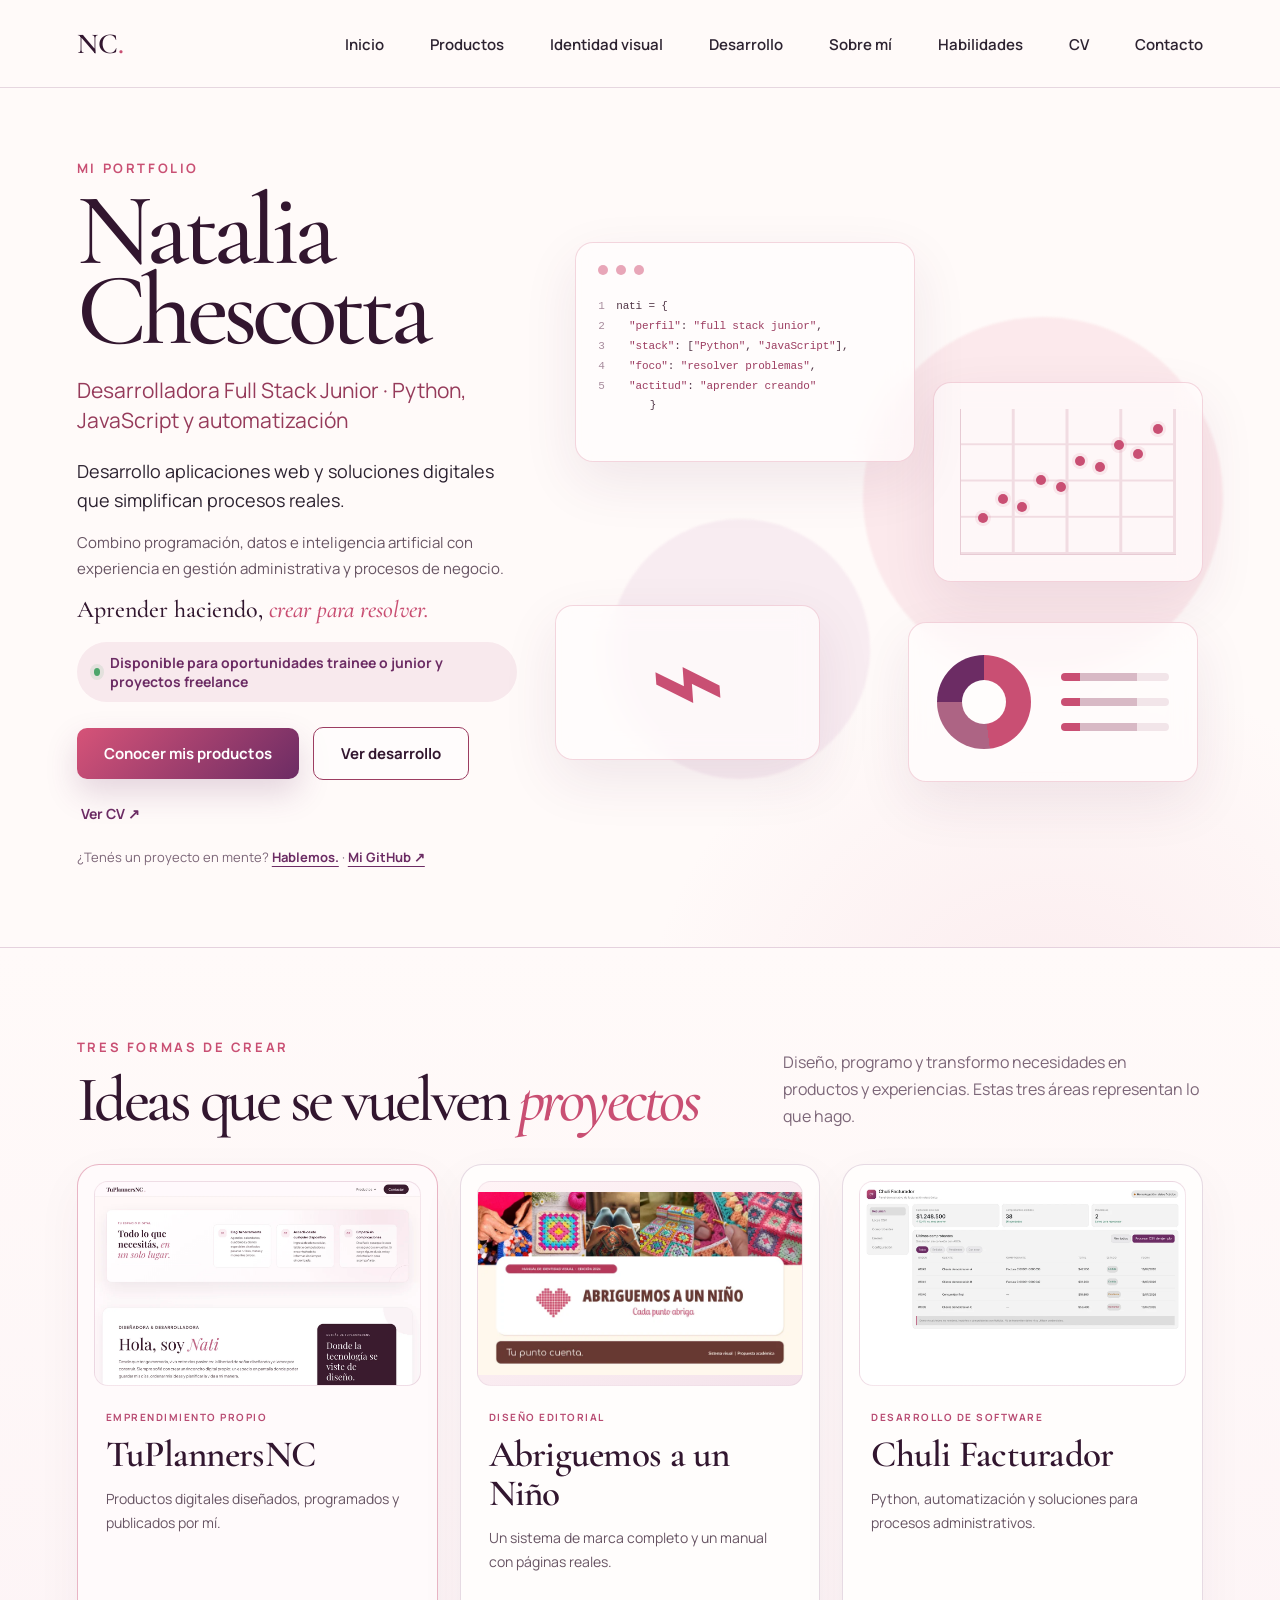
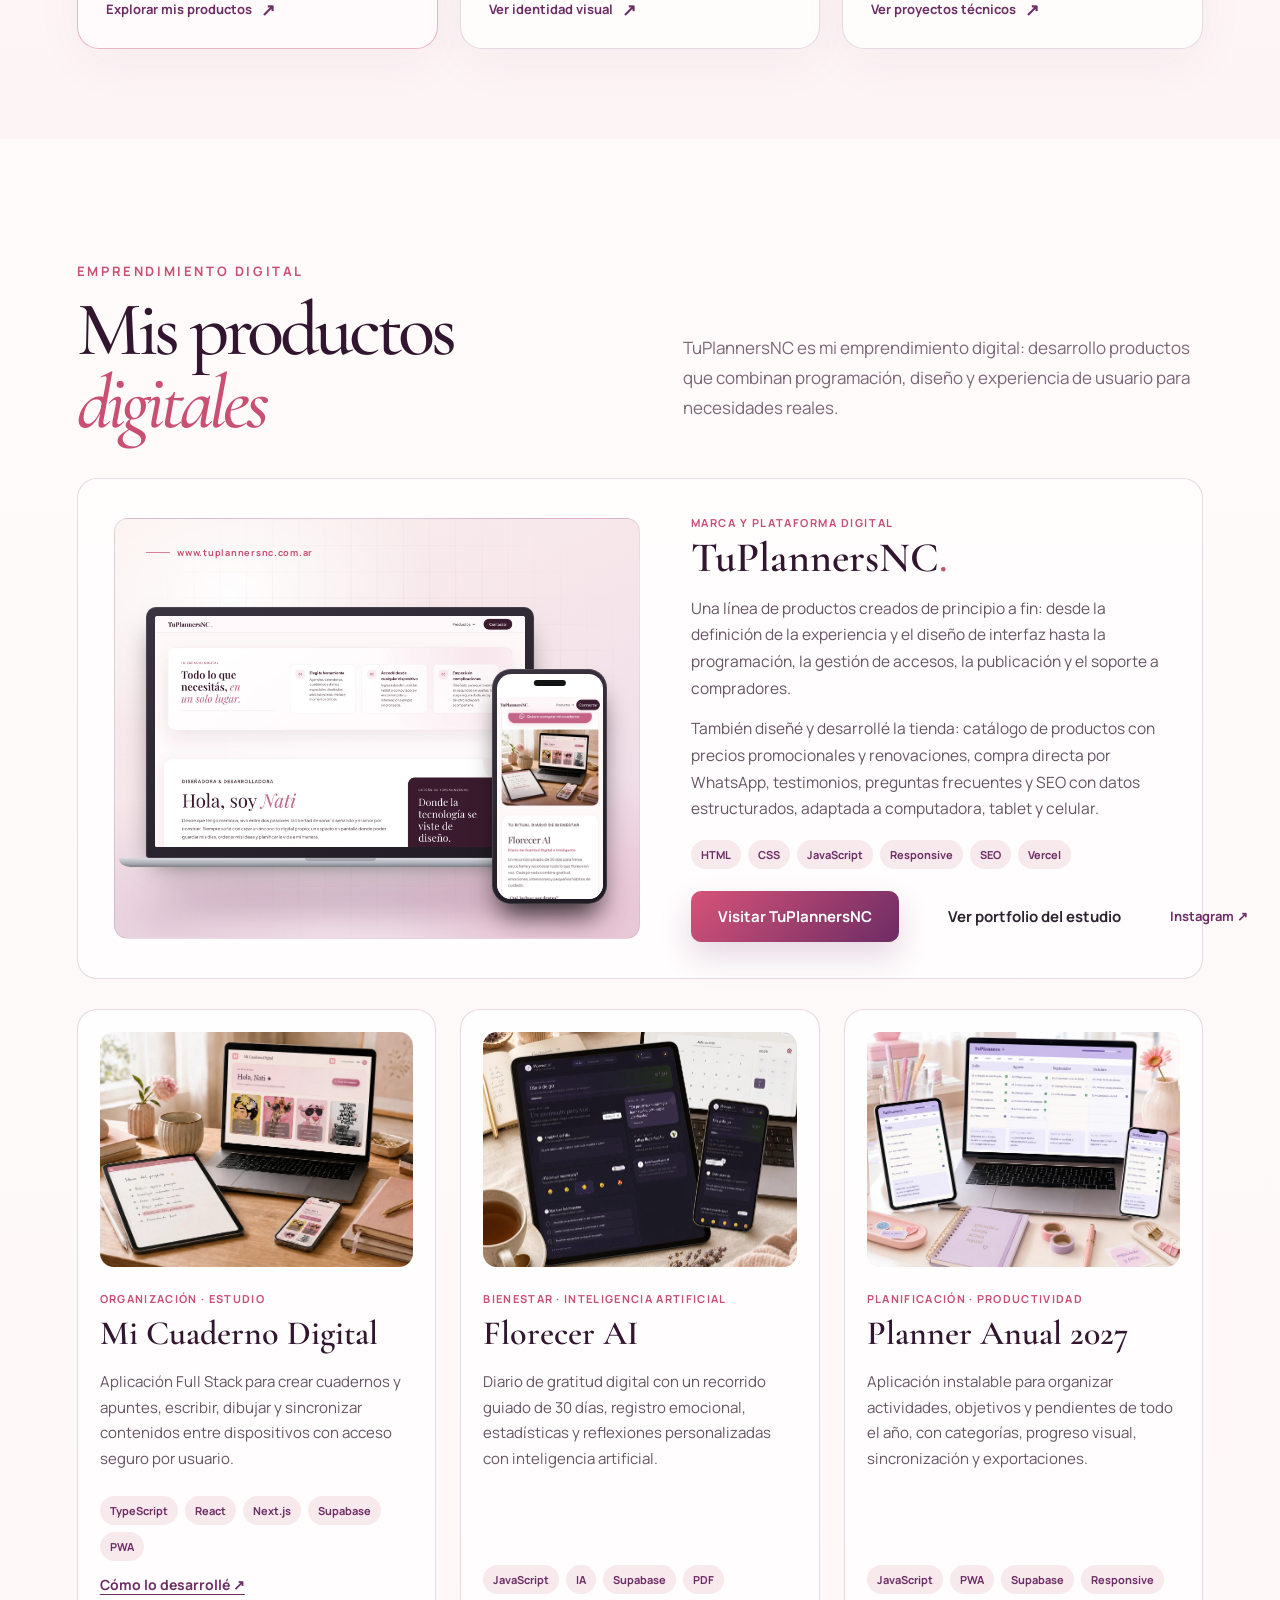
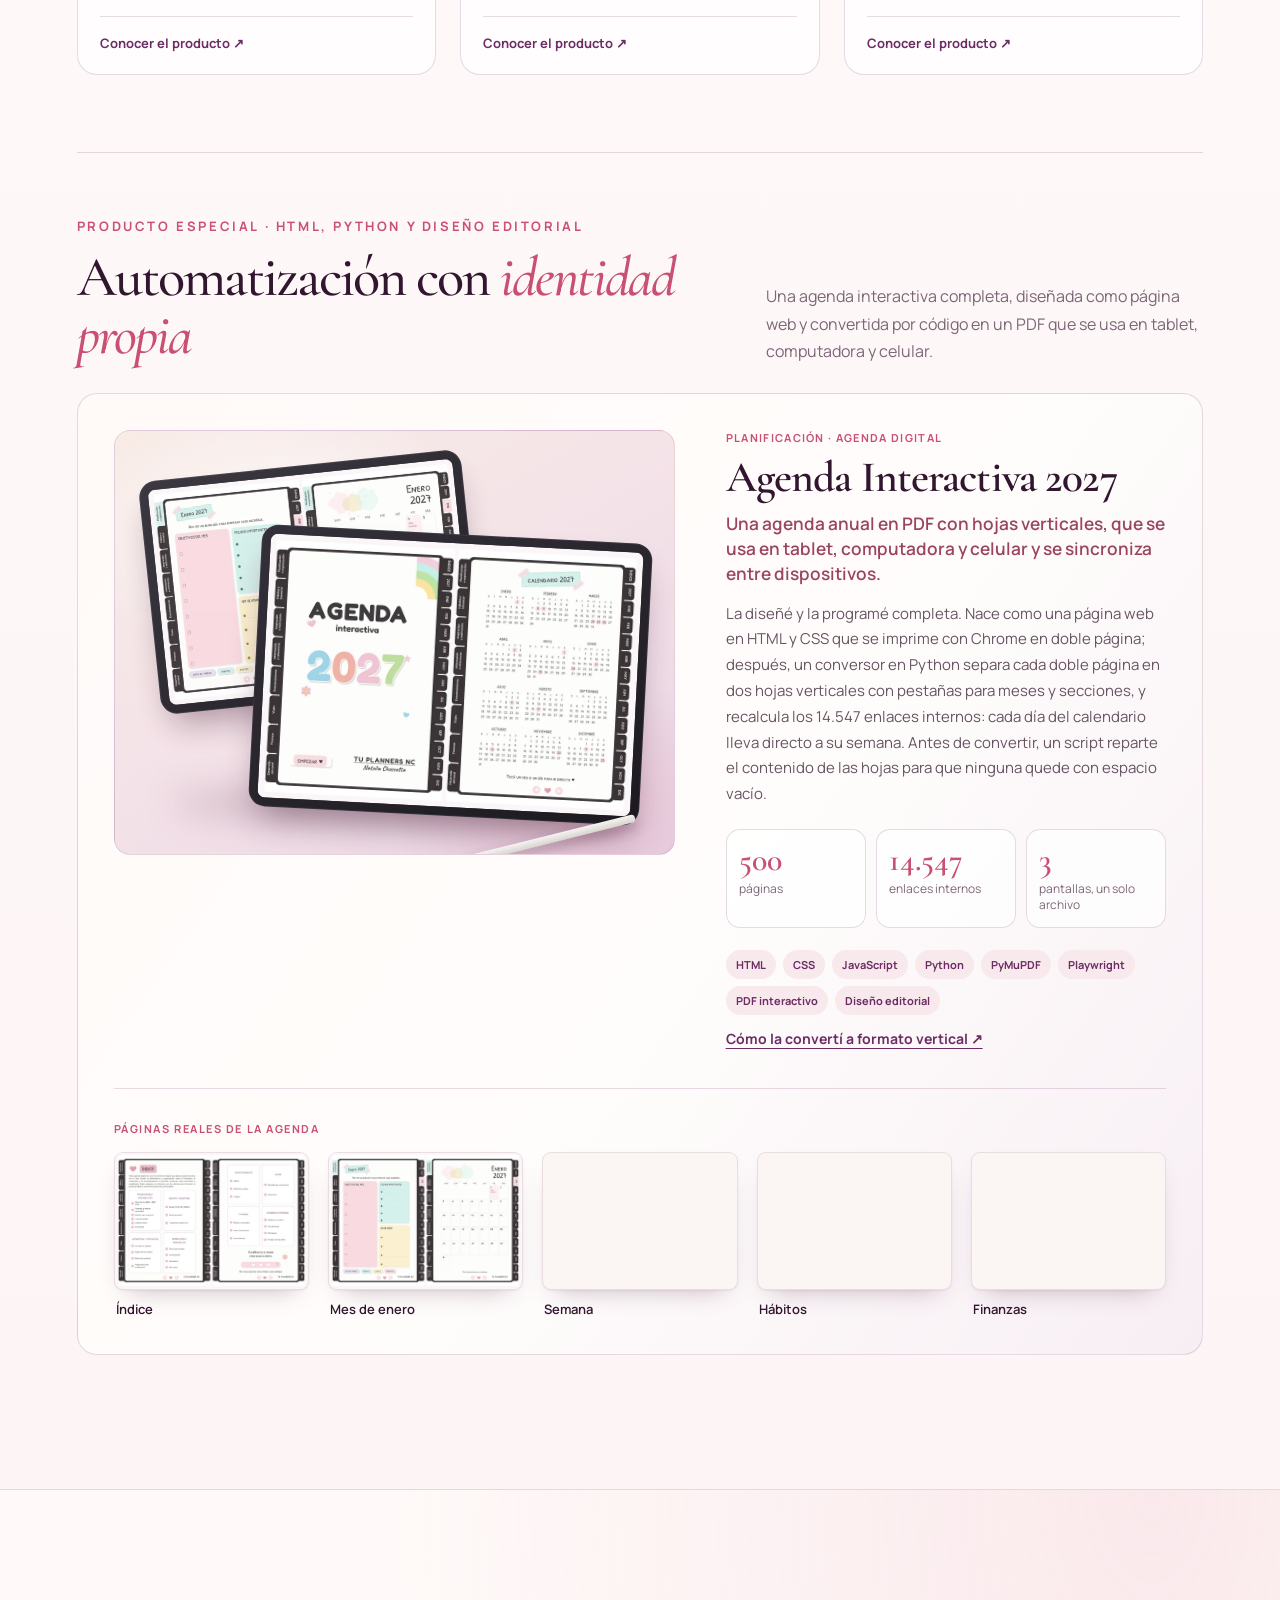
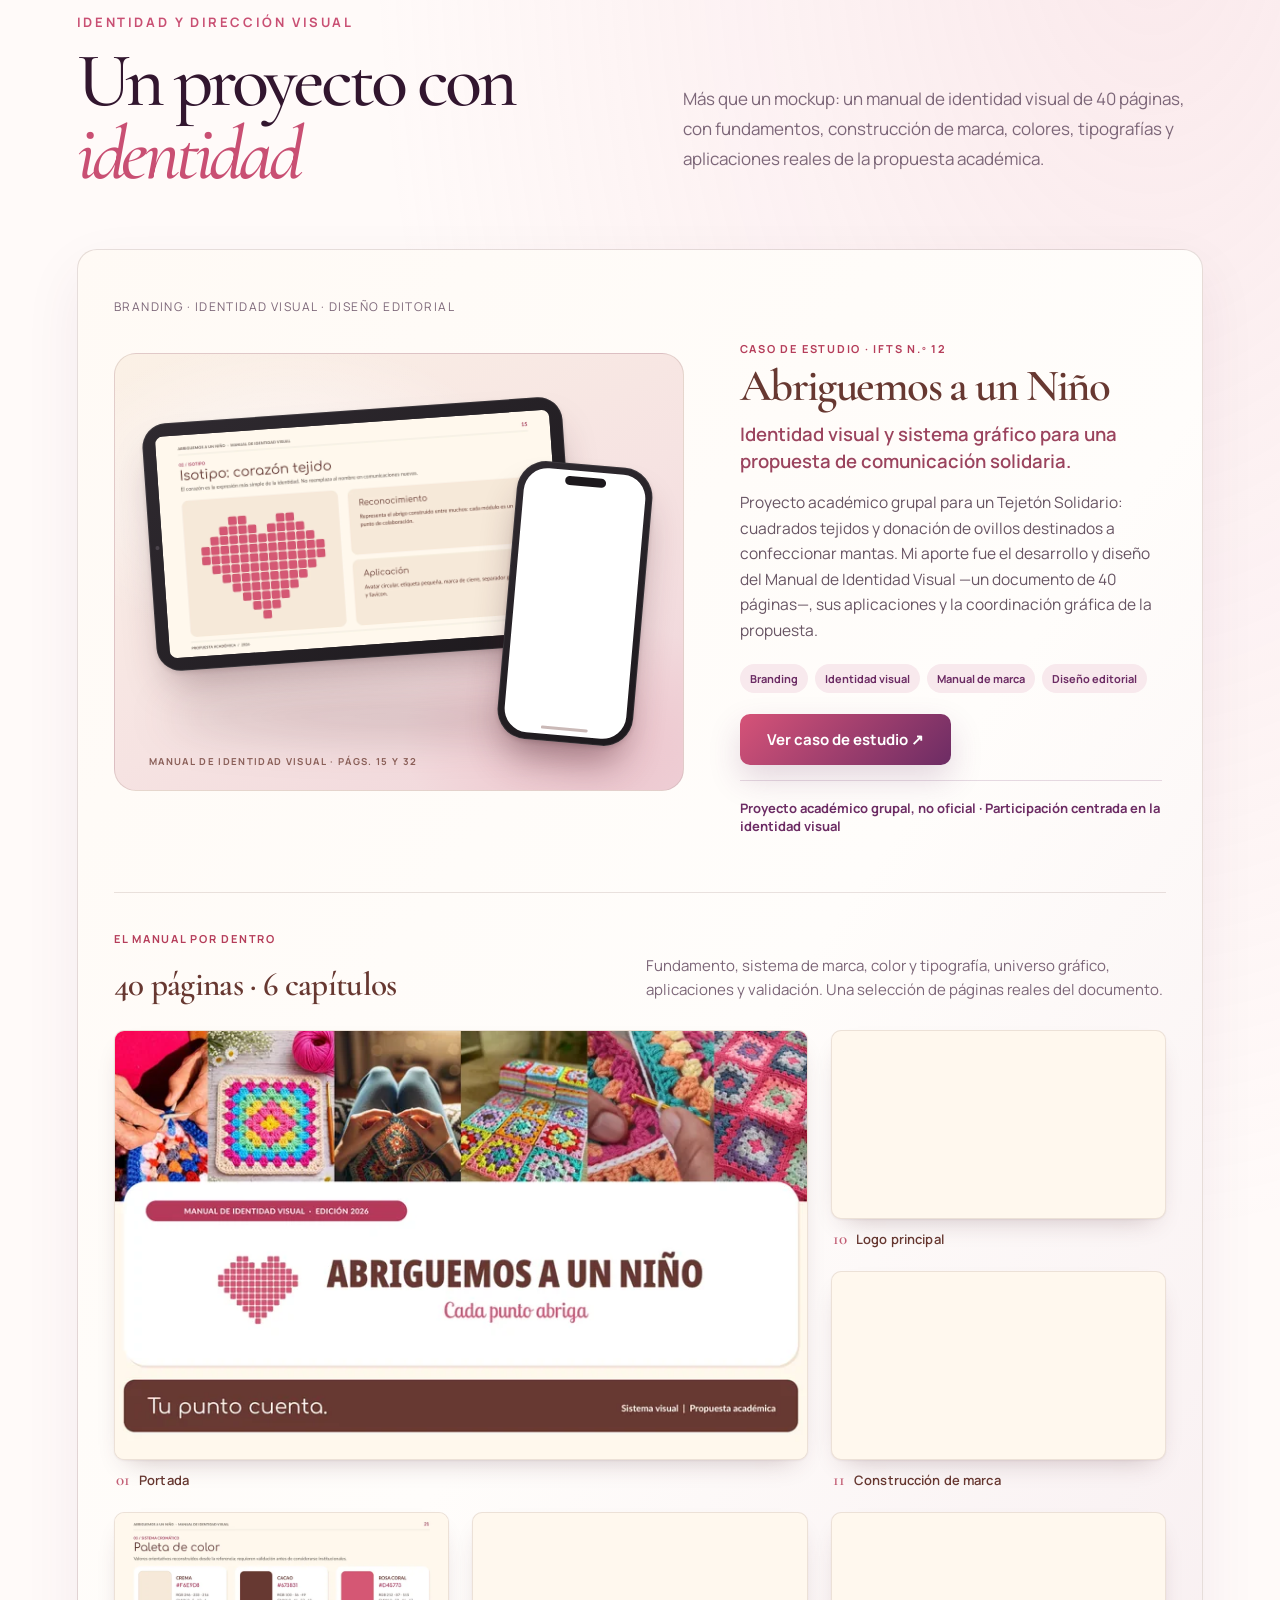
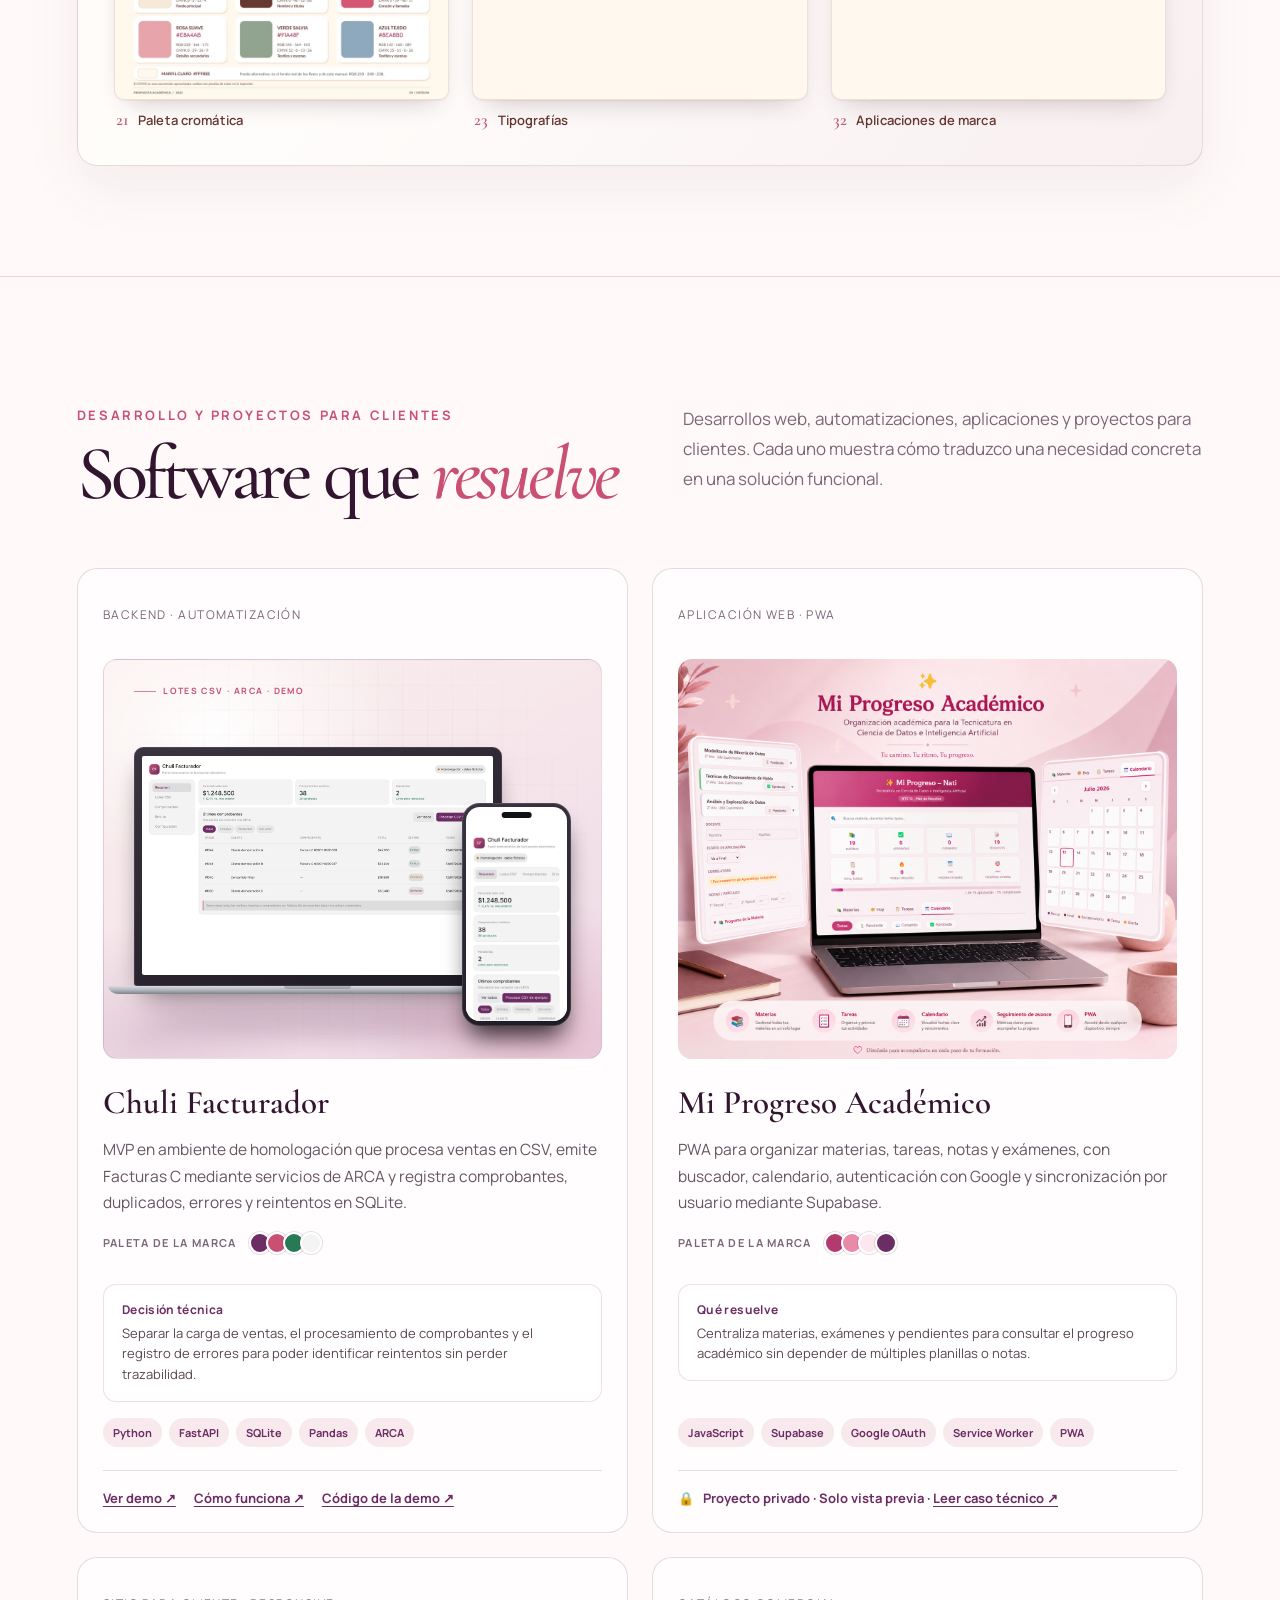
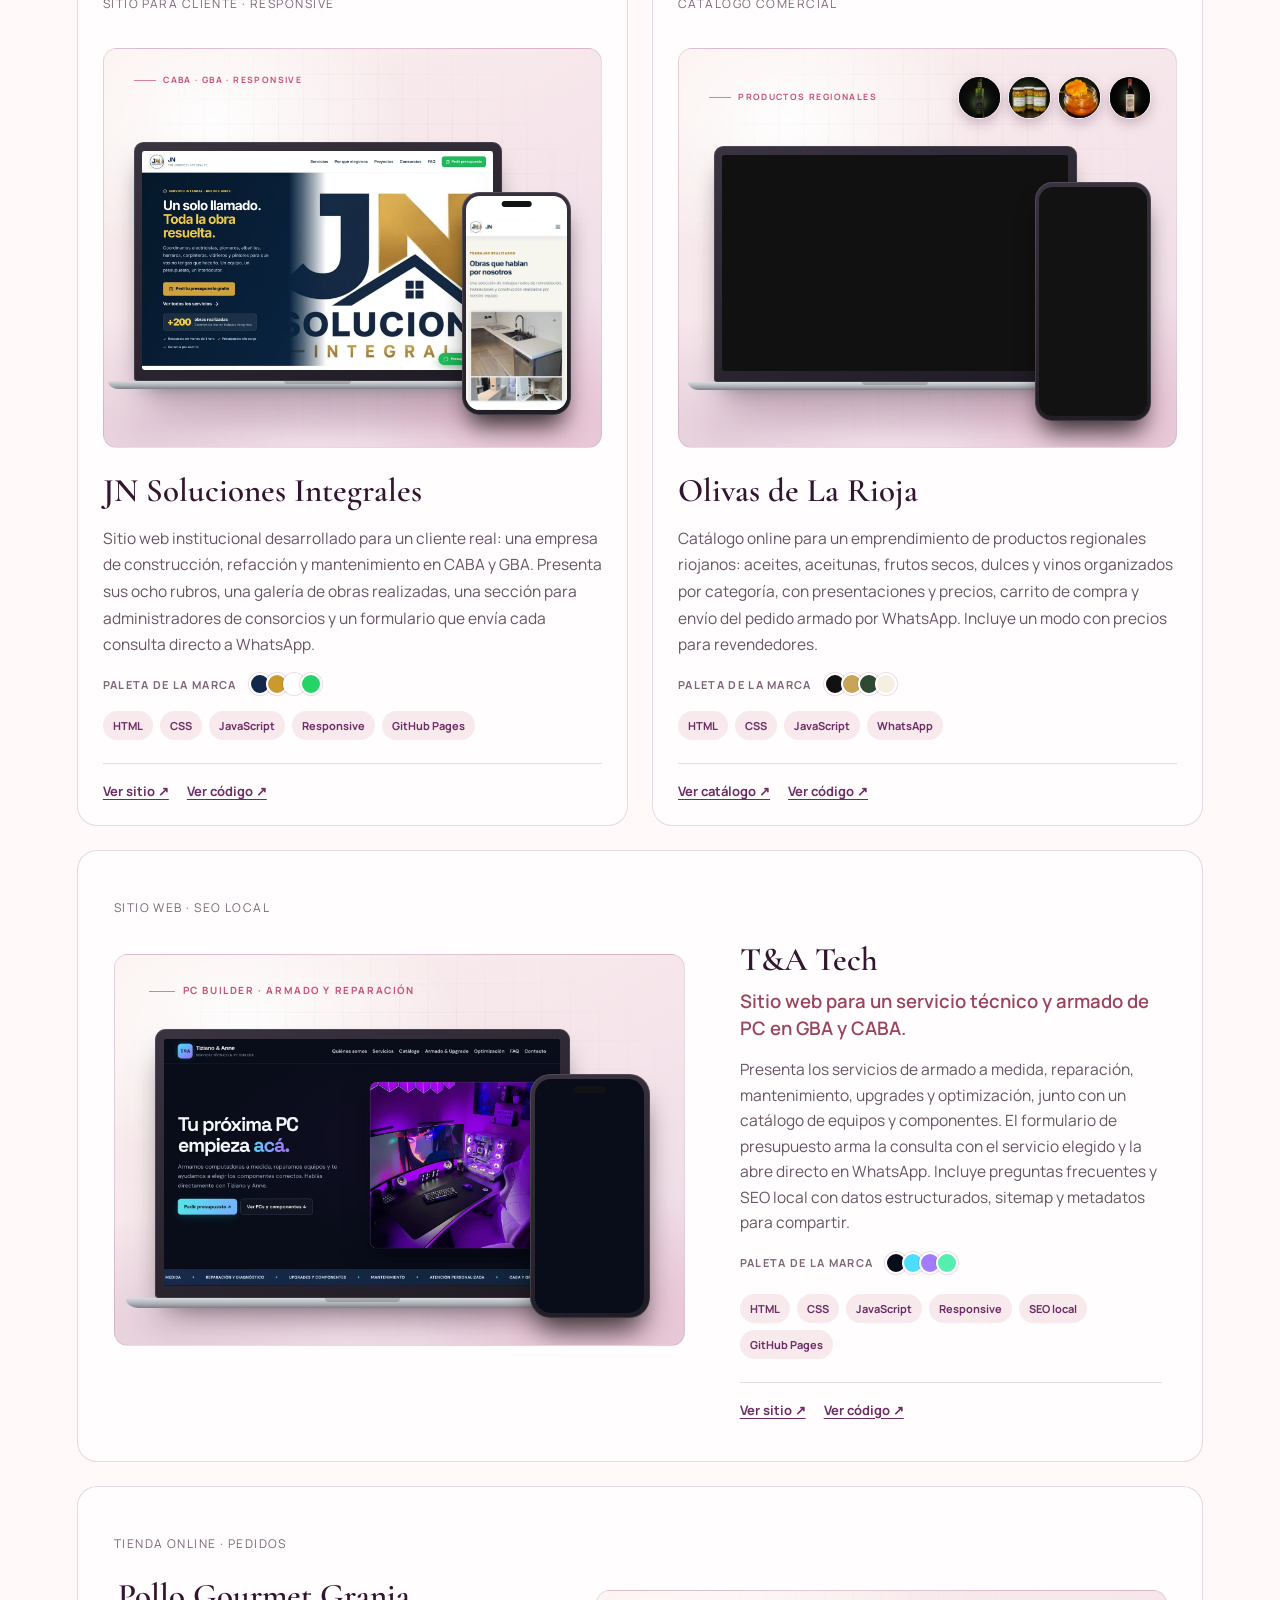
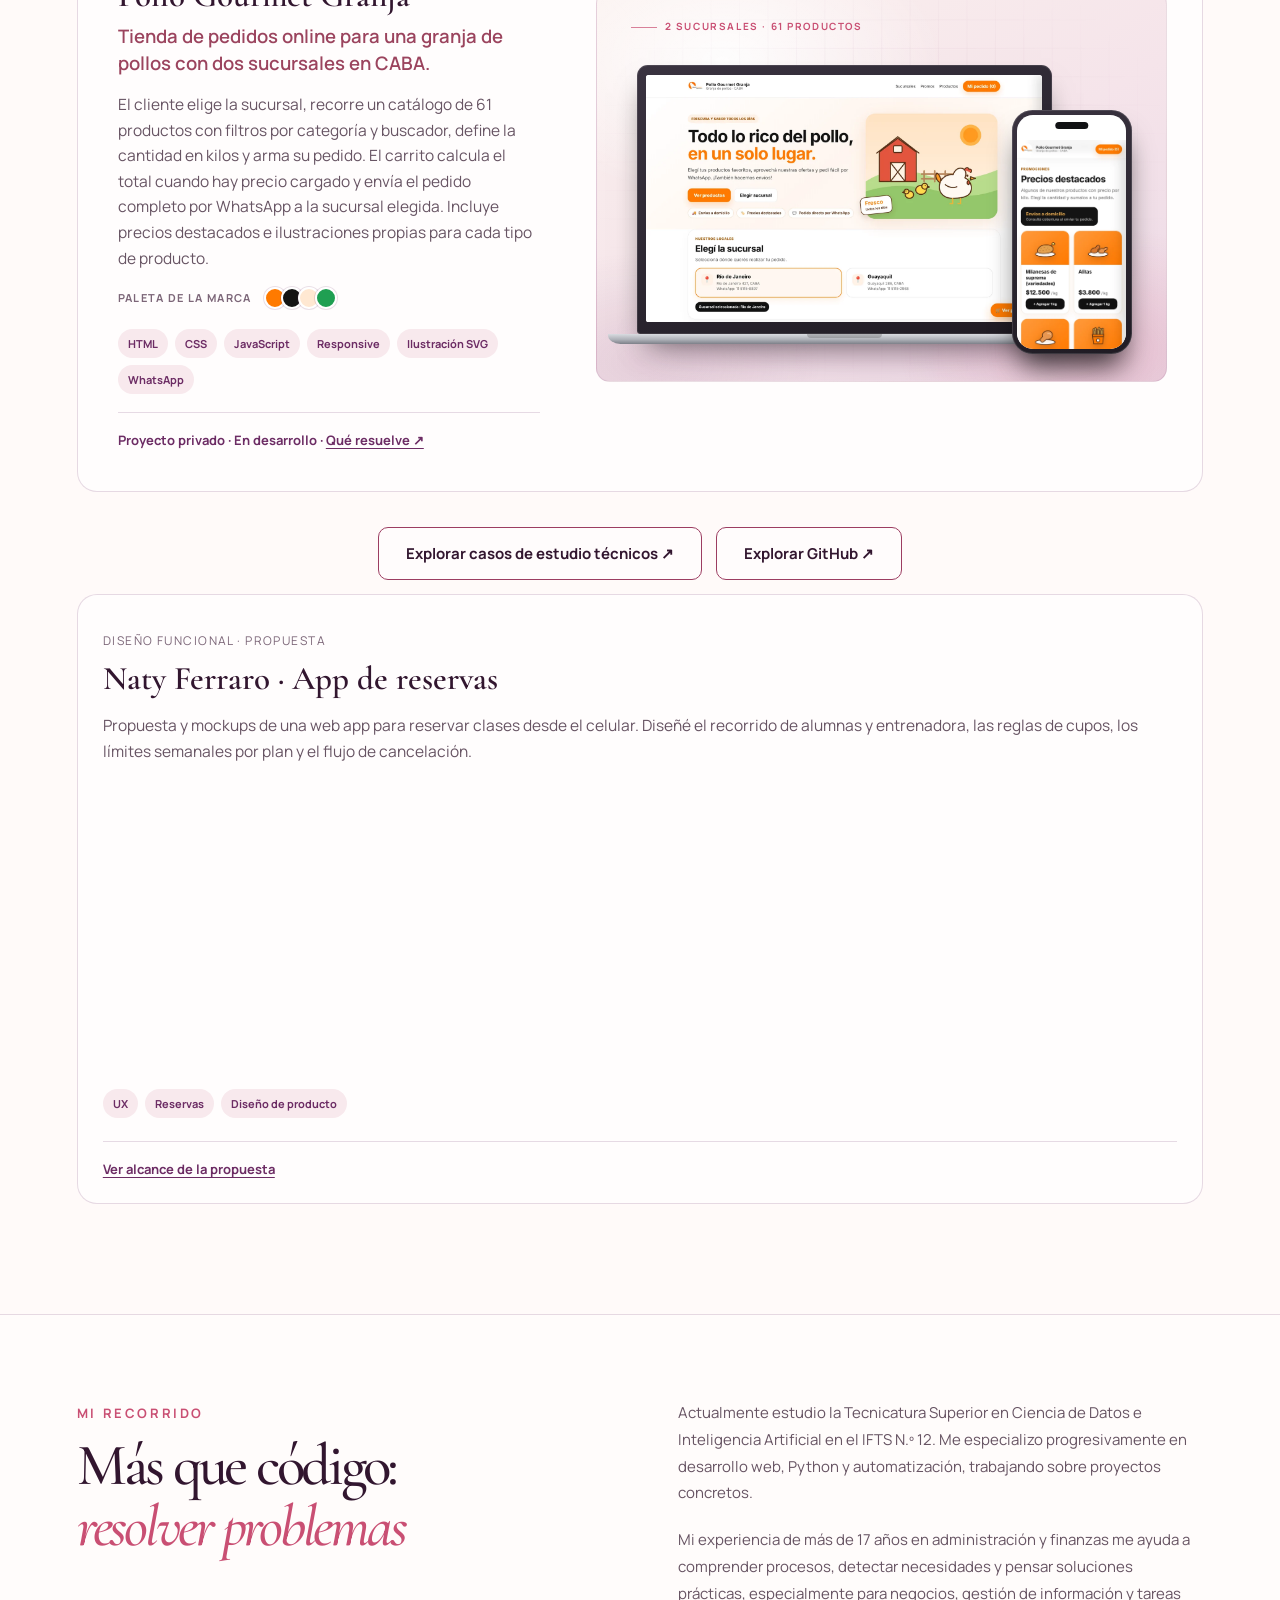
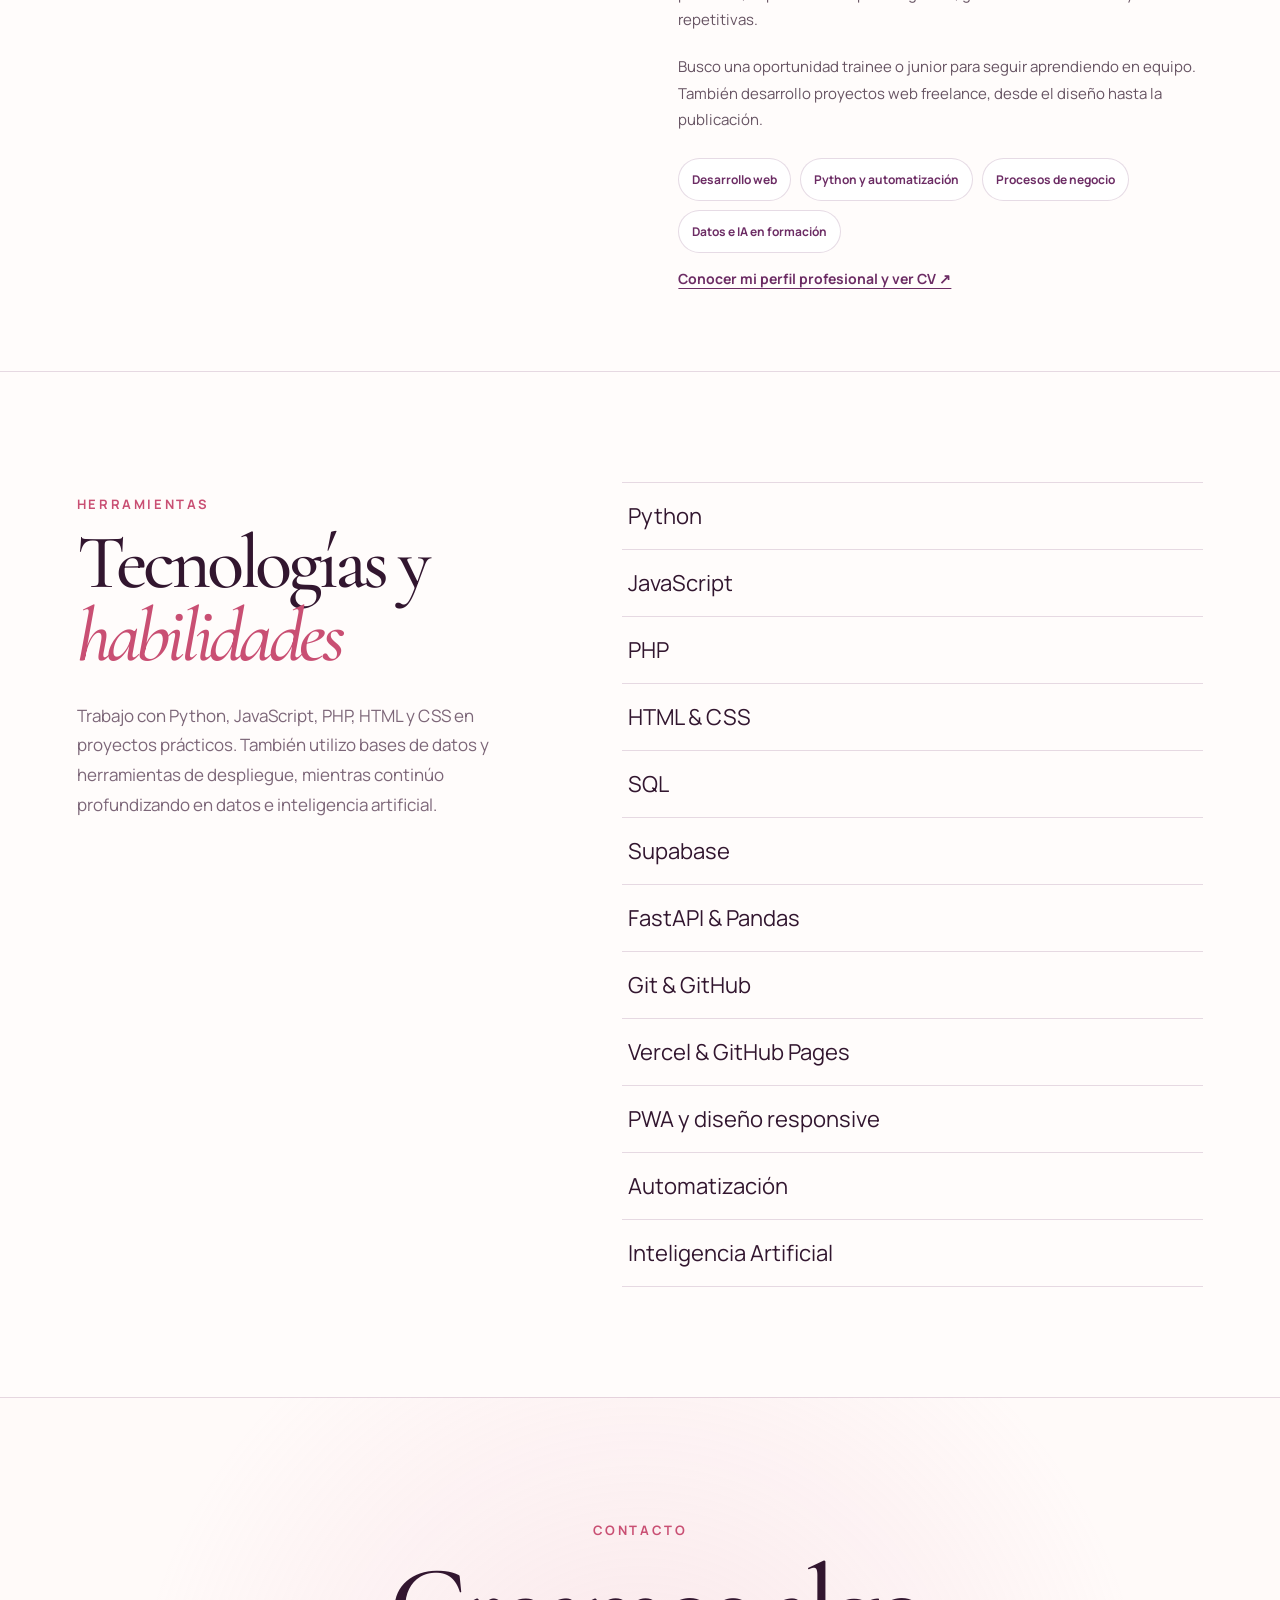
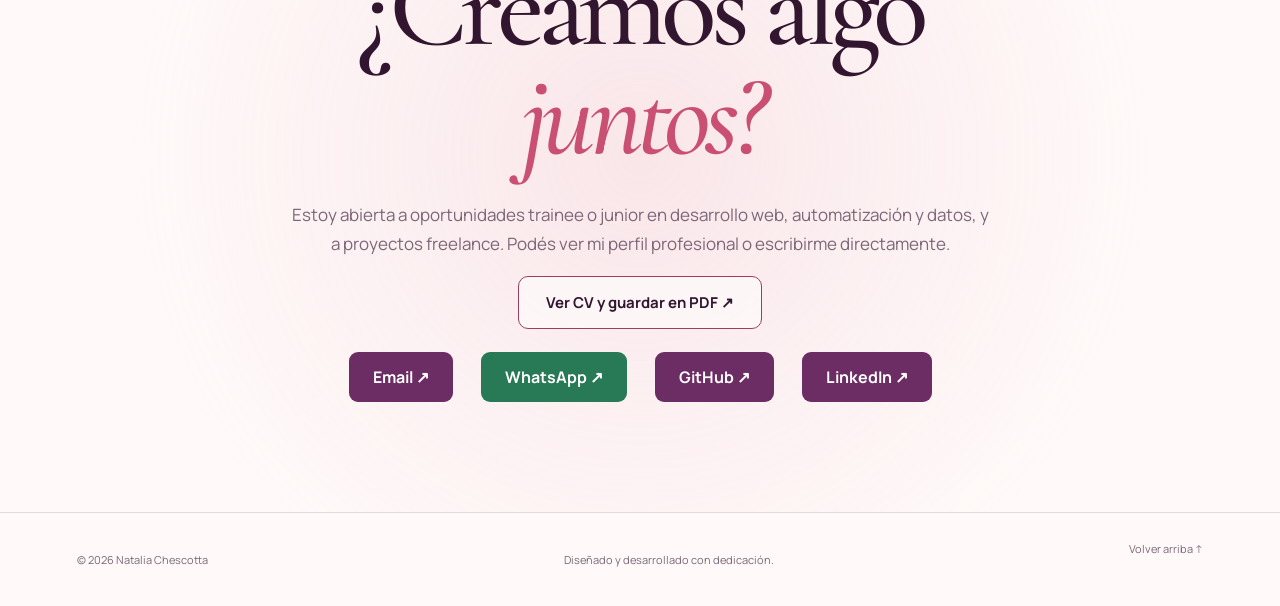
<file: index.html>
<!DOCTYPE html>
<html lang="es">
<head>
  <meta charset="UTF-8">
  <meta name="viewport" content="width=device-width, initial-scale=1.0">
  <meta name="description" content="Portfolio de Natalia Chescotta, desarrolladora de software junior: aplicaciones web, automatización, datos e inteligencia artificial.">
  <meta property="og:type" content="website">
  <meta property="og:url" content="https://laschescottas-cyber.github.io/portfolio-nati/">
  <meta property="og:title" content="Portfolio de Natalia Chescotta | Desarrollo, Datos e IA">
  <meta property="og:description" content="Aplicaciones web, automatización y proyectos de datos desarrollados para resolver necesidades reales.">
  <meta property="og:image" content="https://laschescottas-cyber.github.io/portfolio-nati/assets/portfolio-preview.jpg?v=1">
  <meta property="og:image:width" content="1200">
  <meta property="og:image:height" content="630">
  <meta property="og:image:alt" content="Portfolio de Natalia Chescotta: desarrollo de software, datos e inteligencia artificial">
  <meta name="twitter:card" content="summary_large_image">
  <meta name="twitter:title" content="Portfolio de Natalia Chescotta | Desarrollo, Datos e IA">
  <meta name="twitter:description" content="Aplicaciones web, automatización y proyectos de datos desarrollados para resolver necesidades reales.">
  <meta name="twitter:image" content="https://laschescottas-cyber.github.io/portfolio-nati/assets/portfolio-preview.jpg?v=1">
  <title>Portfolio de Natalia Chescotta | Desarrollo, Datos e IA</title>
  <link rel="canonical" href="https://laschescottas-cyber.github.io/portfolio-nati/">
  <link rel="icon" type="image/svg+xml" href="assets/favicon.svg">
  <meta name="theme-color" content="#fffaf9">
  <link rel="stylesheet" href="styles.css?v=43">
  <script type="application/ld+json">
  {"@context":"https://schema.org","@type":"Person","name":"Natalia Chescotta","url":"https://laschescottas-cyber.github.io/portfolio-nati/","jobTitle":"Desarrolladora de software junior","knowsAbout":["Python","JavaScript","PHP","Desarrollo web","Automatización","Ciencia de Datos"],"sameAs":["https://github.com/laschescottas-cyber","https://www.linkedin.com/in/natalia-chescotta"]}
  </script>
</head>
<body>
  <a class="skip-link" href="#contenido">Saltar al contenido</a>
  <main id="contenido">
    <header class="site-header">
      <a class="brand" href="#inicio" aria-label="Ir al inicio">NC<span>.</span></a>
      <nav aria-label="Navegación principal">
        <a href="#inicio">Inicio</a>
        <a href="#productos-propios">Productos</a>
        <a href="#identidad-visual">Identidad visual</a>
        <a href="#proyectos">Desarrollo</a>
        <a href="#sobre-mi">Sobre mí</a>
        <a href="#habilidades">Habilidades</a>
        <a href="cv.html">CV</a>
        <a href="#contacto">Contacto</a>
      </nav>
      <details class="mobile-nav">
        <summary aria-label="Abrir el menú de navegación">Menú ☰</summary>
        <nav aria-label="Navegación para celulares">
          <a href="#inicio">Inicio</a>
          <a href="#seleccion">Destacados</a>
          <a href="#productos-propios">Productos</a>
          <a href="#identidad-visual">Identidad visual</a>
          <a href="#proyectos">Desarrollo</a>
          <a href="#sobre-mi">Sobre mí</a>
          <a href="#habilidades">Habilidades</a>
          <a href="#contacto">Contacto</a>
          <a href="cv.html">Ver CV</a>
        </nav>
      </details>
    </header>

    <section class="hero" id="inicio">
      <div class="hero-copy">
        <p class="eyebrow">Mi portfolio</p>
        <h1>Natalia<br>Chescotta</h1>
        <p class="hero-role">Desarrolladora Full Stack Junior · Python, JavaScript y automatización</p>
        <p class="hero-intro">Desarrollo aplicaciones web y soluciones digitales que simplifican procesos reales.</p>
        <p class="hero-detail">Combino programación, datos e inteligencia artificial con experiencia en gestión administrativa y procesos de negocio.</p>
        <p class="hero-motto">Aprender haciendo, <em>crear para resolver.</em></p>
        <div class="status"><span></span> Disponible para oportunidades trainee o junior y proyectos freelance</div>
        <div class="hero-actions">
          <a class="button primary" href="#productos-propios">Conocer mis productos</a>
          <a class="button secondary" href="#proyectos">Ver desarrollo</a>
          <a class="hero-github" href="cv.html">Ver CV ↗</a>
          
        </div>
        <p class="hero-cta-note">¿Tenés un proyecto en mente? <a href="#contacto">Hablemos.</a> · <a href="https://github.com/laschescottas-cyber" target="_blank" rel="noopener noreferrer">Mi GitHub ↗</a></p>
      </div>

      <div class="data-art" aria-label="Ilustración de código y datos">
        <div class="orb orb-one"></div><div class="orb orb-two"></div>
        <div class="code-card glass-card">
          <div class="window-dots"><i></i><i></i><i></i></div>
        <pre class="profile-code"><span>1</span>nati = {
<span>2</span>  <em>"perfil"</em>: <em>"full stack junior"</em>,
<span>3</span>  <em>"stack"</em>: [<em>"Python"</em>, <em>"JavaScript"</em>],
<span>4</span>  <em>"foco"</em>: <em>"resolver problemas"</em>,
<span>5</span>  <em>"actitud"</em>: <em>"aprender creando"</em>
        }</pre>
        </div>
        <div class="chart-card glass-card"><div class="chart-grid"><i style="left:8%;bottom:22%"></i><i style="left:17%;bottom:35%"></i><i style="left:26%;bottom:29%"></i><i style="left:35%;bottom:48%"></i><i style="left:44%;bottom:43%"></i><i style="left:53%;bottom:61%"></i><i style="left:62%;bottom:57%"></i><i style="left:71%;bottom:72%"></i><i style="left:80%;bottom:66%"></i><i style="left:89%;bottom:83%"></i></div></div>
        <div class="line-card glass-card"><div class="line-chart">⌁</div></div>
        <div class="stat-card glass-card"><div class="donut"></div><div class="stat-lines"><i></i><i></i><i></i></div></div>
      </div>
    </section>


    

    <section class="selection section" id="seleccion" aria-labelledby="seleccion-title">
      <div class="selection-heading">
        <div>
          <p class="section-kicker">Tres formas de crear</p>
          <h2 id="seleccion-title">Ideas que se vuelven <em>proyectos</em></h2>
        </div>
        <p>Diseño, programo y transformo necesidades en productos y experiencias. Estas tres áreas representan lo que hago.</p>
      </div>
      <div class="selection-grid">
        <a class="selection-card selection-card-product" href="#productos-propios" aria-label="Conocer los productos propios de TuPlannersNC">
          <div class="selection-image"><img src="assets/projects/tuplanners-web-escritorio.webp" alt="Vista real de la tienda TuPlannersNC en escritorio" width="1280" height="800" loading="lazy" decoding="async"></div>
          <div class="selection-copy">
            <span class="selection-label">Emprendimiento propio</span>
            <h3>TuPlannersNC</h3>
            <p>Productos digitales diseñados, programados y publicados por mí.</p>
            <span class="selection-link">Explorar mis productos <span aria-hidden="true">↗</span></span>
          </div>
        </a>
        <a class="selection-card" href="#identidad-visual" aria-label="Explorar el manual de identidad visual de Abriguemos a un Niño">
          <div class="selection-image"><img src="assets/projects/abriguemos-manual-p01-portada-800.webp" alt="Portada del manual de identidad visual de Abriguemos a un Niño" width="1600" height="900" loading="lazy" decoding="async"></div>
          <div class="selection-copy">
            <span class="selection-label">Diseño editorial</span>
            <h3>Abriguemos a un Niño</h3>
            <p>Un sistema de marca completo y un manual con páginas reales.</p>
            <span class="selection-link">Ver identidad visual <span aria-hidden="true">↗</span></span>
          </div>
        </a>
        <a class="selection-card" href="#proyectos" aria-label="Ver los proyectos técnicos y el desarrollo de Chuli Facturador">
          <div class="selection-image"><img src="assets/projects/chuli-demo-escritorio.webp" alt="Captura de la demo de Chuli Facturador" width="1280" height="800" loading="lazy" decoding="async"></div>
          <div class="selection-copy">
            <span class="selection-label">Desarrollo de software</span>
            <h3>Chuli Facturador</h3>
            <p>Python, automatización y soluciones para procesos administrativos.</p>
            <span class="selection-link">Ver proyectos técnicos <span aria-hidden="true">↗</span></span>
          </div>
        </a>
      </div>
    </section>

<section class="own-products section" id="productos-propios">
      <div class="section-heading products-heading">
        <div><p class="section-kicker">Emprendimiento digital</p><h2>Mis productos <em>digitales</em></h2></div>
        <p>TuPlannersNC es mi emprendimiento digital: desarrollo productos que combinan programación, diseño y experiencia de usuario para necesidades reales.</p>
      </div>

      <article class="brand-intro brand-web">
        <a class="project-visual dv-stage tuplanners-devices" href="https://www.tuplannersnc.com.ar/" target="_blank" rel="noopener noreferrer" aria-label="Visitar la tienda TuPlannersNC">
          <div class="dv-head" aria-hidden="true"><p class="dv-label">www.tuplannersnc.com.ar</p></div>
          <div class="dv-laptop" aria-hidden="true">
            <div class="dv-laptop-lid"><div class="dv-laptop-screen"><img src="assets/projects/tuplanners-web-escritorio.webp" alt="Sitio web de TuPlannersNC en computadora" width="1280" height="800" loading="lazy" decoding="async"></div></div>
            <div class="dv-laptop-base"></div>
          </div>
          <div class="dv-phone" aria-hidden="true">
            <div class="dv-phone-screen"><img src="assets/projects/tuplanners-web-celular.webp" alt="Sitio web de TuPlannersNC en celular" width="540" height="1169" loading="lazy" decoding="async"></div>
          </div>
        </a>
        <div class="brand-web-copy">
          <p class="brand-label">Marca y plataforma digital</p>
          <h3>TuPlannersNC<span>.</span></h3>
          <p>Una línea de productos creados de principio a fin: desde la definición de la experiencia y el diseño de interfaz hasta la programación, la gestión de accesos, la publicación y el soporte a compradores.</p>
          <p>También diseñé y desarrollé la tienda: catálogo de productos con precios promocionales y renovaciones, compra directa por WhatsApp, testimonios, preguntas frecuentes y SEO con datos estructurados, adaptada a computadora, tablet y celular.</p>
          <div class="tags"><span>HTML</span><span>CSS</span><span>JavaScript</span><span>Responsive</span><span>SEO</span><span>Vercel</span></div>
          <div class="brand-actions">
            <a class="button primary" href="https://www.tuplannersnc.com.ar/" target="_blank" rel="noopener noreferrer">Visitar TuPlannersNC</a>
            <a class="button" href="https://www.tuplannersnc.com.ar/portfolio">Ver portfolio del estudio</a>
            <a class="text-link" href="https://www.instagram.com/tuplannersnc" target="_blank" rel="noopener noreferrer">Instagram ↗</a>
          </div>
        </div>
      </article>

      

      <div class="product-showcase-grid">
        <article class="product-showcase-card">
          <a class="product-image" href="https://www.tuplannersnc.com.ar/#cuaderno-digital" target="_blank" rel="noopener noreferrer" aria-label="Conocer Mi Cuaderno Digital">
            <img src="assets/projects/mockup-mi-cuaderno-digital-v2.webp" alt="Mi Cuaderno Digital abierto en computadora, tablet y celular" loading="lazy">
          </a>
          <p class="product-type">Organización · Estudio</p>
          <h3>Mi Cuaderno Digital</h3>
          <p>Aplicación Full Stack para crear cuadernos y apuntes, escribir, dibujar y sincronizar contenidos entre dispositivos con acceso seguro por usuario.</p>
          <div class="tags"><span>TypeScript</span><span>React</span><span>Next.js</span><span>Supabase</span><span>PWA</span></div>
          <a class="section-intro-link" href="casos-tecnicos.html#cuaderno">Cómo lo desarrollé ↗</a>
          <a class="product-link" href="https://www.tuplannersnc.com.ar/#cuaderno-digital" target="_blank" rel="noopener noreferrer">Conocer el producto ↗</a>
        </article>

        <article class="product-showcase-card">
          <a class="product-image" href="https://www.tuplannersnc.com.ar/#florecer-ai" target="_blank" rel="noopener noreferrer" aria-label="Conocer Florecer AI">
            <img src="assets/projects/mockup-florecer-ai.webp" alt="Florecer AI, diario de gratitud digital, abierto en tablet y celular" loading="lazy">
          </a>
          <p class="product-type">Bienestar · Inteligencia artificial</p>
          <h3>Florecer AI</h3>
          <p>Diario de gratitud digital con un recorrido guiado de 30 días, registro emocional, estadísticas y reflexiones personalizadas con inteligencia artificial.</p>
          <div class="tags"><span>JavaScript</span><span>IA</span><span>Supabase</span><span>PDF</span></div>
          <a class="product-link" href="https://www.tuplannersnc.com.ar/#florecer-ai" target="_blank" rel="noopener noreferrer">Conocer el producto ↗</a>
        </article>

        <article class="product-showcase-card">
          <a class="product-image" href="https://www.tuplannersnc.com.ar/#catalogo" target="_blank" rel="noopener noreferrer" aria-label="Conocer Planner Anual 2027">
            <img src="assets/projects/mockup-planner-anual-2027.svg" alt="Planner Anual 2027 instalado en computadora, tablet y celular" loading="lazy">
          </a>
          <p class="product-type">Planificación · Productividad</p>
          <h3>Planner Anual 2027</h3>
          <p>Aplicación instalable para organizar actividades, objetivos y pendientes de todo el año, con categorías, progreso visual, sincronización y exportaciones.</p>
          <div class="tags"><span>JavaScript</span><span>PWA</span><span>Supabase</span><span>Responsive</span></div>
          <a class="product-link" href="https://www.tuplannersnc.com.ar/#catalogo" target="_blank" rel="noopener noreferrer">Conocer el producto ↗</a>
        </article>
      </div>

    
      <div class="product-subheading">
        <div>
          <p class="section-kicker">Producto especial · HTML, Python y diseño editorial</p>
          <h3>Automatización con <em>identidad propia</em></h3>
        </div>
        <p>Una agenda interactiva completa, diseñada como página web y convertida por código en un PDF que se usa en tablet, computadora y celular.</p>
      </div>

      <article class="agenda-feature">
        <a class="agenda-stage" href="assets/projects/agenda2027-v3-dispositivos.webp" target="_blank" rel="noopener noreferrer" data-caption="La misma agenda en computadora, tablet y celular" aria-label="Ver la Agenda Interactiva 2027 en computadora, tablet y celular">
          <div class="agenda-tablet agenda-tablet-back" aria-hidden="true"><div class="agenda-tablet-screen"><img src="assets/projects/agenda2027-v3-enero-800.webp" srcset="assets/projects/agenda2027-v3-enero-800.webp 800w, assets/projects/agenda2027-v3-enero-1600.webp 1600w" sizes="30vw" width="1600" height="1131" alt="" loading="lazy" decoding="async"></div></div>
          <div class="agenda-tablet agenda-tablet-front"><div class="agenda-tablet-screen"><img src="assets/projects/agenda2027-v3-portada-800.webp" srcset="assets/projects/agenda2027-v3-portada-800.webp 800w, assets/projects/agenda2027-v3-portada-1600.webp 1600w" sizes="(max-width: 900px) 80vw, 40vw" width="1600" height="1131" alt="Portada y calendario 2027 de la Agenda Interactiva en hojas verticales con pestañas laterales" decoding="async"></div></div>
          <span class="agenda-pen" aria-hidden="true"></span>
        </a>
        <div class="agenda-copy">
          <p class="product-type">Planificación · Agenda digital</p>
          <h3>Agenda Interactiva 2027</h3>
          <p class="agenda-subtitle">Una agenda anual en PDF con hojas verticales, que se usa en tablet, computadora y celular y se sincroniza entre dispositivos.</p>
          <p>La diseñé y la programé completa. Nace como una página web en HTML y CSS que se imprime con Chrome en doble página; después, un conversor en Python separa cada doble página en dos hojas verticales con pestañas para meses y secciones, y recalcula los 14.547 enlaces internos: cada día del calendario lleva directo a su semana. Antes de convertir, un script reparte el contenido de las hojas para que ninguna quede con espacio vacío.</p>
          <ul class="agenda-stats">
            <li><strong>500</strong><span>páginas</span></li>
            <li><strong>14.547</strong><span>enlaces internos</span></li>
            <li><strong>3</strong><span>pantallas, un solo archivo</span></li>
          </ul>
          <div class="tags"><span>HTML</span><span>CSS</span><span>JavaScript</span><span>Python</span><span>PyMuPDF</span><span>Playwright</span><span>PDF interactivo</span><span>Diseño editorial</span></div>
          <a class="section-intro-link" href="casos-tecnicos.html#agenda">Cómo la convertí a formato vertical ↗</a>
        </div>
        <div class="agenda-gallery" data-lightbox>
          <p class="agenda-gallery-title">Páginas reales de la agenda</p>
          <ol>
              <li>
                <a href="assets/projects/agenda2027-v3-indice-1600.webp" target="_blank" rel="noopener noreferrer" data-caption="Índice">
                  <img src="assets/projects/agenda2027-v3-indice-800.webp" srcset="assets/projects/agenda2027-v3-indice-800.webp 800w, assets/projects/agenda2027-v3-indice-1600.webp 1600w" sizes="(max-width: 640px) 70vw, 18vw" width="1600" height="1131" alt="Índice de la agenda con las ocho secciones enlazadas" loading="lazy" decoding="async">
                </a>
                <p>Índice</p>
              </li>
              <li>
                <a href="assets/projects/agenda2027-v3-enero-1600.webp" target="_blank" rel="noopener noreferrer" data-caption="Mes de enero">
                  <img src="assets/projects/agenda2027-v3-enero-800.webp" srcset="assets/projects/agenda2027-v3-enero-800.webp 800w, assets/projects/agenda2027-v3-enero-1600.webp 1600w" sizes="(max-width: 640px) 70vw, 18vw" width="1600" height="1131" alt="Objetivos y calendario de enero en dos hojas verticales con pestañas laterales" loading="lazy" decoding="async">
                </a>
                <p>Mes de enero</p>
              </li>
              <li>
                <a href="assets/projects/agenda2027-v3-semana-1600.webp" target="_blank" rel="noopener noreferrer" data-caption="Semana">
                  <img src="assets/projects/agenda2027-v3-semana-800.webp" srcset="assets/projects/agenda2027-v3-semana-800.webp 800w, assets/projects/agenda2027-v3-semana-1600.webp 1600w" sizes="(max-width: 640px) 70vw, 18vw" width="1600" height="1131" alt="Semana de enero repartida en dos hojas, con frase y menú semanal" loading="lazy" decoding="async">
                </a>
                <p>Semana</p>
              </li>
              <li>
                <a href="assets/projects/agenda2027-v3-habitos-1600.webp" target="_blank" rel="noopener noreferrer" data-caption="Hábitos">
                  <img src="assets/projects/agenda2027-v3-habitos-800.webp" srcset="assets/projects/agenda2027-v3-habitos-800.webp 800w, assets/projects/agenda2027-v3-habitos-1600.webp 1600w" sizes="(max-width: 640px) 70vw, 18vw" width="1600" height="1131" alt="Seguimiento de hábitos saludables y lista de hacer más y hacer menos" loading="lazy" decoding="async">
                </a>
                <p>Hábitos</p>
              </li>
              <li>
                <a href="assets/projects/agenda2027-v3-finanzas-1600.webp" target="_blank" rel="noopener noreferrer" data-caption="Finanzas">
                  <img src="assets/projects/agenda2027-v3-finanzas-800.webp" srcset="assets/projects/agenda2027-v3-finanzas-800.webp 800w, assets/projects/agenda2027-v3-finanzas-1600.webp 1600w" sizes="(max-width: 640px) 70vw, 18vw" width="1600" height="1131" alt="Gastos del mes y control de gastos fijos" loading="lazy" decoding="async">
                </a>
                <p>Finanzas</p>
              </li>
          </ol>
        </div>
      </article>

    </section>


    <section class="brand-case-section section" id="identidad-visual" aria-labelledby="titulo-identidad">
      <div class="section-heading brand-section-heading">
        <div>
          <p class="section-kicker">Identidad y dirección visual</p>
          <h2 id="titulo-identidad">Un proyecto con <em>identidad</em></h2>
        </div>
        <p>Más que un mockup: un manual de identidad visual de 40 páginas, con fundamentos, construcción de marca, colores, tipografías y aplicaciones reales de la propuesta académica.</p>
      </div>
      <div class="brand-feature-grid">
        <article class="project-card rose abriguemos-case-study">
          <div class="project-top"><p>Branding · Identidad visual · Diseño editorial</p></div>
          <a class="project-visual abriguemos-devices" href="abriguemos-identidad-visual.html" aria-label="Abrir el caso de estudio de identidad visual de Abriguemos a un Niño">
            <div class="abriguemos-device-glow" aria-hidden="true"></div>
            <div class="abriguemos-tablet" aria-hidden="true">
              <div class="abriguemos-tablet-camera"></div>
              <div class="abriguemos-tablet-screen">
                <img src="assets/projects/abriguemos-mockup-tablet-isotipo.webp" alt="" width="1600" height="900" loading="lazy" decoding="async">
              </div>
            </div>
            <div class="abriguemos-phone" aria-hidden="true">
              <div class="abriguemos-phone-speaker"></div>
              <div class="abriguemos-phone-screen">
                <img src="assets/projects/abriguemos-mockup-phone-historia.webp" alt="" width="640" height="1195" loading="lazy" decoding="async">
              </div>
              <div class="abriguemos-phone-home"></div>
            </div>
            <span class="abriguemos-devices-caption">MANUAL DE IDENTIDAD VISUAL · PÁGS. 15 Y 32</span>
          </a>
          <div class="abriguemos-case-study-copy">
            <p class="abriguemos-eyebrow">CASO DE ESTUDIO · IFTS N.º 12</p>
            <h3>Abriguemos a un Niño</h3>
            <p class="abriguemos-subtitle">Identidad visual y sistema gráfico para una propuesta de comunicación solidaria.</p>
            <p class="project-description">Proyecto académico grupal para un Tejetón Solidario: cuadrados tejidos y donación de ovillos destinados a confeccionar mantas. Mi aporte fue el desarrollo y diseño del Manual de Identidad Visual —un documento de 40 páginas—, sus aplicaciones y la coordinación gráfica de la propuesta.</p>
            <div class="tags"><span>Branding</span><span>Identidad visual</span><span>Manual de marca</span><span>Diseño editorial</span></div>
            <a class="button primary abriguemos-case-button" href="abriguemos-identidad-visual.html">Ver caso de estudio ↗</a>
            <div class="private-project">Proyecto académico grupal, no oficial · Participación centrada en la identidad visual</div>
          </div>
          <div class="abriguemos-manual-gallery">
            <div class="abriguemos-gallery-head">
              <p class="abriguemos-eyebrow">EL MANUAL POR DENTRO</p>
              <h4>40 páginas · 6 capítulos</h4>
              <p>Fundamento, sistema de marca, color y tipografía, universo gráfico, aplicaciones y validación. Una selección de páginas reales del documento.</p>
            </div>
            <ol class="abriguemos-gallery-grid">
              <li class="abriguemos-page is-feature">
                <a href="assets/projects/abriguemos-manual-p01-portada-1600.webp" target="_blank" rel="noopener noreferrer" data-caption="Pág. 01 · Portada">
                  <img src="assets/projects/abriguemos-manual-p01-portada-800.webp" srcset="assets/projects/abriguemos-manual-p01-portada-800.webp 800w, assets/projects/abriguemos-manual-p01-portada-1600.webp 1600w" sizes="(max-width: 640px) 82vw, 60vw" width="1600" height="900" alt="Portada del Manual de Identidad Visual, edición 2026" loading="lazy" decoding="async">
                </a>
                <p><span>01</span>Portada</p>
              </li>
              <li class="abriguemos-page">
                <a href="assets/projects/abriguemos-manual-p10-logo-principal-1600.webp" target="_blank" rel="noopener noreferrer" data-caption="Pág. 10 · Logo principal">
                  <img src="assets/projects/abriguemos-manual-p10-logo-principal-800.webp" srcset="assets/projects/abriguemos-manual-p10-logo-principal-800.webp 800w, assets/projects/abriguemos-manual-p10-logo-principal-1600.webp 1600w" sizes="(max-width: 640px) 82vw, 30vw" width="1600" height="900" alt="Página del manual: logo principal, isotipo de corazón tejido y nombre" loading="lazy" decoding="async">
                </a>
                <p><span>10</span>Logo principal</p>
              </li>
              <li class="abriguemos-page">
                <a href="assets/projects/abriguemos-manual-p11-construccion-1600.webp" target="_blank" rel="noopener noreferrer" data-caption="Pág. 11 · Construcción de marca">
                  <img src="assets/projects/abriguemos-manual-p11-construccion-800.webp" srcset="assets/projects/abriguemos-manual-p11-construccion-800.webp 800w, assets/projects/abriguemos-manual-p11-construccion-1600.webp 1600w" sizes="(max-width: 640px) 82vw, 30vw" width="1600" height="900" alt="Página del manual: construcción del isotipo sobre retícula modular" loading="lazy" decoding="async">
                </a>
                <p><span>11</span>Construcción de marca</p>
              </li>
              <li class="abriguemos-page">
                <a href="assets/projects/abriguemos-manual-p21-paleta-1600.webp" target="_blank" rel="noopener noreferrer" data-caption="Pág. 21 · Paleta cromática">
                  <img src="assets/projects/abriguemos-manual-p21-paleta-800.webp" srcset="assets/projects/abriguemos-manual-p21-paleta-800.webp 800w, assets/projects/abriguemos-manual-p21-paleta-1600.webp 1600w" sizes="(max-width: 640px) 82vw, 30vw" width="1600" height="900" alt="Página del manual: paleta de color con valores HEX, RGB y CMYK" loading="lazy" decoding="async">
                </a>
                <p><span>21</span>Paleta cromática</p>
              </li>
              <li class="abriguemos-page">
                <a href="assets/projects/abriguemos-manual-p23-tipografias-1600.webp" target="_blank" rel="noopener noreferrer" data-caption="Pág. 23 · Tipografías">
                  <img src="assets/projects/abriguemos-manual-p23-tipografias-800.webp" srcset="assets/projects/abriguemos-manual-p23-tipografias-800.webp 800w, assets/projects/abriguemos-manual-p23-tipografias-1600.webp 1600w" sizes="(max-width: 640px) 82vw, 30vw" width="1600" height="900" alt="Página del manual: familias tipográficas y sus usos" loading="lazy" decoding="async">
                </a>
                <p><span>23</span>Tipografías</p>
              </li>
              <li class="abriguemos-page">
                <a href="assets/projects/abriguemos-manual-p32-aplicaciones-1600.webp" target="_blank" rel="noopener noreferrer" data-caption="Pág. 32 · Aplicaciones de marca">
                  <img src="assets/projects/abriguemos-manual-p32-aplicaciones-800.webp" srcset="assets/projects/abriguemos-manual-p32-aplicaciones-800.webp 800w, assets/projects/abriguemos-manual-p32-aplicaciones-1600.webp 1600w" sizes="(max-width: 640px) 82vw, 30vw" width="1600" height="900" alt="Página del manual: aplicaciones digitales en historias, publicaciones y foto de perfil" loading="lazy" decoding="async">
                </a>
                <p><span>32</span>Aplicaciones de marca</p>
              </li>
            </ol>
          </div>
        </article>
      </div>
    </section>

<section class="projects section" id="proyectos">
      <div class="section-heading">
        <div><p class="section-kicker">Desarrollo y proyectos para clientes</p><h2>Software que <em>resuelve</em></h2></div>
        <p>Desarrollos web, automatizaciones, aplicaciones y proyectos para clientes. Cada uno muestra cómo traduzco una necesidad concreta en una solución funcional.</p>
      </div>
      <div class="project-grid">
        <article class="project-card plum">
          <div class="project-top"><p>Backend · Automatización</p></div>
          <a class="project-visual dv-stage chuli-devices" href="https://laschescottas-cyber.github.io/chuli-facturador-demo/demo/" target="_blank" rel="noopener noreferrer" aria-label="Abrir demo visual de Chuli Facturador">
            <div class="dv-head" aria-hidden="true"><p class="dv-label">Lotes CSV · ARCA · Demo</p></div>
            <div class="dv-laptop" aria-hidden="true">
              <div class="dv-laptop-lid"><div class="dv-laptop-screen"><img src="assets/projects/chuli-demo-escritorio.webp" alt="Chuli Facturador en computadora" width="1280" height="800" loading="lazy" decoding="async"></div></div>
              <div class="dv-laptop-base"></div>
            </div>
            <div class="dv-phone" aria-hidden="true">
              <div class="dv-phone-screen"><img src="assets/projects/chuli-demo-celular.webp" alt="Chuli Facturador en celular" width="540" height="1169" loading="lazy" decoding="async"></div>
            </div>
          </a>
          <h3>Chuli Facturador</h3>
          <p class="project-description">MVP en ambiente de homologación que procesa ventas en CSV, emite Facturas C mediante servicios de ARCA y registra comprobantes, duplicados, errores y reintentos en SQLite.</p>
          <div class="brand-palette" aria-label="Paleta de la marca"><span>Paleta de la marca</span><div><i style="--c:#6c2c64" title="#6c2c64"></i><i style="--c:#c94f73" title="#c94f73"></i><i style="--c:#287a57" title="#287a57"></i><i style="--c:#f4f4f5" title="#f4f4f5"></i></div></div>
          <div class="case-preview"><strong>Decisión técnica</strong><p>Separar la carga de ventas, el procesamiento de comprobantes y el registro de errores para poder identificar reintentos sin perder trazabilidad.</p></div>
          <div class="tags"><span>Python</span><span>FastAPI</span><span>SQLite</span><span>Pandas</span><span>ARCA</span></div>
          <div class="project-links"><a href="https://laschescottas-cyber.github.io/chuli-facturador-demo/demo/" target="_blank" rel="noopener noreferrer">Ver demo ↗</a><a href="casos-tecnicos.html#chuli">Cómo funciona ↗</a><a href="https://github.com/laschescottas-cyber/chuli-facturador-demo" target="_blank" rel="noopener noreferrer">Código de la demo ↗</a></div>
        </article>
        <article class="project-card rose">
          <div class="project-top"><p>Aplicación web · PWA</p></div>
          <div
            class="project-visual progreso-preview"
            aria-label="Mockup de Mi Progreso Académico, proyecto privado"
            style="
              width: 100% !important;
              height: auto !important;
              padding: 0 !important;
              margin: 24px 0 26px !important;
              overflow: hidden !important;
              border-radius: 14px !important;
              display: block !important;
            "
          >
            <img
              src="assets/projects/progreso-mockup.png"
              alt="Mockup de Mi Progreso Académico" loading="lazy" decoding="async"
              style="
                display: block !important;
                width: 100% !important;
                height: auto !important;
                object-fit: contain !important;
                object-position: center !important;
                border-radius: 14px !important;
                transform: none !important;
              "
            >
          </div>
          <h3>Mi Progreso Académico</h3>
          <p class="project-description">PWA para organizar materias, tareas, notas y exámenes, con buscador, calendario, autenticación con Google y sincronización por usuario mediante Supabase.</p>
          <div class="brand-palette" aria-label="Paleta de la marca"><span>Paleta de la marca</span><div><i style="--c:#b23a6f" title="#b23a6f"></i><i style="--c:#e88aa8" title="#e88aa8"></i><i style="--c:#fde7ee" title="#fde7ee"></i><i style="--c:#6c2c64" title="#6c2c64"></i></div></div>
          <div class="case-preview"><strong>Qué resuelve</strong><p>Centraliza materias, exámenes y pendientes para consultar el progreso académico sin depender de múltiples planillas o notas.</p></div>
          <div class="tags"><span>JavaScript</span><span>Supabase</span><span>Google OAuth</span><span>Service Worker</span><span>PWA</span></div>
          <div class="private-project"><span aria-hidden="true">🔒</span> Proyecto privado · Solo vista previa · <a href="casos-tecnicos.html#progreso">Leer caso técnico ↗</a></div>
        </article>
        <article class="project-card rose">
          <div class="project-top"><p>Sitio para cliente · Responsive</p></div>
          <a class="project-visual dv-stage jn-devices" href="https://laschescottas-cyber.github.io/jn-soluciones-integrales/" target="_blank" rel="noopener noreferrer" aria-label="Abrir el sitio de JN Soluciones Integrales">
            <div class="dv-head" aria-hidden="true"><p class="dv-label">CABA · GBA · Responsive</p></div>
            <div class="dv-laptop" aria-hidden="true">
              <div class="dv-laptop-lid"><div class="dv-laptop-screen"><img src="assets/projects/jn-sitio-escritorio.webp" alt="Sitio de JN Soluciones Integrales en computadora" width="1280" height="800" loading="lazy" decoding="async"></div></div>
              <div class="dv-laptop-base"></div>
            </div>
            <div class="dv-phone" aria-hidden="true">
              <div class="dv-phone-screen"><img src="assets/projects/jn-sitio-celular.webp" alt="Sitio de JN Soluciones Integrales en celular" width="540" height="1169" loading="lazy" decoding="async"></div>
            </div>
          </a>
          <h3>JN Soluciones Integrales</h3>
          <p class="project-description">Sitio web institucional desarrollado para un cliente real: una empresa de construcción, refacción y mantenimiento en CABA y GBA. Presenta sus ocho rubros, una galería de obras realizadas, una sección para administradores de consorcios y un formulario que envía cada consulta directo a WhatsApp.</p>
          <div class="brand-palette" aria-label="Paleta de la marca"><span>Paleta de la marca</span><div><i style="--c:#13284a" title="#13284a"></i><i style="--c:#c99a2e" title="#c99a2e"></i><i style="--c:#ffffff" title="#ffffff"></i><i style="--c:#25d366" title="#25d366"></i></div></div>
          <div class="tags"><span>HTML</span><span>CSS</span><span>JavaScript</span><span>Responsive</span><span>GitHub Pages</span></div>
          <div class="project-links"><a href="https://laschescottas-cyber.github.io/jn-soluciones-integrales/" target="_blank" rel="noopener noreferrer">Ver sitio ↗</a><a href="https://github.com/laschescottas-cyber/jn-soluciones-integrales" target="_blank" rel="noopener noreferrer">Ver código ↗</a></div>
        </article>
        <article class="project-card plum">
          <div class="project-top"><p>Catálogo comercial</p></div>
          <a class="project-visual dv-stage olivas-devices" href="https://laschescottas-cyber.github.io/olivas-de-la-rioja/" target="_blank" rel="noopener noreferrer" aria-label="Abrir el catálogo Olivas de La Rioja">
            <div class="dv-head" aria-hidden="true">
              <p class="dv-label">Productos regionales</p>
              <ul class="olivas-thumbs">
                <li><img src="assets/projects/olivas-producto-aceite.webp" alt="Aceite de oliva" width="200" height="200" loading="lazy"></li>
                <li><img src="assets/projects/olivas-producto-aceitunas.webp" alt="Aceitunas" width="200" height="200" loading="lazy"></li>
                <li><img src="assets/projects/olivas-producto-dulce.webp" alt="Dulce regional" width="200" height="200" loading="lazy"></li>
                <li><img src="assets/projects/olivas-producto-vino.webp" alt="Vino regional" width="200" height="200" loading="lazy"></li>
              </ul>
            </div>
            <div class="dv-laptop" aria-hidden="true">
              <div class="dv-laptop-lid"><div class="dv-laptop-screen"><img src="assets/projects/olivas-productos-escritorio.webp" alt="Catálogo de Olivas de La Rioja en computadora" width="1280" height="800" loading="lazy" decoding="async"></div></div>
              <div class="dv-laptop-base"></div>
            </div>
            <div class="dv-phone" aria-hidden="true">
              <div class="dv-phone-screen"><img src="assets/projects/olivas-productos-celular.webp" alt="Catálogo de Olivas de La Rioja en celular" width="540" height="1169" loading="lazy" decoding="async"></div>
            </div>
          </a>
          <h3>Olivas de La Rioja</h3>
          <p class="project-description">Catálogo online para un emprendimiento de productos regionales riojanos: aceites, aceitunas, frutos secos, dulces y vinos organizados por categoría, con presentaciones y precios, carrito de compra y envío del pedido armado por WhatsApp. Incluye un modo con precios para revendedores.</p>
          <div class="brand-palette" aria-label="Paleta de la marca"><span>Paleta de la marca</span><div><i style="--c:#111111" title="#111111"></i><i style="--c:#c8a45a" title="#c8a45a"></i><i style="--c:#2f4a33" title="#2f4a33"></i><i style="--c:#f5efe2" title="#f5efe2"></i></div></div>
          <div class="tags"><span>HTML</span><span>CSS</span><span>JavaScript</span><span>WhatsApp</span></div>
       <div class="project-links"><a href="https://laschescottas-cyber.github.io/olivas-de-la-rioja/" target="_blank" rel="noopener noreferrer">Ver catálogo ↗</a><a href="https://github.com/laschescottas-cyber/olivas-de-la-rioja" target="_blank" rel="noopener noreferrer">Ver código ↗</a></div>
        </article>
        <article class="project-card wide-case tatech-case">
          <div class="project-top"><p>Sitio web · SEO local</p></div>
          <a class="project-visual dv-stage tatech-devices" href="https://laschescottas-cyber.github.io/ta-tech/" target="_blank" rel="noopener noreferrer" aria-label="Abrir el sitio de T&amp;A Tech">
            <div class="dv-head" aria-hidden="true"><p class="dv-label">PC Builder · Armado y reparación</p></div>
            <div class="dv-laptop" aria-hidden="true">
              <div class="dv-laptop-lid"><div class="dv-laptop-screen"><img src="assets/projects/tatech-sitio-escritorio.webp" alt="Sitio de T&A Tech en computadora" width="1280" height="800" loading="lazy" decoding="async"></div></div>
              <div class="dv-laptop-base"></div>
            </div>
            <div class="dv-phone" aria-hidden="true">
              <div class="dv-phone-screen"><img src="assets/projects/tatech-sitio-celular.webp" alt="Sitio de T&A Tech en celular" width="540" height="1169" loading="lazy" decoding="async"></div>
            </div>
          </a>
          <div class="wide-case-copy">
            <h3>T&amp;A Tech</h3>
            <p class="wide-case-subtitle">Sitio web para un servicio técnico y armado de PC en GBA y CABA.</p>
            <p class="project-description">Presenta los servicios de armado a medida, reparación, mantenimiento, upgrades y optimización, junto con un catálogo de equipos y componentes. El formulario de presupuesto arma la consulta con el servicio elegido y la abre directo en WhatsApp. Incluye preguntas frecuentes y SEO local con datos estructurados, sitemap y metadatos para compartir.</p>
          <div class="brand-palette" aria-label="Paleta de la marca"><span>Paleta de la marca</span><div><i style="--c:#080d19" title="#080d19"></i><i style="--c:#4cddff" title="#4cddff"></i><i style="--c:#a17cff" title="#a17cff"></i><i style="--c:#56edb0" title="#56edb0"></i></div></div>
            <div class="tags"><span>HTML</span><span>CSS</span><span>JavaScript</span><span>Responsive</span><span>SEO local</span><span>GitHub Pages</span></div>
            <div class="project-links"><a href="https://laschescottas-cyber.github.io/ta-tech/" target="_blank" rel="noopener noreferrer">Ver sitio ↗</a><a href="https://github.com/laschescottas-cyber/ta-tech" target="_blank" rel="noopener noreferrer">Ver código ↗</a></div>
          </div>
        </article>
        <article class="project-card wide-case wide-reverse pollo-case">
          <div class="project-top"><p>Tienda online · Pedidos</p></div>
          <div class="project-visual dv-stage pollo-devices" aria-label="Capturas de la tienda Pollo Gourmet Granja">
            <div class="dv-head" aria-hidden="true"><p class="dv-label">2 sucursales · 61 productos</p></div>
            <div class="dv-laptop" aria-hidden="true">
              <div class="dv-laptop-lid"><div class="dv-laptop-screen"><img src="assets/projects/pollo-gourmet-escritorio.webp" alt="Tienda online de Pollo Gourmet Granja en computadora" width="1280" height="800" loading="lazy" decoding="async"></div></div>
              <div class="dv-laptop-base"></div>
            </div>
            <div class="dv-phone" aria-hidden="true">
              <div class="dv-phone-screen"><img src="assets/projects/pollo-gourmet-celular.webp" alt="Tienda online de Pollo Gourmet Granja en celular" width="540" height="1169" loading="lazy" decoding="async"></div>
            </div>
          </div>
          <div class="wide-case-copy">
            <h3>Pollo Gourmet Granja</h3>
            <p class="wide-case-subtitle">Tienda de pedidos online para una granja de pollos con dos sucursales en CABA.</p>
            <p class="project-description">El cliente elige la sucursal, recorre un catálogo de 61 productos con filtros por categoría y buscador, define la cantidad en kilos y arma su pedido. El carrito calcula el total cuando hay precio cargado y envía el pedido completo por WhatsApp a la sucursal elegida. Incluye precios destacados e ilustraciones propias para cada tipo de producto.</p>
            <div class="brand-palette" aria-label="Paleta de la marca"><span>Paleta de la marca</span><div><i style="--c:#ff7a00" title="#ff7a00"></i><i style="--c:#141414" title="#141414"></i><i style="--c:#ffe8d2" title="#ffe8d2"></i><i style="--c:#1f9f52" title="#1f9f52"></i></div></div>
            <div class="tags"><span>HTML</span><span>CSS</span><span>JavaScript</span><span>Responsive</span><span>Ilustración SVG</span><span>WhatsApp</span></div>
            <div class="private-project">Proyecto privado · En desarrollo · <a href="casos-tecnicos.html#pollo">Qué resuelve ↗</a></div>
          </div>
        </article>
        
      </div>
      <div class="section-cta">
        <a class="button secondary" href="casos-tecnicos.html">Explorar casos de estudio técnicos ↗</a>
        <a class="button secondary" href="https://github.com/laschescottas-cyber" target="_blank" rel="noopener noreferrer">Explorar GitHub ↗</a>
        <article class="project-card rose">
          <div class="project-top"><p>Diseño funcional · Propuesta</p></div>
          <h3>Naty Ferraro · App de reservas</h3>
          <p class="project-description">Propuesta y mockups de una web app para reservar clases desde el celular. Diseñé el recorrido de alumnas y entrenadora, las reglas de cupos, los límites semanales por plan y el flujo de cancelación.</p>
          <div class="tags"><span>UX</span><span>Reservas</span><span>Diseño de producto</span></div>
          <div class="project-links"><a href="https://www.tuplannersnc.com.ar/portfolio#naty-ferraro">Ver alcance de la propuesta</a></div>
        </article>

      </div>
    </section>



    <section class="about section" id="sobre-mi" aria-labelledby="titulo-sobre-mi">
      <div class="about-wrap">
        <div>
          <p class="section-kicker">Mi recorrido</p>
          <h2 id="titulo-sobre-mi">Más que código:<br><em>resolver problemas</em></h2>
        </div>
        <div class="about-copy">
          <p>Actualmente estudio la Tecnicatura Superior en Ciencia de Datos e Inteligencia Artificial en el IFTS N.º 12. Me especializo progresivamente en desarrollo web, Python y automatización, trabajando sobre proyectos concretos.</p>
          <p>Mi experiencia de más de 17 años en administración y finanzas me ayuda a comprender procesos, detectar necesidades y pensar soluciones prácticas, especialmente para negocios, gestión de información y tareas repetitivas.</p>
          <p>Busco una oportunidad trainee o junior para seguir aprendiendo en equipo. También desarrollo proyectos web freelance, desde el diseño hasta la publicación.</p>
          <div class="about-highlights"><span>Desarrollo web</span><span>Python y automatización</span><span>Procesos de negocio</span><span>Datos e IA en formación</span></div>
          <a class="section-intro-link" href="cv.html">Conocer mi perfil profesional y ver CV ↗</a>
        </div>
      </div>
    </section>



    <section class="skills section" id="habilidades">
      <div><p class="section-kicker">Herramientas</p><h2>Tecnologías y<br><em>habilidades</em></h2><p class="skills-intro">Trabajo con Python, JavaScript, PHP, HTML y CSS en proyectos prácticos. También utilizo bases de datos y herramientas de despliegue, mientras continúo profundizando en datos e inteligencia artificial.</p></div>
      <div class="skill-list"><div><p>Python</p></div><div><p>JavaScript</p></div><div><p>PHP</p></div><div><p>HTML &amp; CSS</p></div><div><p>SQL</p></div><div><p>Supabase</p></div><div><p>FastAPI &amp; Pandas</p></div><div><p>Git &amp; GitHub</p></div><div><p>Vercel &amp; GitHub Pages</p></div><div><p>PWA y diseño responsive</p></div><div><p>Automatización</p></div><div><p>Inteligencia Artificial</p></div></div>
    </section>

    <section class="contact section" id="contacto">
      <p class="section-kicker">Contacto</p><h2>¿Creamos algo<br><em>juntos?</em></h2>
      <p>Estoy abierta a oportunidades trainee o junior en desarrollo web, automatización y datos, y a proyectos freelance. Podés ver mi perfil profesional o escribirme directamente.</p>
      <p><a class="button secondary" href="cv.html">Ver CV y guardar en PDF ↗</a></p>
<div class="contact-links">
  <a href="mailto:laschescottas@gmail.com">Email ↗</a>

  <a class="whatsapp-link"
     href="https://wa.me/5491157485571?text=Hola%20Natalia%2C%20vi%20tu%20portfolio%20y%20me%20gustar%C3%ADa%20contactarte."
     target="_blank"
     rel="noopener noreferrer">
    WhatsApp ↗
  </a>

  <a href="https://github.com/laschescottas-cyber"
     target="_blank"
     rel="noopener noreferrer">
    GitHub ↗
  </a>

  <a href="https://www.linkedin.com/in/natalia-chescotta"
     target="_blank"
     rel="noopener noreferrer">
    LinkedIn ↗
  </a>
</div>
     
    </section>

    <footer><p>© 2026 Natalia Chescotta</p><p>Diseñado y desarrollado con dedicación.</p><a href="#inicio">Volver arriba ↑</a></footer>
  </main>
  <dialog class="abriguemos-lightbox" aria-label="Vista ampliada de la página">
    <button class="lightbox-close" type="button" aria-label="Cerrar">×</button>
    <button class="lightbox-nav prev" type="button" aria-label="Página anterior">‹</button>
    <figure><img alt=""><figcaption></figcaption></figure>
    <button class="lightbox-nav next" type="button" aria-label="Página siguiente">›</button>
  </dialog>
  <script>
  (() => {
    const box = document.querySelector('.abriguemos-lightbox');
    if (!box || typeof box.showModal !== 'function') return;
    const img = box.querySelector('img'), cap = box.querySelector('figcaption');
    let links = [], i = 0;
    const show = n => { i = (n + links.length) % links.length; const a = links[i]; img.src = a.href; img.alt = (a.querySelector('img') || {}).alt || ''; cap.textContent = a.dataset.caption || ''; };
    const groups = [document.querySelectorAll('.abriguemos-gallery-grid a'), document.querySelectorAll('.agenda-feature a[data-caption]')];
    groups.forEach(group => {
      const list = [...group];
      list.forEach((a, n) => a.addEventListener('click', e => { e.preventDefault(); links = list; show(n); box.showModal(); }));
    });
    box.querySelector('.prev').onclick = () => show(i - 1);
    box.querySelector('.next').onclick = () => show(i + 1);
    box.querySelector('.lightbox-close').onclick = () => box.close();
    box.addEventListener('click', e => { if (e.target === box) box.close(); });
    box.addEventListener('keydown', e => { if (e.key === 'ArrowLeft') show(i - 1); if (e.key === 'ArrowRight') show(i + 1); });
  })();
  </script>
</body>
</html>
</file>
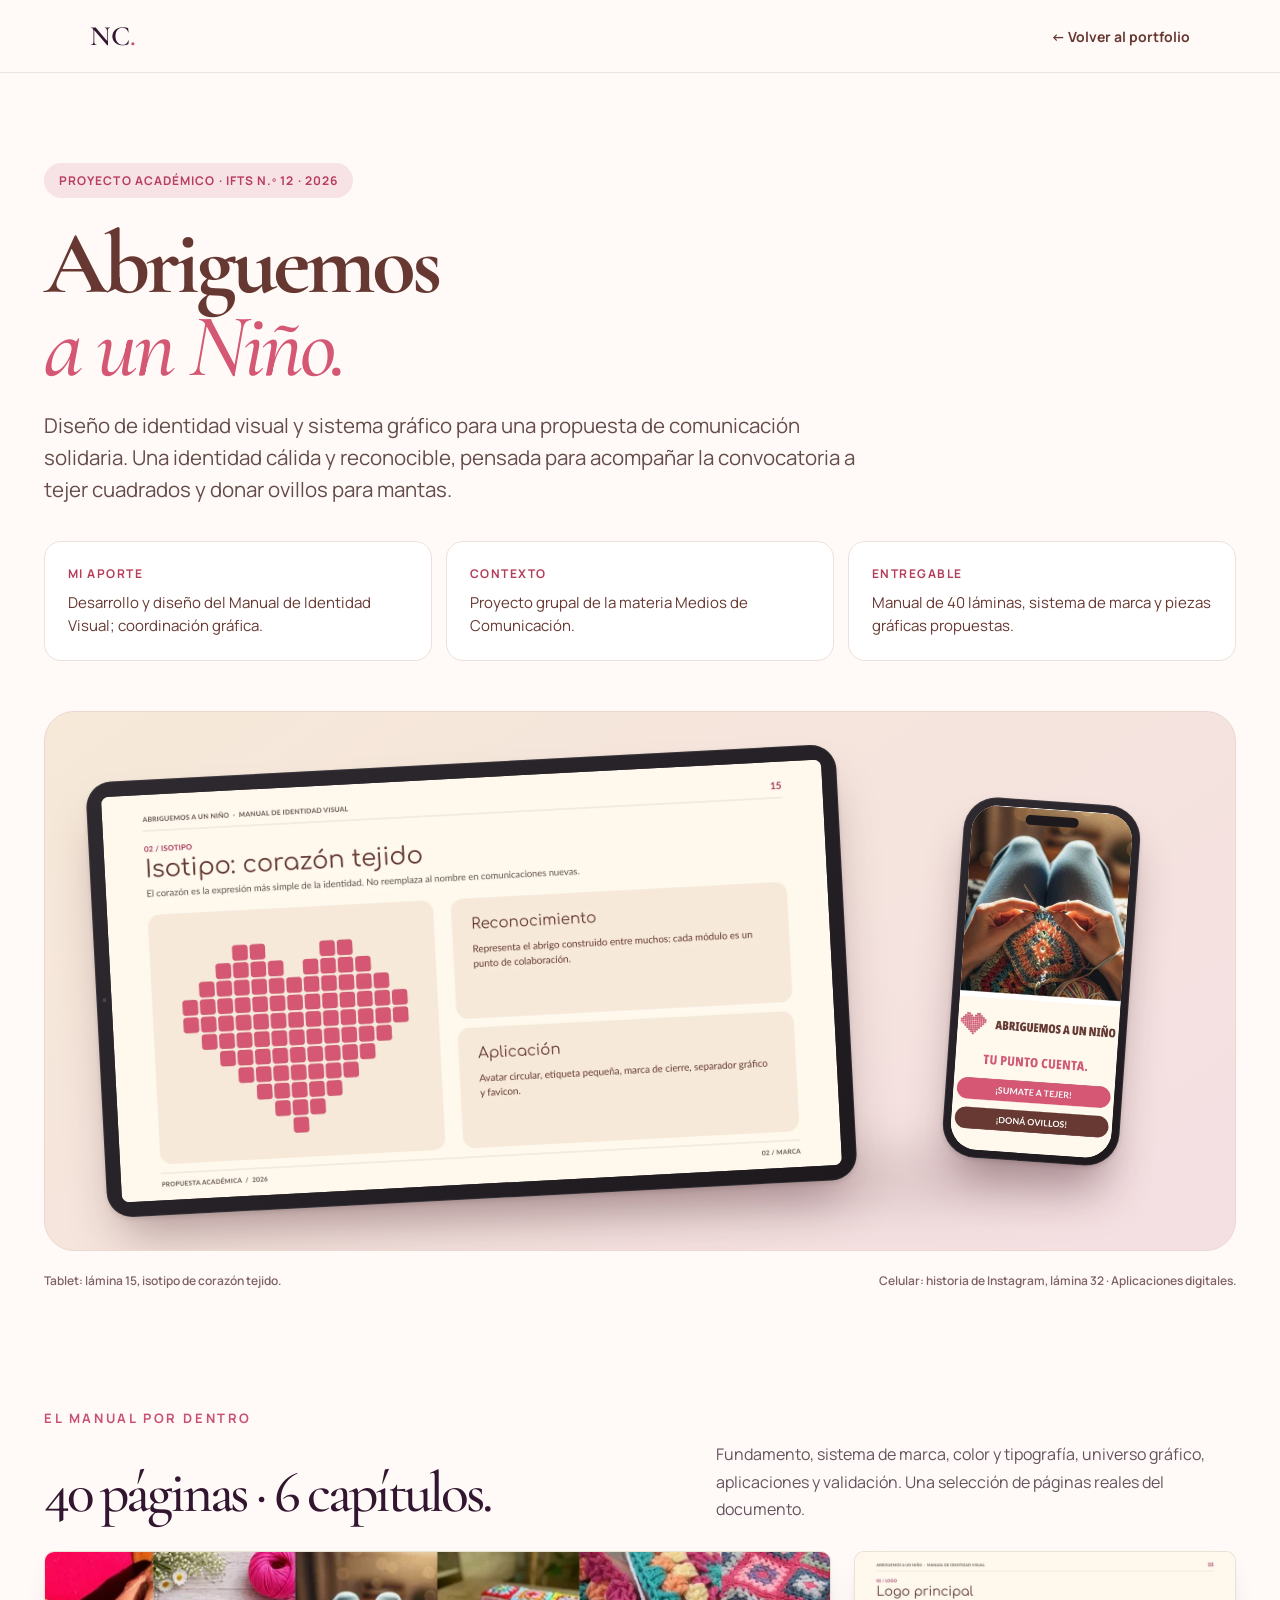
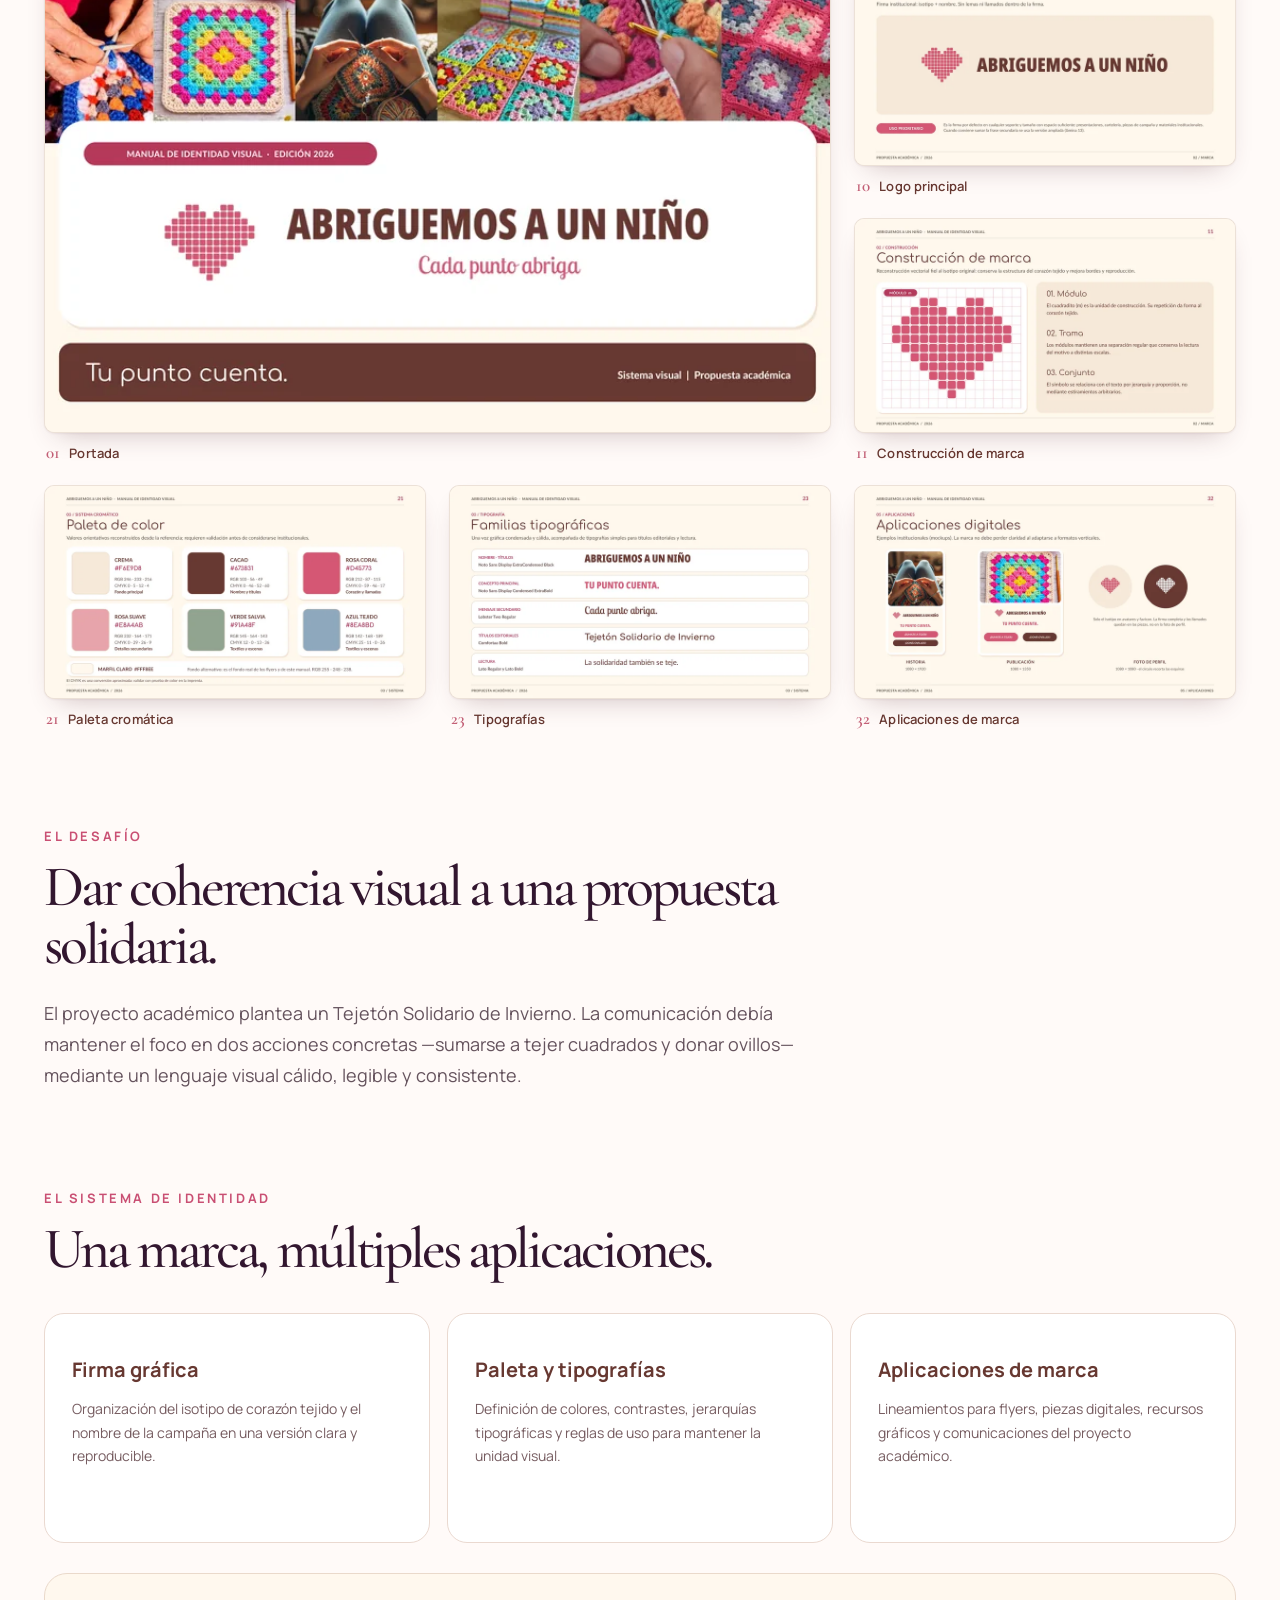
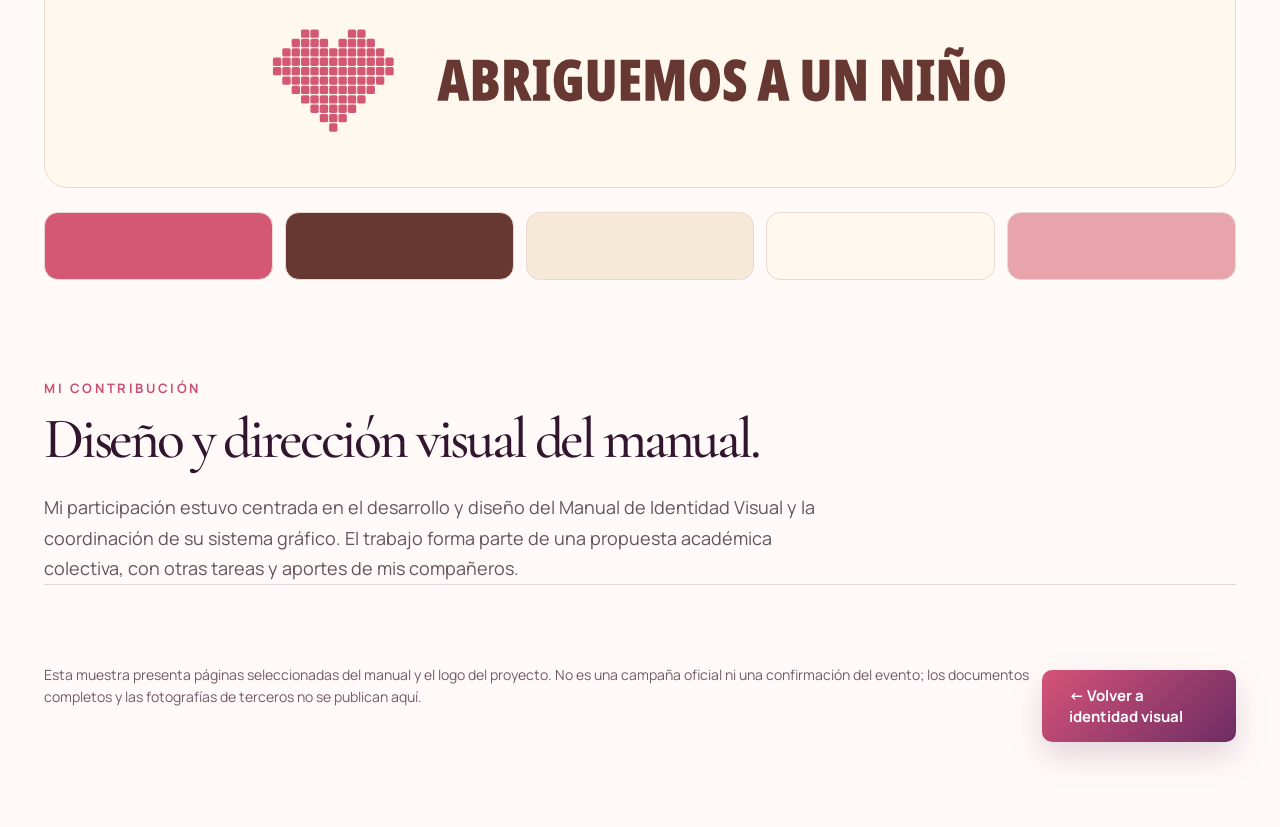
<file: abriguemos-identidad-visual.html>
<!DOCTYPE html>
<html lang="es">
<head>
  <meta charset="UTF-8">
  <meta name="viewport" content="width=device-width, initial-scale=1.0">
  <meta name="description" content="Caso de estudio de Natalia Chescotta: identidad visual y manual de marca para la propuesta académica Abriguemos a un Niño.">
  <meta property="og:type" content="article">
  <meta property="og:title" content="Abriguemos a un Niño | Caso de estudio de identidad visual">
  <meta property="og:description" content="Identidad visual, sistema gráfico y diseño editorial para una propuesta académica de comunicación solidaria.">
  <title>Abriguemos a un Niño | Identidad visual — Natalia Chescotta</title>
  <link rel="stylesheet" href="styles.css?v=26">
  <style>
    :root{--ac-cream:#fff8ee;--ac-cacao:#673831;--ac-coral:#d45773;--ac-paper:#f6e9d8}
    body{background:#fffaf8}
    .case-header{display:flex;align-items:center;justify-content:space-between;padding:22px clamp(22px,7vw,120px);border-bottom:1px solid rgba(103,56,49,.12)}
    .case-header .brand{font-size:28px}
    .back-link{color:var(--ac-cacao);font-size:14px;font-weight:700}
    .back-link:hover{color:var(--ac-coral)}
    .case-main{max-width:1240px;padding:0 24px;margin:auto}
    .case-intro{padding:clamp(50px,7vw,108px) 0 50px}
    .case-chip{display:inline-flex;padding:9px 15px;border-radius:60px;background:#f7e3e5;color:#b83d60;font-weight:700;font-size:12px;letter-spacing:.09em}
    .case-intro h1{font-family:"Cormorant Garamond",Georgia,serif;color:var(--ac-cacao);font-size:clamp(52px,7vw,96px);letter-spacing:-.045em;line-height:.93;margin:24px 0 20px}
    .case-intro h1 em{color:var(--ac-coral);font-weight:500}
    .case-intro p{max-width:830px;font-size:clamp(17px,1.6vw,21px);line-height:1.58;color:#644c49}
    .case-summary{display:grid;grid-template-columns:repeat(3,minmax(0,1fr));gap:14px;margin-top:35px}
    .case-summary div{padding:23px;border-radius:17px;background:#fff;border:1px solid #eee0db}
    .case-summary strong{display:block;font-size:12px;letter-spacing:.12em;color:#b53d5a;margin-bottom:9px}
    .case-summary span{font-size:15px;line-height:1.55;color:var(--ac-cacao)}
    .case-stage{background:linear-gradient(145deg,#f6e9d8,#f4dfe3);border-radius:30px;overflow:hidden;padding:clamp(18px,4vw,55px);border:1px solid #ebd6d0}
    .case-stage-inner{display:grid;grid-template-columns:minmax(0,1.45fr) minmax(220px,.55fr);align-items:center;gap:clamp(24px,4vw,70px)}
    .case-stage{position:relative;isolation:isolate}
    .case-stage::after{content:"";position:absolute;left:8%;right:10%;bottom:9%;height:9%;background:rgba(80,39,45,.2);filter:blur(26px);border-radius:50%;z-index:-1}
    .case-tablet{position:relative;padding:clamp(9px,1.2vw,15px);border-radius:clamp(18px,2vw,28px);background:linear-gradient(145deg,#2f2a30,#1d191d);box-shadow:inset 0 0 0 1px rgba(255,255,255,.08),0 2px 4px rgba(50,22,30,.12),0 30px 50px -14px rgba(70,32,42,.38);transform:rotate(-3deg)}
    .case-tablet::before{content:"";position:absolute;left:clamp(3px,.45vw,6px);top:50%;width:4px;height:4px;margin-top:-2px;border-radius:50%;background:#4a434b}
    .case-tablet img{display:block;width:100%;height:auto;aspect-ratio:16/9;object-fit:cover;border-radius:clamp(5px,.6vw,9px)}
    .case-phone{position:relative;margin:auto;width:min(62%,205px);aspect-ratio:.49;padding:clamp(5px,.6vw,8px);border-radius:clamp(24px,2.6vw,36px);background:linear-gradient(145deg,#2f2a30,#1d191d);box-shadow:inset 0 0 0 1px rgba(255,255,255,.08),0 2px 4px rgba(50,22,30,.14),0 30px 46px -12px rgba(70,32,42,.45);transform:rotate(4deg)}
    .case-phone .speaker{position:absolute;z-index:2;top:clamp(11px,1.2vw,16px);left:50%;width:30%;height:clamp(7px,.8vw,10px);transform:translateX(-50%);border-radius:10px;background:#1d191d}
    .case-phone img{display:block;width:100%;height:100%;object-fit:cover;object-position:center top;border-radius:clamp(19px,2.1vw,29px);background:#fff}
    .case-captions{display:flex;justify-content:space-between;gap:18px;padding:21px 0;color:#806364;font-size:12px;font-weight:600}
    .case-section{padding:86px 0 0}
    .case-section .section-kicker{margin-bottom:14px}
    .case-section h2{font-size:clamp(40px,4.5vw,64px);line-height:1;max-width:750px}
    .case-section .lead{font-size:18px;line-height:1.7;max-width:790px;color:#65535d;margin:24px 0 0}
    .case-grid{display:grid;grid-template-columns:repeat(3,minmax(0,1fr));gap:17px;margin-top:34px}
    .case-card{border:1px solid #ead9d0;border-radius:20px;background:#fff;padding:27px;min-height:230px}
    .case-card .num{font-family:"Cormorant Garamond",Georgia,serif;font-size:34px;color:var(--ac-coral)}
    .case-card h3{font-size:20px;color:var(--ac-cacao);margin:15px 0 10px}
    .case-card p{font-size:14px;line-height:1.7;color:#765c60}
    .case-brand-strip{margin-top:30px;display:flex;align-items:center;justify-content:center;gap:20px;border-radius:23px;padding:35px 28px;background:var(--ac-cream);border:1px solid #ead9cb}
    .case-brand-strip img{display:block;width:min(100%,780px);max-height:150px;object-fit:contain}
    .case-palette{display:flex;gap:12px;margin-top:24px}
    .case-palette span{height:68px;flex:1;border-radius:14px;border:1px solid #e9d8d3}
    .case-palette span:nth-child(1){background:#d45773}.case-palette span:nth-child(2){background:#673831}.case-palette span:nth-child(3){background:#f6e9d8}.case-palette span:nth-child(4){background:#fff8ee}.case-palette span:nth-child(5){background:#e8a4ab}
    .case-gallery-head{display:flex;justify-content:space-between;align-items:end;gap:24px;flex-wrap:wrap;margin-bottom:28px}
    .case-gallery-head .lead{margin:0;max-width:520px;font-size:16px}
    .case-gallery .abriguemos-gallery-grid{margin-top:0}
    @media(max-width:640px){.case-gallery .abriguemos-gallery-grid{margin:0 -24px;padding:4px 24px 16px}}
    .case-footer{padding:65px 0 85px}
    .case-footer p{color:#725b67;font-size:14px;line-height:1.6}
    .case-footer a{display:inline-block;margin-top:20px}
    @media(max-width:760px){.case-summary,.case-grid{grid-template-columns:1fr}.case-stage-inner{grid-template-columns:1fr}.case-tablet{transform:none}.case-phone{width:52%;max-width:220px;transform:none}.case-captions{flex-direction:column}.case-section{padding-top:60px}.case-brand-strip{padding:22px}.case-card{min-height:unset}}
  </style>
</head>
<body>
  <header class="case-header"><a class="brand" href="index.html#inicio">NC<span>.</span></a><a class="back-link" href="index.html#identidad-visual">← Volver al portfolio</a></header>
  <main class="case-main">
    <section class="case-intro">
      <span class="case-chip">PROYECTO ACADÉMICO · IFTS N.º 12 · 2026</span>
      <h1>Abriguemos<br><em>a un Niño.</em></h1>
      <p>Diseño de identidad visual y sistema gráfico para una propuesta de comunicación solidaria. Una identidad cálida y reconocible, pensada para acompañar la convocatoria a tejer cuadrados y donar ovillos para mantas.</p>
      <div class="case-summary">
        <div><strong>MI APORTE</strong><span>Desarrollo y diseño del Manual de Identidad Visual; coordinación gráfica.</span></div>
        <div><strong>CONTEXTO</strong><span>Proyecto grupal de la materia Medios de Comunicación.</span></div>
        <div><strong>ENTREGABLE</strong><span>Manual de 40 láminas, sistema de marca y piezas gráficas propuestas.</span></div>
      </div>
    </section>
    <section class="case-stage" aria-label="Vistas reales del manual de identidad visual">
      <div class="case-stage-inner">
        <div class="case-tablet"><img src="assets/projects/abriguemos-mockup-tablet-isotipo.webp" width="1600" height="900" alt="Página 15 del Manual de Identidad Visual: isotipo de corazón tejido, construido con módulos cuadrados"></div>
        <div class="case-phone"><div class="speaker"></div><img src="assets/projects/abriguemos-mockup-phone-historia.webp" width="640" height="1195" alt="Historia de Instagram diseñada en la página 32 del manual, con fotografía, logo y llamados a la acción"></div>
      </div>
    </section>
    <div class="case-captions"><span>Tablet: lámina 15, isotipo de corazón tejido.</span><span>Celular: historia de Instagram, lámina 32 · Aplicaciones digitales.</span></div>
    <section class="case-section case-gallery">
      <p class="section-kicker">El manual por dentro</p>
      <div class="case-gallery-head">
        <h2>40 páginas · 6 capítulos.</h2>
        <p class="lead">Fundamento, sistema de marca, color y tipografía, universo gráfico, aplicaciones y validación. Una selección de páginas reales del documento.</p>
      </div>
      <ol class="abriguemos-gallery-grid">
              <li class="abriguemos-page is-feature">
                <a href="assets/projects/abriguemos-manual-p01-portada-1600.webp" target="_blank" rel="noreferrer" data-caption="Pág. 01 · Portada">
                  <img src="assets/projects/abriguemos-manual-p01-portada-800.webp" srcset="assets/projects/abriguemos-manual-p01-portada-800.webp 800w, assets/projects/abriguemos-manual-p01-portada-1600.webp 1600w" sizes="(max-width: 640px) 82vw, 60vw" width="1600" height="900" alt="Portada del Manual de Identidad Visual, edición 2026" loading="lazy" decoding="async">
                </a>
                <p><span>01</span>Portada</p>
              </li>
              <li class="abriguemos-page">
                <a href="assets/projects/abriguemos-manual-p10-logo-principal-1600.webp" target="_blank" rel="noreferrer" data-caption="Pág. 10 · Logo principal">
                  <img src="assets/projects/abriguemos-manual-p10-logo-principal-800.webp" srcset="assets/projects/abriguemos-manual-p10-logo-principal-800.webp 800w, assets/projects/abriguemos-manual-p10-logo-principal-1600.webp 1600w" sizes="(max-width: 640px) 82vw, 30vw" width="1600" height="900" alt="Página del manual: logo principal, isotipo de corazón tejido y nombre" loading="lazy" decoding="async">
                </a>
                <p><span>10</span>Logo principal</p>
              </li>
              <li class="abriguemos-page">
                <a href="assets/projects/abriguemos-manual-p11-construccion-1600.webp" target="_blank" rel="noreferrer" data-caption="Pág. 11 · Construcción de marca">
                  <img src="assets/projects/abriguemos-manual-p11-construccion-800.webp" srcset="assets/projects/abriguemos-manual-p11-construccion-800.webp 800w, assets/projects/abriguemos-manual-p11-construccion-1600.webp 1600w" sizes="(max-width: 640px) 82vw, 30vw" width="1600" height="900" alt="Página del manual: construcción del isotipo sobre retícula modular" loading="lazy" decoding="async">
                </a>
                <p><span>11</span>Construcción de marca</p>
              </li>
              <li class="abriguemos-page">
                <a href="assets/projects/abriguemos-manual-p21-paleta-1600.webp" target="_blank" rel="noreferrer" data-caption="Pág. 21 · Paleta cromática">
                  <img src="assets/projects/abriguemos-manual-p21-paleta-800.webp" srcset="assets/projects/abriguemos-manual-p21-paleta-800.webp 800w, assets/projects/abriguemos-manual-p21-paleta-1600.webp 1600w" sizes="(max-width: 640px) 82vw, 30vw" width="1600" height="900" alt="Página del manual: paleta de color con valores HEX, RGB y CMYK" loading="lazy" decoding="async">
                </a>
                <p><span>21</span>Paleta cromática</p>
              </li>
              <li class="abriguemos-page">
                <a href="assets/projects/abriguemos-manual-p23-tipografias-1600.webp" target="_blank" rel="noreferrer" data-caption="Pág. 23 · Tipografías">
                  <img src="assets/projects/abriguemos-manual-p23-tipografias-800.webp" srcset="assets/projects/abriguemos-manual-p23-tipografias-800.webp 800w, assets/projects/abriguemos-manual-p23-tipografias-1600.webp 1600w" sizes="(max-width: 640px) 82vw, 30vw" width="1600" height="900" alt="Página del manual: familias tipográficas y sus usos" loading="lazy" decoding="async">
                </a>
                <p><span>23</span>Tipografías</p>
              </li>
              <li class="abriguemos-page">
                <a href="assets/projects/abriguemos-manual-p32-aplicaciones-1600.webp" target="_blank" rel="noreferrer" data-caption="Pág. 32 · Aplicaciones de marca">
                  <img src="assets/projects/abriguemos-manual-p32-aplicaciones-800.webp" srcset="assets/projects/abriguemos-manual-p32-aplicaciones-800.webp 800w, assets/projects/abriguemos-manual-p32-aplicaciones-1600.webp 1600w" sizes="(max-width: 640px) 82vw, 30vw" width="1600" height="900" alt="Página del manual: aplicaciones digitales en historias, publicaciones y foto de perfil" loading="lazy" decoding="async">
                </a>
                <p><span>32</span>Aplicaciones de marca</p>
              </li>
            </ol>
    </section>
    <section class="case-section">
      <p class="section-kicker">El desafío</p>
      <h2>Dar coherencia visual a una propuesta solidaria.</h2>
      <p class="lead">El proyecto académico plantea un Tejetón Solidario de Invierno. La comunicación debía mantener el foco en dos acciones concretas —sumarse a tejer cuadrados y donar ovillos— mediante un lenguaje visual cálido, legible y consistente.</p>
    </section>
    <section class="case-section">
      <p class="section-kicker">El sistema de identidad</p>
      <h2>Una marca, múltiples aplicaciones.</h2>
      <div class="case-grid">
        <div class="case-card"><h3>Firma gráfica</h3><p>Organización del isotipo de corazón tejido y el nombre de la campaña en una versión clara y reproducible.</p></div>
        <div class="case-card"><h3>Paleta y tipografías</h3><p>Definición de colores, contrastes, jerarquías tipográficas y reglas de uso para mantener la unidad visual.</p></div>
        <div class="case-card"><h3>Aplicaciones de marca</h3><p>Lineamientos para flyers, piezas digitales, recursos gráficos y comunicaciones del proyecto académico.</p></div>
      </div>
      <div class="case-brand-strip"><img src="assets/projects/abriguemos-logo.svg" alt="Logo original de Abriguemos a un Niño: corazón de cuadrados rosa y nombre en color cacao"></div>
      <div class="case-palette" aria-label="Paleta cromática principal y complementaria"><span title="Rosa coral"></span><span title="Cacao"></span><span title="Crema"></span><span title="Marfil"></span><span title="Rosa suave"></span></div>
    </section>
    <section class="case-section">
      <p class="section-kicker">Mi contribución</p>
      <h2>Diseño y dirección visual del manual.</h2>
      <p class="lead">Mi participación estuvo centrada en el desarrollo y diseño del Manual de Identidad Visual y la coordinación de su sistema gráfico. El trabajo forma parte de una propuesta académica colectiva, con otras tareas y aportes de mis compañeros.</p>
    </section>
    <footer class="case-footer">
      <p>Esta muestra presenta páginas seleccionadas del manual y el logo del proyecto. No es una campaña oficial ni una confirmación del evento; los documentos completos y las fotografías de terceros no se publican aquí.</p>
      <a href="index.html#identidad-visual" class="button primary">← Volver a identidad visual</a>
    </footer>
  </main>
  <dialog class="abriguemos-lightbox" aria-label="Página del Manual de Identidad Visual">
    <button class="lightbox-close" type="button" aria-label="Cerrar">×</button>
    <button class="lightbox-nav prev" type="button" aria-label="Página anterior">‹</button>
    <figure><img alt=""><figcaption></figcaption></figure>
    <button class="lightbox-nav next" type="button" aria-label="Página siguiente">›</button>
  </dialog>
  <script>
  (() => {
    const links = [...document.querySelectorAll('.abriguemos-gallery-grid a')];
    const box = document.querySelector('.abriguemos-lightbox');
    if (!links.length || !box || typeof box.showModal !== 'function') return;
    const img = box.querySelector('img'), cap = box.querySelector('figcaption');
    let i = 0;
    const show = n => { i = (n + links.length) % links.length; const a = links[i]; img.src = a.href; img.alt = a.querySelector('img').alt; cap.textContent = a.dataset.caption; };
    links.forEach((a, n) => a.addEventListener('click', e => { e.preventDefault(); show(n); box.showModal(); }));
    box.querySelector('.prev').onclick = () => show(i - 1);
    box.querySelector('.next').onclick = () => show(i + 1);
    box.querySelector('.lightbox-close').onclick = () => box.close();
    box.addEventListener('click', e => { if (e.target === box) box.close(); });
    box.addEventListener('keydown', e => { if (e.key === 'ArrowLeft') show(i - 1); if (e.key === 'ArrowRight') show(i + 1); });
  })();
  </script>
</body>
</html>
</file>
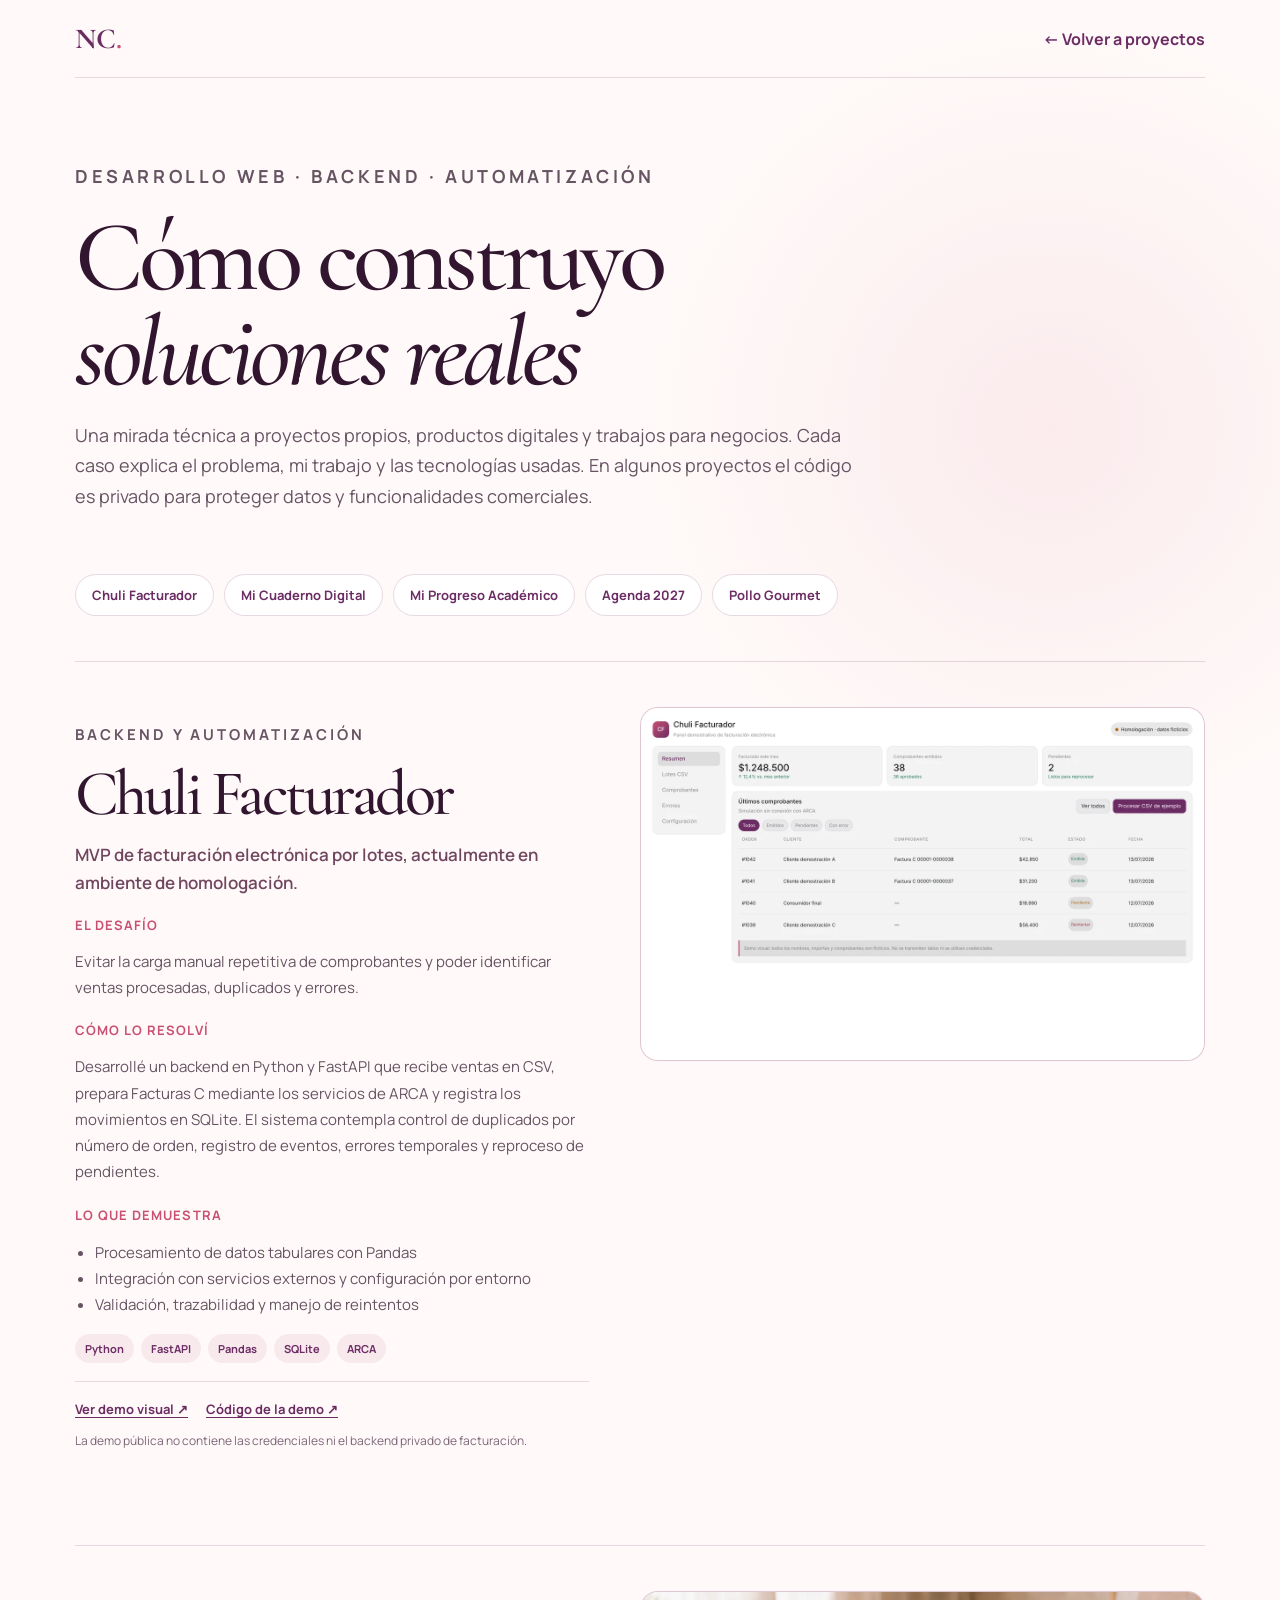
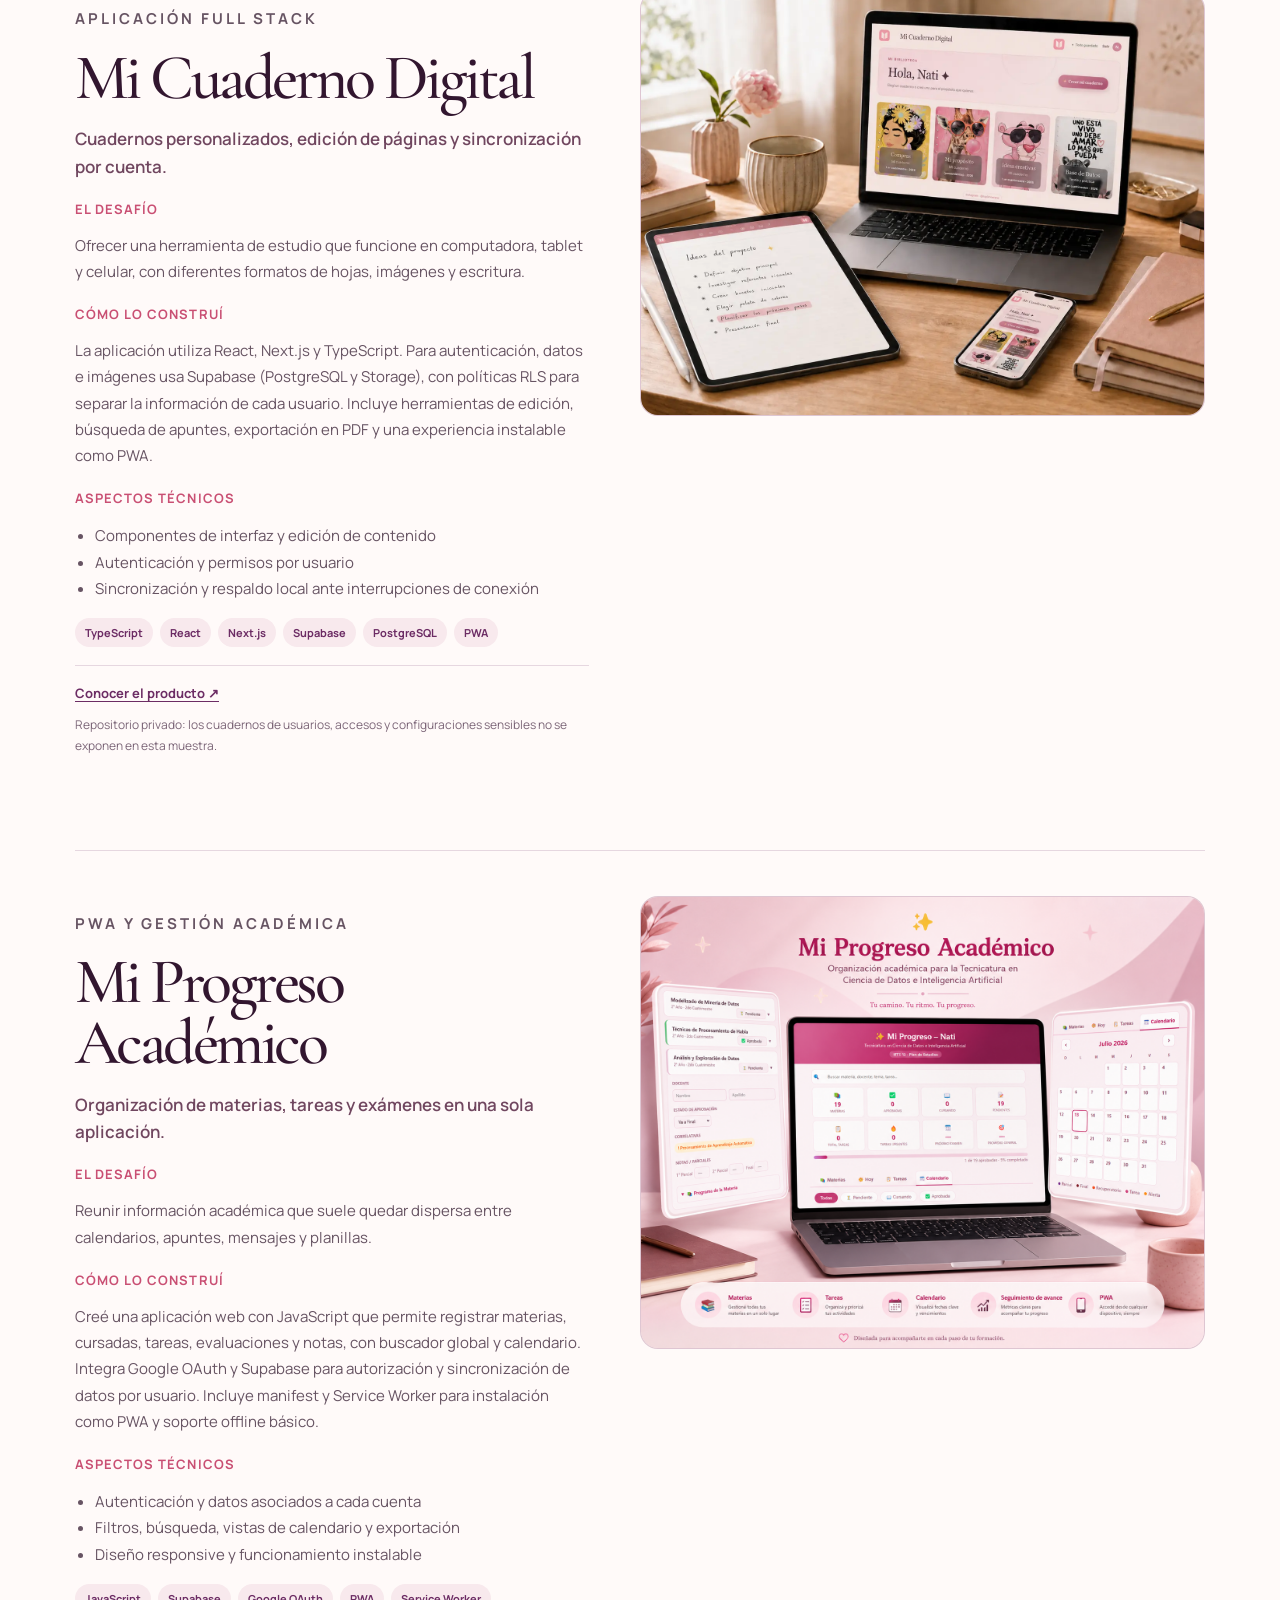
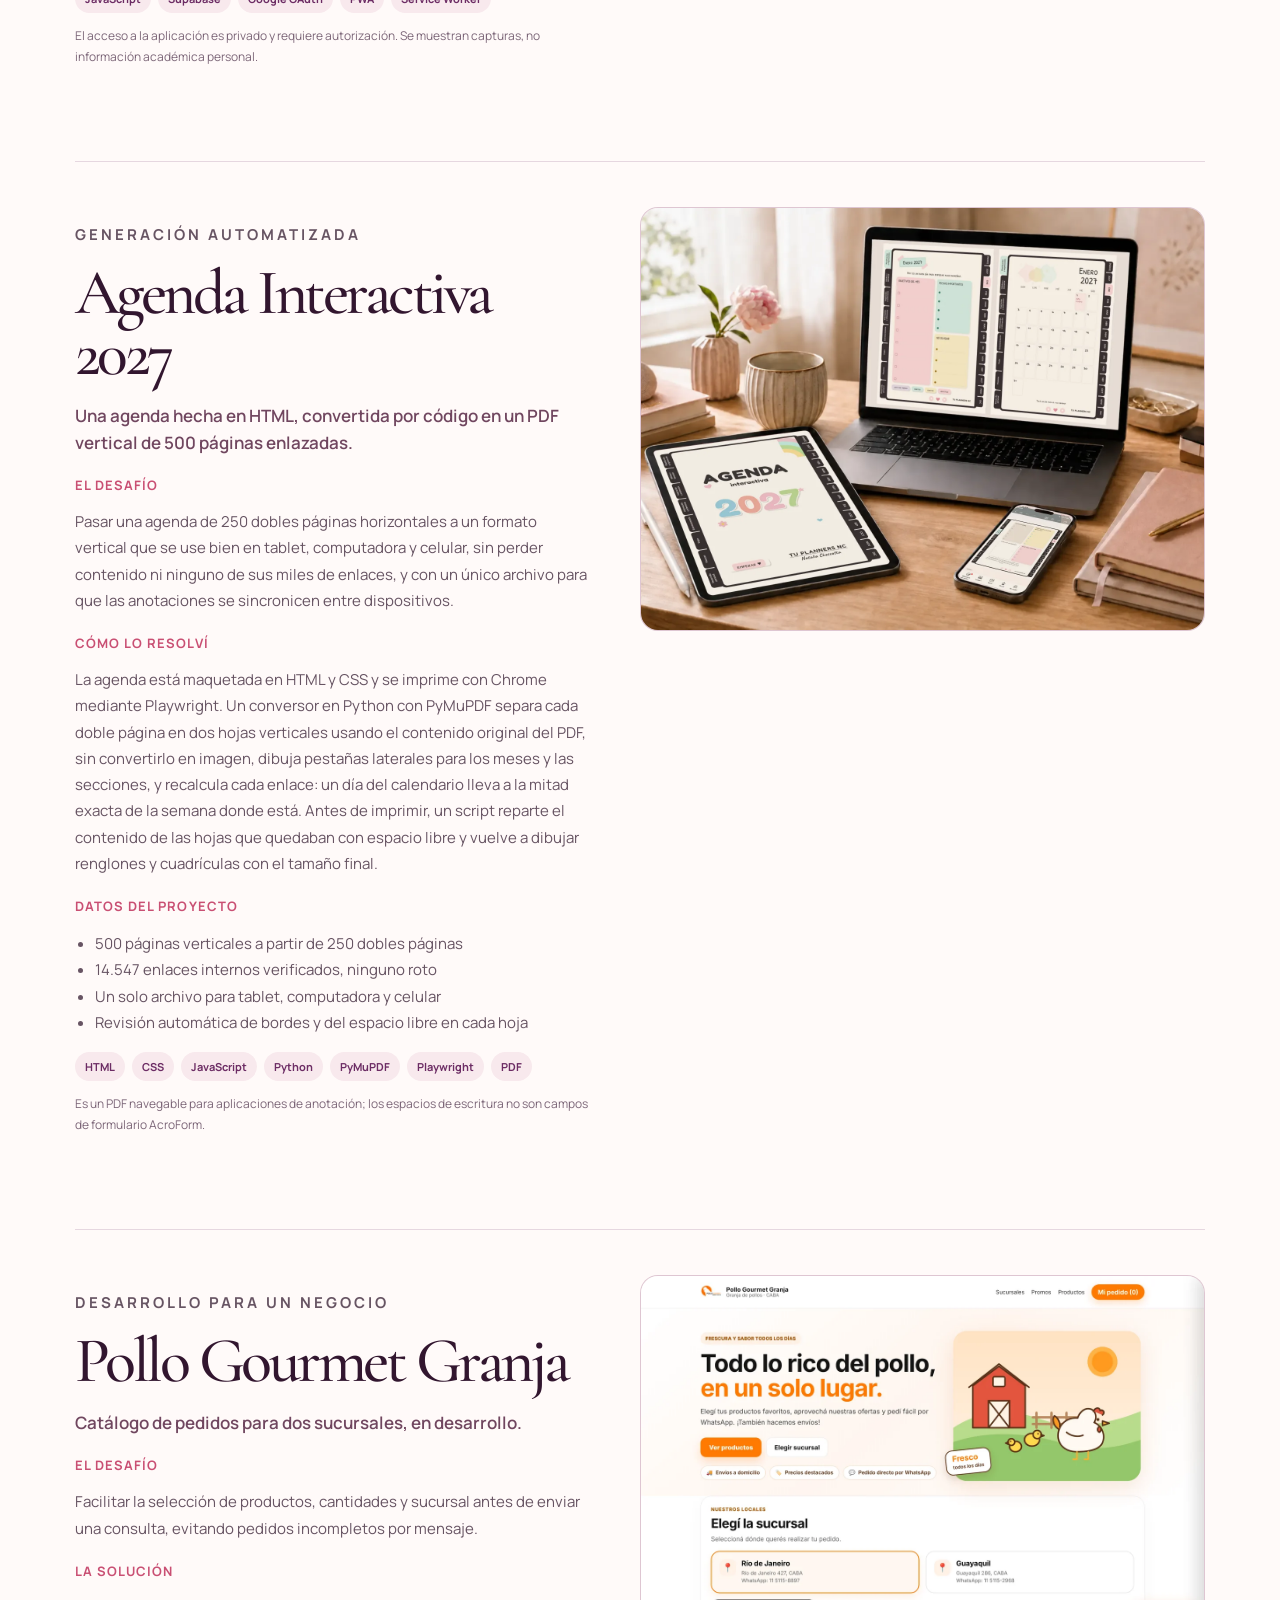
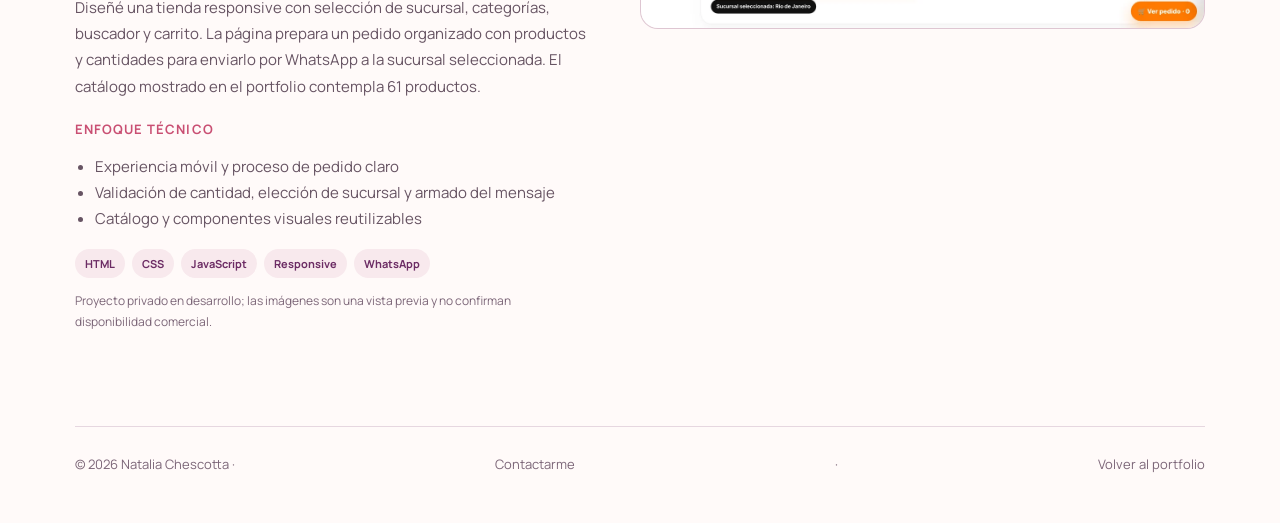
<file: casos-tecnicos.html>
<!DOCTYPE html>
<html lang="es">
<head>
  <meta charset="UTF-8">
  <meta name="viewport" content="width=device-width, initial-scale=1.0">
  <meta name="description" content="Casos de estudio técnicos de Natalia Chescotta: Python, FastAPI, Next.js, Supabase, PWA y automatización.">
  <meta name="theme-color" content="#fffaf9">
  <link rel="canonical" href="https://laschescottas-cyber.github.io/portfolio-nati/casos-tecnicos.html">
  <link rel="icon" type="image/svg+xml" href="assets/favicon.svg">
  <title>Casos de estudio técnicos | Natalia Chescotta</title>
  <link rel="stylesheet" href="styles.css?v=41">
</head>
<body>
<a class="skip-link" href="#contenido">Saltar al contenido</a>
<main id="contenido" class="casepage-wrap">
  <header class="casepage-header">
    <a class="brand" href="index.html#inicio" aria-label="Volver al portfolio">NC<span>.</span></a>
    <a href="index.html#proyectos">← Volver a proyectos</a>
  </header>
  <section class="casepage-intro">
    <p class="section-kicker">Desarrollo web · Backend · Automatización</p>
    <h1>Cómo construyo <em>soluciones reales</em></h1>
    <p>Una mirada técnica a proyectos propios, productos digitales y trabajos para negocios. Cada caso explica el problema, mi trabajo y las tecnologías usadas. En algunos proyectos el código es privado para proteger datos y funcionalidades comerciales.</p>
  </section>
  <nav class="casepage-nav" aria-label="Ir a un caso de estudio">
    <a href="#chuli">Chuli Facturador</a>
    <a href="#cuaderno">Mi Cuaderno Digital</a>
    <a href="#progreso">Mi Progreso Académico</a>
    <a href="#agenda">Agenda 2027</a>
    <a href="#pollo">Pollo Gourmet</a>
  </nav>
  <section class="case-detail" id="chuli" aria-labelledby="chuli-title">
    <div>
      <p class="section-kicker">Backend y automatización</p>
      <h2 id="chuli-title">Chuli Facturador</h2>
      <p class="case-lead">MVP de facturación electrónica por lotes, actualmente en ambiente de homologación.</p>
      <h3>El desafío</h3>
      <p>Evitar la carga manual repetitiva de comprobantes y poder identificar ventas procesadas, duplicados y errores.</p>
      <h3>Cómo lo resolví</h3>
      <p>Desarrollé un backend en Python y FastAPI que recibe ventas en CSV, prepara Facturas C mediante los servicios de ARCA y registra los movimientos en SQLite. El sistema contempla control de duplicados por número de orden, registro de eventos, errores temporales y reproceso de pendientes.</p>
      <h3>Lo que demuestra</h3>
      <ul><li>Procesamiento de datos tabulares con Pandas</li><li>Integración con servicios externos y configuración por entorno</li><li>Validación, trazabilidad y manejo de reintentos</li></ul>
      <div class="tags"><span>Python</span><span>FastAPI</span><span>Pandas</span><span>SQLite</span><span>ARCA</span></div>
      <div class="project-links"><a href="https://laschescottas-cyber.github.io/chuli-facturador-demo/demo/" target="_blank" rel="noopener noreferrer">Ver demo visual ↗</a><a href="https://github.com/laschescottas-cyber/chuli-facturador-demo" target="_blank" rel="noopener noreferrer">Código de la demo ↗</a></div>
      <p class="case-note">La demo pública no contiene las credenciales ni el backend privado de facturación.</p>
    </div>
    <img src="assets/projects/chuli-demo-escritorio.webp" alt="Interfaz de escritorio de la demostración visual de Chuli Facturador" width="1280" height="800" loading="lazy" decoding="async">
  </section>
  <section class="case-detail" id="cuaderno" aria-labelledby="cuaderno-title">
    <div>
      <p class="section-kicker">Aplicación Full Stack</p>
      <h2 id="cuaderno-title">Mi Cuaderno Digital</h2>
      <p class="case-lead">Cuadernos personalizados, edición de páginas y sincronización por cuenta.</p>
      <h3>El desafío</h3>
      <p>Ofrecer una herramienta de estudio que funcione en computadora, tablet y celular, con diferentes formatos de hojas, imágenes y escritura.</p>
      <h3>Cómo lo construí</h3>
      <p>La aplicación utiliza React, Next.js y TypeScript. Para autenticación, datos e imágenes usa Supabase (PostgreSQL y Storage), con políticas RLS para separar la información de cada usuario. Incluye herramientas de edición, búsqueda de apuntes, exportación en PDF y una experiencia instalable como PWA.</p>
      <h3>Aspectos técnicos</h3>
      <ul><li>Componentes de interfaz y edición de contenido</li><li>Autenticación y permisos por usuario</li><li>Sincronización y respaldo local ante interrupciones de conexión</li></ul>
      <div class="tags"><span>TypeScript</span><span>React</span><span>Next.js</span><span>Supabase</span><span>PostgreSQL</span><span>PWA</span></div>
      <div class="project-links"><a href="https://www.tuplannersnc.com.ar/#cuaderno-digital" target="_blank" rel="noopener noreferrer">Conocer el producto ↗</a></div>
      <p class="case-note">Repositorio privado: los cuadernos de usuarios, accesos y configuraciones sensibles no se exponen en esta muestra.</p>
    </div>
    <img src="assets/projects/mockup-mi-cuaderno-digital-v2.webp" alt="Mi Cuaderno Digital en varios dispositivos" loading="lazy" decoding="async">
  </section>
  <section class="case-detail" id="progreso" aria-labelledby="progreso-title">
    <div>
      <p class="section-kicker">PWA y gestión académica</p>
      <h2 id="progreso-title">Mi Progreso Académico</h2>
      <p class="case-lead">Organización de materias, tareas y exámenes en una sola aplicación.</p>
      <h3>El desafío</h3>
      <p>Reunir información académica que suele quedar dispersa entre calendarios, apuntes, mensajes y planillas.</p>
      <h3>Cómo lo construí</h3>
      <p>Creé una aplicación web con JavaScript que permite registrar materias, cursadas, tareas, evaluaciones y notas, con buscador global y calendario. Integra Google OAuth y Supabase para autorización y sincronización de datos por usuario. Incluye manifest y Service Worker para instalación como PWA y soporte offline básico.</p>
      <h3>Aspectos técnicos</h3>
      <ul><li>Autenticación y datos asociados a cada cuenta</li><li>Filtros, búsqueda, vistas de calendario y exportación</li><li>Diseño responsive y funcionamiento instalable</li></ul>
      <div class="tags"><span>JavaScript</span><span>Supabase</span><span>Google OAuth</span><span>PWA</span><span>Service Worker</span></div>
      <p class="case-note">El acceso a la aplicación es privado y requiere autorización. Se muestran capturas, no información académica personal.</p>
    </div>
    <img src="assets/projects/progreso-mockup.png" alt="Vista previa de Mi Progreso Académico en distintos dispositivos" loading="lazy" decoding="async">
  </section>
  <section class="case-detail" id="agenda" aria-labelledby="agenda-title">
    <div>
      <p class="section-kicker">Generación automatizada</p>
      <h2 id="agenda-title">Agenda Interactiva 2027</h2>
      <p class="case-lead">Una agenda hecha en HTML, convertida por código en un PDF vertical de 500 páginas enlazadas.</p>
      <h3>El desafío</h3>
      <p>Pasar una agenda de 250 dobles páginas horizontales a un formato vertical que se use bien en tablet, computadora y celular, sin perder contenido ni ninguno de sus miles de enlaces, y con un único archivo para que las anotaciones se sincronicen entre dispositivos.</p>
      <h3>Cómo lo resolví</h3>
      <p>La agenda está maquetada en HTML y CSS y se imprime con Chrome mediante Playwright. Un conversor en Python con PyMuPDF separa cada doble página en dos hojas verticales usando el contenido original del PDF, sin convertirlo en imagen, dibuja pestañas laterales para los meses y las secciones, y recalcula cada enlace: un día del calendario lleva a la mitad exacta de la semana donde está. Antes de imprimir, un script reparte el contenido de las hojas que quedaban con espacio libre y vuelve a dibujar renglones y cuadrículas con el tamaño final.</p>
      <h3>Datos del proyecto</h3>
      <ul><li>500 páginas verticales a partir de 250 dobles páginas</li><li>14.547 enlaces internos verificados, ninguno roto</li><li>Un solo archivo para tablet, computadora y celular</li><li>Revisión automática de bordes y del espacio libre en cada hoja</li></ul>
      <div class="tags"><span>HTML</span><span>CSS</span><span>JavaScript</span><span>Python</span><span>PyMuPDF</span><span>Playwright</span><span>PDF</span></div>
      <p class="case-note">Es un PDF navegable para aplicaciones de anotación; los espacios de escritura no son campos de formulario AcroForm.</p>
    </div>
    <img src="assets/projects/agenda2027-v3-dispositivos.webp" alt="La Agenda Interactiva 2027 abierta en una computadora, una tablet y un celular" width="1448" height="1086" loading="lazy" decoding="async">
  </section>
  <section class="case-detail" id="pollo" aria-labelledby="pollo-title">
    <div>
      <p class="section-kicker">Desarrollo para un negocio</p>
      <h2 id="pollo-title">Pollo Gourmet Granja</h2>
      <p class="case-lead">Catálogo de pedidos para dos sucursales, en desarrollo.</p>
      <h3>El desafío</h3>
      <p>Facilitar la selección de productos, cantidades y sucursal antes de enviar una consulta, evitando pedidos incompletos por mensaje.</p>
      <h3>La solución</h3>
      <p>Diseñé una tienda responsive con selección de sucursal, categorías, buscador y carrito. La página prepara un pedido organizado con productos y cantidades para enviarlo por WhatsApp a la sucursal seleccionada. El catálogo mostrado en el portfolio contempla 61 productos.</p>
      <h3>Enfoque técnico</h3>
      <ul><li>Experiencia móvil y proceso de pedido claro</li><li>Validación de cantidad, elección de sucursal y armado del mensaje</li><li>Catálogo y componentes visuales reutilizables</li></ul>
      <div class="tags"><span>HTML</span><span>CSS</span><span>JavaScript</span><span>Responsive</span><span>WhatsApp</span></div>
      <p class="case-note">Proyecto privado en desarrollo; las imágenes son una vista previa y no confirman disponibilidad comercial.</p>
    </div>
    <img src="assets/projects/pollo-gourmet-escritorio.webp" alt="Vista del catálogo Pollo Gourmet Granja" width="1280" height="800" loading="lazy" decoding="async">
  </section>
  <footer class="casepage-footer">© 2026 Natalia Chescotta · <a href="index.html#contacto">Contactarme</a> · <a href="index.html#proyectos">Volver al portfolio</a></footer>
</main>
</body>
</html>
</file>
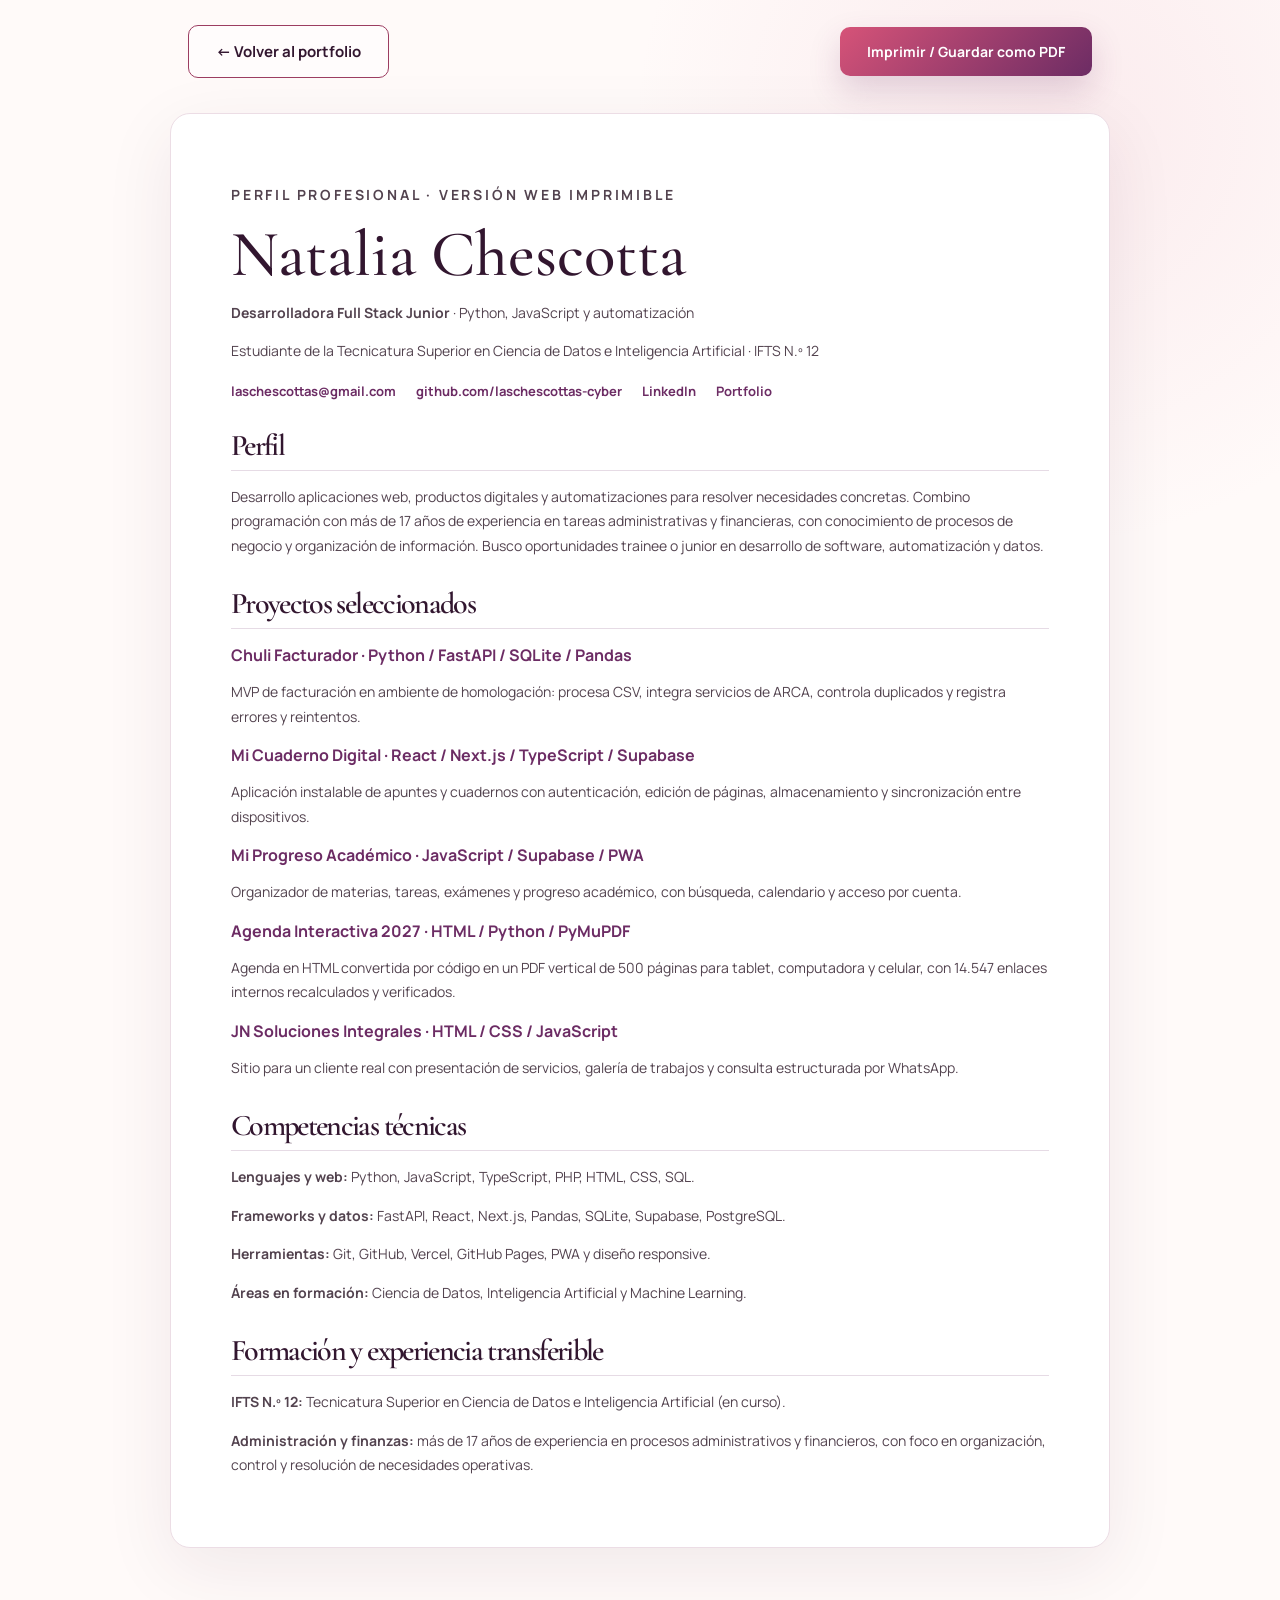
<file: cv.html>
<!DOCTYPE html>
<html lang="es">
<head>
  <meta charset="UTF-8">
  <meta name="viewport" content="width=device-width, initial-scale=1.0">
  <meta name="robots" content="index,follow">
  <meta name="description" content="Perfil profesional y CV de Natalia Chescotta, desarrolladora Full Stack Junior y estudiante de Ciencia de Datos e Inteligencia Artificial.">
  <link rel="canonical" href="https://laschescottas-cyber.github.io/portfolio-nati/cv.html">
  <link rel="icon" type="image/svg+xml" href="assets/favicon.svg">
  <title>Currículum y perfil profesional | Natalia Chescotta</title>
  <link rel="stylesheet" href="styles.css?v=41">
  <style>
  .cv-sheet{max-width:940px;margin:35px auto 70px;padding:55px 60px;background:white;border:1px solid #ecdde5;border-radius:20px;box-shadow:0 20px 70px rgba(62,23,54,.08)}
  .cv-sheet h1{font:500 65px/1 "Cormorant Garamond",serif;color:var(--ink);margin:0 0 6px}
  .cv-sheet h2{font:600 30px/1.1 "Cormorant Garamond",serif;margin:29px 0 12px;border-bottom:1px solid var(--line);padding-bottom:8px}
  .cv-sheet h3{font-size:16px;color:var(--plum);margin:15px 0 5px}
  .cv-sheet p,.cv-sheet li{font-size:14px;line-height:1.75;color:#53434f}
  .cv-sheet ul{padding-left:22px;margin:8px 0}
  .cv-links{display:flex;flex-wrap:wrap;gap:10px 20px;margin:18px 0}
  .cv-links a{font-size:13px;color:var(--plum);font-weight:700;overflow-wrap:anywhere}
  .cv-controls{max-width:940px;margin:25px auto 0;display:flex;justify-content:space-between;align-items:center;gap:20px;flex-wrap:wrap;padding:0 18px}
  .cv-controls button{font:700 14px "Manrope",sans-serif;cursor:pointer;border:0}
  @media(max-width:680px){.cv-sheet{margin:15px 12px 45px;padding:28px 22px}.cv-sheet h1{font-size:48px}.cv-controls{margin-top:20px}}
  @media print{
    @page{size:A4;margin:13mm}
    html,body{background:white!important;-webkit-print-color-adjust:exact;print-color-adjust:exact}
    .cv-controls,.skip-link{display:none!important}
    .cv-sheet{max-width:none;margin:0;padding:0;border:0;border-radius:0;box-shadow:none}
    .cv-sheet h1{font-size:44px}
    .cv-sheet h2{font-size:22px;margin:17px 0 6px}
    .cv-sheet h3{font-size:12px;margin:10px 0 3px}
    .cv-sheet p,.cv-sheet li{font-size:10px;line-height:1.5}
    .cv-links{margin:8px 0}
    .cv-links a{font-size:10px}
    .cv-sheet section{break-inside:avoid}
  }
  </style>
</head>
<body>
<a class="skip-link" href="#cv">Saltar al CV</a>
<div class="cv-controls">
  <a class="button secondary" href="index.html#inicio">← Volver al portfolio</a>
  <button type="button" class="button primary" onclick="window.print()">Imprimir / Guardar como PDF</button>
</div>
<main class="cv-sheet" id="cv">
  <header>
    <p class="section-kicker">Perfil profesional · Versión web imprimible</p>
    <h1>Natalia Chescotta</h1>
    <p><strong>Desarrolladora Full Stack Junior</strong> · Python, JavaScript y automatización</p>
    <p>Estudiante de la Tecnicatura Superior en Ciencia de Datos e Inteligencia Artificial · IFTS N.º 12</p>
    <div class="cv-links">
      <a href="mailto:laschescottas@gmail.com">laschescottas@gmail.com</a>
      <a href="https://github.com/laschescottas-cyber">github.com/laschescottas-cyber</a>
      <a href="https://www.linkedin.com/in/natalia-chescotta">LinkedIn</a>
      <a href="https://laschescottas-cyber.github.io/portfolio-nati/">Portfolio</a>
    </div>
  </header>
  <section>
    <h2>Perfil</h2>
    <p>Desarrollo aplicaciones web, productos digitales y automatizaciones para resolver necesidades concretas. Combino programación con más de 17 años de experiencia en tareas administrativas y financieras, con conocimiento de procesos de negocio y organización de información. Busco oportunidades trainee o junior en desarrollo de software, automatización y datos.</p>
  </section>
  <section>
    <h2>Proyectos seleccionados</h2>
    <h3>Chuli Facturador · Python / FastAPI / SQLite / Pandas</h3>
    <p>MVP de facturación en ambiente de homologación: procesa CSV, integra servicios de ARCA, controla duplicados y registra errores y reintentos.</p>
    <h3>Mi Cuaderno Digital · React / Next.js / TypeScript / Supabase</h3>
    <p>Aplicación instalable de apuntes y cuadernos con autenticación, edición de páginas, almacenamiento y sincronización entre dispositivos.</p>
    <h3>Mi Progreso Académico · JavaScript / Supabase / PWA</h3>
    <p>Organizador de materias, tareas, exámenes y progreso académico, con búsqueda, calendario y acceso por cuenta.</p>
    <h3>Agenda Interactiva 2027 · HTML / Python / PyMuPDF</h3>
    <p>Agenda en HTML convertida por código en un PDF vertical de 500 páginas para tablet, computadora y celular, con 14.547 enlaces internos recalculados y verificados.</p>
    <h3>JN Soluciones Integrales · HTML / CSS / JavaScript</h3>
    <p>Sitio para un cliente real con presentación de servicios, galería de trabajos y consulta estructurada por WhatsApp.</p>
  </section>
  <section>
    <h2>Competencias técnicas</h2>
    <p><strong>Lenguajes y web:</strong> Python, JavaScript, TypeScript, PHP, HTML, CSS, SQL.</p>
    <p><strong>Frameworks y datos:</strong> FastAPI, React, Next.js, Pandas, SQLite, Supabase, PostgreSQL.</p>
    <p><strong>Herramientas:</strong> Git, GitHub, Vercel, GitHub Pages, PWA y diseño responsive.</p>
    <p><strong>Áreas en formación:</strong> Ciencia de Datos, Inteligencia Artificial y Machine Learning.</p>
  </section>
  <section>
    <h2>Formación y experiencia transferible</h2>
    <p><strong>IFTS N.º 12:</strong> Tecnicatura Superior en Ciencia de Datos e Inteligencia Artificial (en curso).</p>
    <p><strong>Administración y finanzas:</strong> más de 17 años de experiencia en procesos administrativos y financieros, con foco en organización, control y resolución de necesidades operativas.</p>
  </section>
</main>
</body>
</html>
</file>
<file: styles.css>
@import url('https://fonts.googleapis.com/css2?family=Cormorant+Garamond:ital,wght@0,500;0,600;1,500&family=Manrope:wght@400;500;600;700&display=swap');
:root {
  --cream: #fffaf9;
  --paper: #fffdfc;
  --ink: #32162f;
  --body: #2c2230;
  --plum: #6c2c64;
  --rose: #c94f73;
  --rose-soft: #e8a6b8;
  --blush: #f8e9ed;
  --line: rgba(108, 44, 100, 0.17);
  --muted: #7c6678;
}

* { box-sizing: border-box; }
html { scroll-behavior: smooth; }
body {
  margin: 0;
  color: var(--body);
  background:
    radial-gradient(circle at 82% 8%, rgba(232, 166, 184, .18), transparent 26rem),
    var(--cream);
  font-family: "Manrope", sans-serif;
}
a { color: inherit; text-decoration: none; }

.site-header {
  height: 88px;
  width: 100%;
  max-width: none;
  margin: 0;
  padding: 0 clamp(28px, 6vw, 120px);
  display: flex;
  align-items: center;
  justify-content: space-between;
  border-bottom: 1px solid var(--line);
}
.brand { font: 600 29px/1 "Cormorant Garamond", serif; color: var(--ink); }
.brand span { color: var(--rose); }
nav { display: flex; gap: 46px; font-size: 15px; font-weight: 600; }
nav a { padding: 34px 0 29px; border-bottom: 3px solid transparent; transition: .2s; }
nav a:hover { color: var(--rose); border-color: var(--rose); }

.hero {
  width: 100%;
  max-width: none;
  min-height: 700px;
  margin: 0;
  padding: 58px clamp(28px, 6vw, 120px) 68px;
  display: grid;
  grid-template-columns: minmax(440px, .8fr) minmax(440px, 1.2fr);
  gap: clamp(28px, 3vw, 58px);
  align-items: center;
  overflow: hidden;
}
.eyebrow, .section-kicker {
  color: var(--rose);
  text-transform: uppercase;
  letter-spacing: .2em;
  font-size: 13px;
  font-weight: 700;
}
.hero h1, h2 {
  margin: 14px 0 0;
  color: var(--ink);
  font-family: "Cormorant Garamond", serif;
  font-weight: 500;
  letter-spacing: -.055em;
}
.hero h1 { font-size: clamp(76px, 8vw, 116px); line-height: .78; }
.hero-role { max-width: 720px; margin: 24px 0 0; color: #963b5b; font-size: 21px; line-height: 1.45; }
.hero-intro { max-width: 700px; margin: 21px 0 0; font-size: 18px; line-height: 1.65; }
.hero-detail { max-width: 720px; margin: 14px 0 0; color: #675463; font-size: 15px; line-height: 1.7; }
.hero-study { max-width: 700px; margin: 12px 0 0; color: #675463; font-size: 14px; line-height: 1.65; }
.hero-motto { margin: 15px 0 0; color: var(--ink); font: 500 24px/1.2 "Cormorant Garamond",serif; }
.hero-motto em { color: var(--rose); }
.hero .status { margin-top: 17px; }
.hero-actions { display: flex; flex-wrap: wrap; align-items: center; gap: 14px; margin-top: 25px; }
.hero-github { padding: 10px 4px; color: var(--plum); font-size: 14px; font-weight: 700; }
.hero-github:hover { color: var(--rose); }
.button { padding: 15px 27px; border-radius: 10px; font-size: 15px; font-weight: 700; transition: transform .2s, box-shadow .2s; }
.button:hover { transform: translateY(-2px); }
.button.primary { color: white; background: linear-gradient(135deg, #d65378, #6c2c64); box-shadow: 0 14px 32px rgba(108,44,100,.18); }
.button.secondary { border: 1px solid #9c3d61; color: var(--ink); background: rgba(255,255,255,.55); }
.github-mark { margin-right: 8px; color: var(--plum); }

.data-art { position: relative; width: min(100%, 820px); height: 540px; margin-inline: auto; }
.glass-card {
  position: absolute;
  border: 1px solid rgba(201,79,115,.22);
  border-radius: 18px;
  background: rgba(255,253,252,.72);
  box-shadow: 0 20px 55px rgba(90,35,77,.09);
  backdrop-filter: blur(12px);
}
.orb { position: absolute; border-radius: 50%; filter: blur(1px); }
.orb-one { width: 360px; height: 360px; right: -20px; top: 75px; background: rgba(248,215,222,.48); }
.orb-two { width: 260px; height: 260px; left: 55px; bottom: 3px; background: rgba(238,218,230,.42); }
.code-card { width: 340px; height: 220px; left: 20px; top: 0; padding: 22px; z-index: 2; }
.window-dots { display: flex; gap: 8px; margin-bottom: 22px; }
.window-dots i, .mini-window i { width: 10px; height: 10px; border-radius: 50%; background: var(--rose-soft); }
pre { margin: 0; color: #513647; font: 12px/1.85 monospace; }
pre span { color: #a88c9d; } pre b { color: #bd3d68; font-weight: 500; } pre em { color: #9c3d61; font-style: normal; }
.chart-card { width: 270px; height: 200px; right: 0; top: 140px; padding: 26px; }
.chart-grid { position: relative; height: 100%; border-left: 1px solid #e7cbd4; border-bottom: 1px solid #e7cbd4; background: linear-gradient(#0000 95%, #f1dce2 95%), linear-gradient(90deg,#0000 95%,#f1dce2 95%); background-size: 25% 25%; }
.chart-grid i { position: absolute; width: 10px; height: 10px; border-radius: 50%; background: var(--rose); box-shadow: 0 0 0 3px rgba(201,79,115,.1); }
.line-card { width: 265px; height: 155px; left: 0; bottom: 22px; display: grid; place-items: center; }
.line-chart { color: var(--rose); font: 130px/1 "Cormorant Garamond", serif; transform: rotate(-4deg); }
.stat-card { width: 290px; height: 160px; right: 5px; bottom: 0; padding: 28px; display: flex; gap: 30px; align-items: center; }
.donut { width: 94px; height: 94px; border-radius: 50%; background: conic-gradient(var(--rose) 0 48%, #ad6484 48% 75%, var(--plum) 75%); position: relative; }
.donut:after { content: ""; position: absolute; inset: 25px; border-radius: 50%; background: var(--paper); }
.stat-lines { flex: 1; display: grid; gap: 17px; }
.stat-lines i { height: 8px; border-radius: 10px; background: linear-gradient(90deg, var(--rose) 18%, #d8b9c5 18% 70%, #f2e5e9 70%); }

.section {
  width: 100%;
  max-width: none;
  margin: 0;
  padding: 110px clamp(28px, 6vw, 120px);
}
h2 { font-size: clamp(50px, 6vw, 78px); line-height: .95; }
h2 em { color: var(--rose); font-weight: 500; }
.about { display: block; border-top: 1px solid var(--line); background: rgba(255,255,255,.28); }
.about-copy { max-width: 820px; padding-top: 38px; font-size: 20px; line-height: 1.75; }
.about-copy p { margin: 0 0 24px; }
.status { display: inline-flex; align-items: center; gap: 10px; margin-top: 10px; padding: 11px 17px; border-radius: 30px; background: var(--blush); color: var(--plum); font-size: 14px; font-weight: 700; }
.status span { width: 8px; height: 8px; border-radius: 50%; background: #4ca66b; box-shadow: 0 0 0 4px rgba(76,166,107,.12); }

.projects { border-top: 1px solid var(--line); }
.section-heading { display: flex; justify-content: space-between; align-items: end; gap: 60px; margin-bottom: 58px; }
.section-heading > p { max-width: 520px; color: var(--muted); font-size: 17px; line-height: 1.75; }
.project-grid { display: grid; grid-template-columns: repeat(auto-fit, minmax(410px, 1fr)); gap: 24px; }
.project-card { min-height: 610px; padding: 25px; border: 1px solid var(--line); border-radius: 20px; background: rgba(255,255,255,.58); display: flex; flex-direction: column; transition: transform .25s, box-shadow .25s; }
.project-card:hover { transform: translateY(-6px); box-shadow: 0 22px 50px rgba(90,35,77,.1); }
.project-top { display: flex; align-items: center; justify-content: space-between; color: var(--muted); font-size: 12px; text-transform: uppercase; letter-spacing: .12em; }
.project-top span { font: 500 28px/1 "Cormorant Garamond", serif; color: var(--rose); }
.project-visual { height: 195px; margin: 24px 0 26px; padding: 22px; border-radius: 14px; background: linear-gradient(145deg,#f5dfe6,#edd5e4); overflow: hidden; }
.project-card.plum .project-visual { background: linear-gradient(145deg,#eadde9,#dbc6dc); }
.project-card.blush .project-visual { background: linear-gradient(145deg,#fde9e2,#f3d3d9); }
.jn-preview {
  height: auto;
  min-height: 0;
  margin: 24px 0 26px;
  padding: 0;
  background: linear-gradient(145deg, #f4e4e9, #e9d9e7) !important;
  overflow: hidden;
}
.jn-preview img { width: 100%; height: auto; display: block; object-fit: contain; border-radius: 14px; }
.project-card.blush .agenda-preview {
  width: 100%;
  height: auto !important;
  aspect-ratio: 1402 / 1122;
  margin: 24px 0 26px;
  padding: 0;
  display: block;
  overflow: hidden;
  border-radius: 14px;
  background: #f7e8ee;
}

.project-card.blush .agenda-preview img {
  width: 100%;
  height: 100%;
  display: block;
  object-fit: contain;
  object-position: center;
  border: none;
  border-radius: 14px;
  box-shadow: none;
  transform: none !important;
}
.facturador-preview { position: relative; display: grid; grid-template-columns: 46px 1fr; gap: 10px; padding: 13px; color: var(--body); background: linear-gradient(145deg,#f4dfe7,#e6d5e5) !important; cursor: pointer; text-decoration: none; }
.fp-sidebar { border-radius: 9px; padding: 10px 8px; background: rgba(108,44,100,.92); display: flex; flex-direction: column; align-items: center; gap: 11px; }
.fp-sidebar b { width: 24px; height: 24px; border-radius: 7px; display: grid; place-items: center; background: white; color: var(--plum); font-size: 9px; }
.fp-sidebar i { width: 24px; height: 5px; border-radius: 8px; background: rgba(255,255,255,.45); }
.fp-sidebar i:nth-child(2) { background: white; }
.fp-dashboard { min-width: 0; border-radius: 9px; padding: 10px; background: rgba(255,255,255,.84); box-shadow: 0 8px 18px rgba(73,31,68,.1); }
.fp-heading { display: flex; justify-content: space-between; align-items: center; color: var(--ink); font-size: 9px; font-weight: 700; }
.fp-heading small { padding: 3px 5px; border-radius: 9px; background: #fff0d9; color: #9a5e18; font-size: 5px; text-transform: uppercase; letter-spacing: .06em; }
.fp-metrics { display: grid; grid-template-columns: repeat(3,1fr); gap: 5px; margin-top: 10px; }
.fp-metrics div { padding: 7px 6px; border: 1px solid #eadbe1; border-radius: 6px; background: #fff; }
.fp-metrics small { display: block; color: var(--muted); font-size: 5px; }
.fp-metrics strong { display: block; margin-top: 4px; color: var(--plum); font-size: 9px; }
.fp-table { margin-top: 8px; padding: 7px; border: 1px solid #eadbe1; border-radius: 6px; background: #fff; display: grid; gap: 5px; }
.fp-table span { height: 5px; border-radius: 6px; background: linear-gradient(90deg,#d8a6b7 18%,#f0e1e6 18% 45%,#e3ccd5 45% 70%,#f0e1e6 70%); }
.fp-open { position: absolute; right: 21px; bottom: 18px; padding: 5px 7px; border-radius: 7px; background: var(--plum); color: white; font-size: 7px; font-weight: 700; opacity: 0; transform: translateY(4px); transition: .2s; }
.facturador-preview:hover .fp-open { opacity: 1; transform: translateY(0); }
.progreso-preview,.olivas-preview { position: relative; display: block; padding: 0; overflow: hidden; color: var(--body); text-decoration: none; cursor: pointer; }
.pp-header { height: 48px; padding: 10px 14px; display: flex; flex-direction: column; justify-content: center; color: white; background: linear-gradient(135deg,#e8759a,#8e1a4d); }
.pp-header strong { font: 600 12px/1 "Cormorant Garamond",serif; }.pp-header small { margin-top: 4px; font-size: 6px; opacity: .86; }
.pp-stats { display: grid; grid-template-columns: repeat(3,1fr); gap: 7px; padding: 10px 12px 7px; }
.pp-stats div { padding: 7px 5px; border: 1px solid #f0d0e0; border-radius: 7px; background: rgba(255,255,255,.9); text-align: center; }
.pp-stats b { display: block; color: var(--rose); font-size: 11px; }.pp-stats span { display: block; margin-top: 2px; color: var(--muted); font-size: 5px; text-transform: uppercase; }
.pp-progress { height: 5px; margin: 1px 13px 8px; border-radius: 8px; background: #efd9e2; overflow: hidden; }.pp-progress i { display: block; width: 38%; height: 100%; background: linear-gradient(90deg,#d65378,var(--plum)); }
.pp-subjects { display: grid; gap: 5px; padding: 0 12px; }.pp-subjects > span { display: grid; grid-template-columns: 7px 1fr auto; align-items: center; gap: 5px; padding: 6px 7px; border: 1px solid #f0d0e0; border-radius: 6px; background: rgba(255,255,255,.82); color: var(--ink); font-size: 6px; }
.pp-subjects i { width: 6px; height: 6px; border-radius: 50%; background: #7dbf8b; }.pp-subjects b { padding: 3px 4px; border-radius: 6px; background: #e9daf2; color: var(--plum); font-size: 4px; }
.op-top { height: 43px; padding: 7px 12px; display: flex; justify-content: space-between; align-items: center; background: rgba(255,255,255,.88); }
.op-top > div { display: flex; flex-direction: column; }.op-top strong { color: #667333; font: 600 13px/1 "Cormorant Garamond",serif; }.op-top small { margin-top: 2px; color: #9a6b43; font-size: 5px; text-transform: uppercase; letter-spacing: .08em; }.op-top > span { padding: 5px 7px; border-radius: 10px; background: #7b3e2b; color: white; font-size: 6px; }
.op-banner { height: 40px; padding: 7px 14px; display: flex; flex-direction: column; justify-content: center; background: linear-gradient(120deg,#7f883f,#c99457); color: white; }.op-banner b { font: 600 10px/1 "Cormorant Garamond",serif; }.op-banner small { margin-top: 4px; font-size: 5px; opacity: .85; }
.op-products { display: grid; grid-template-columns: repeat(3,1fr); gap: 7px; padding: 9px 11px; background: rgba(255,255,255,.55); }.op-products div { min-width: 0; padding: 7px 5px; border-radius: 7px; background: white; text-align: center; box-shadow: 0 5px 12px rgba(74,42,31,.08); }.op-products i { position: relative; display: block; width: 16px; height: 29px; margin: 0 auto 5px; border-radius: 4px 4px 6px 6px; background: linear-gradient(90deg,#70832f,#a6b756); }.op-products i:before { content:""; position: absolute; left: 5px; top: -4px; width: 6px; height: 6px; border-radius: 2px 2px 0 0; background: #51442d; }.op-products i.jar { width: 24px; height: 23px; margin-top: 6px; background: linear-gradient(90deg,#687b2e,#b0bb65); }.op-products i.jar:before { left: 1px; top: -4px; width: 22px; height: 5px; background: #8f663a; }.op-products i.wine { width: 12px; background: linear-gradient(90deg,#602b35,#913d4b); }.op-products span { display:block; overflow:hidden; white-space:nowrap; text-overflow:ellipsis; color:#695448; font-size:5px; }.op-products b { display:block; margin-top:3px; color:#7b3e2b; font-size:6px; }
.preview-open { position:absolute; right:12px; bottom:10px; padding:5px 7px; border-radius:7px; background:var(--plum); color:white; font-size:7px; font-weight:700; opacity:0; transform:translateY(4px); transition:.2s; }.progreso-preview:hover .preview-open,.olivas-preview:hover .preview-open { opacity:1; transform:translateY(0); }
.mini-window { height: 34px; padding: 12px; display: flex; gap: 5px; background: rgba(255,255,255,.8); border-radius: 9px 9px 0 0; }
.mini-window i { width: 6px; height: 6px; }
.mini-content { height: 115px; padding: 18px; background: rgba(255,255,255,.62); display: grid; gap: 12px; }
.mini-content span { height: 12px; border-radius: 10px; background: linear-gradient(90deg,var(--rose) 35%,rgba(255,255,255,.75) 35%); }
.mini-content span:nth-child(2) { width: 82%; }.mini-content span:nth-child(3) { width: 67%; }
.project-card h3 { margin: 0; color: var(--ink); font: 600 33px/1.08 "Cormorant Garamond", serif; }
.project-description { color: #675463; font-size: 15.5px; line-height: 1.72; }
.tags { display: flex; flex-wrap: wrap; gap: 7px; margin-top: auto; }
.tags span { padding: 7px 10px; border-radius: 20px; background: var(--blush); color: var(--plum); font-size: 11px; font-weight: 700; }
.project-links { display: flex; gap: 18px; margin-top: 23px; padding-top: 18px; border-top: 1px solid var(--line); }
.project-links a { color: var(--plum); font-size: 13px; font-weight: 700; }
.project-links a:hover { color: var(--rose); }
.private-project { margin-top: 23px; padding-top: 18px; border-top: 1px solid var(--line); color: var(--plum); font-size: 13px; font-weight: 700; }
.private-project span { margin-right: 6px; }
.in-progress { margin-top: 22px; padding: 28px 32px; border: 1px dashed rgba(108,44,100,.3); border-radius: 18px; display: grid; grid-template-columns: 1fr 1.4fr auto; gap: 35px; align-items: center; }
.in-progress span { color: var(--rose); text-transform: uppercase; letter-spacing: .15em; font-size: 10px; font-weight: 700; }
.in-progress h3 { margin: 5px 0 0; color: var(--ink); font: 600 25px/1 "Cormorant Garamond", serif; }
.in-progress p { color: var(--muted); font-size: 13px; }
.progress-pill { padding: 9px 14px; border-radius: 20px; background: var(--blush); color: var(--plum); font-size: 11px; font-weight: 700; }

.own-products {
  border-top: 1px solid var(--line);
  background: linear-gradient(180deg, rgba(255,255,255,.26), rgba(248,233,237,.32));
}
.products-heading { margin-bottom: 38px; }
.brand-intro {
  margin-bottom: 30px;
  padding: 30px 34px;
  border: 1px solid var(--line);
  border-radius: 20px;
  background: rgba(255,255,255,.62);
  display: grid;
  grid-template-columns: minmax(250px,.7fr) minmax(420px,1.3fr) auto;
  gap: clamp(26px,4vw,68px);
  align-items: center;
}
.brand-label { margin: 0 0 7px; color: var(--rose); font-size: 11px; font-weight: 700; letter-spacing: .14em; text-transform: uppercase; }
.brand-intro h3 { margin: 0; color: var(--ink); font: 600 42px/1 "Cormorant Garamond",serif; }
.brand-intro h3 span { color: var(--rose); }
.brand-intro > p { margin: 0; color: #675463; font-size: 16px; line-height: 1.75; }
.brand-actions { display: flex; align-items: center; gap: 22px; white-space: nowrap; }
.brand-actions .text-link { color: var(--plum); font-size: 13px; font-weight: 700; }
.brand-actions .text-link:hover { color: var(--rose); }
.product-showcase-grid { display: grid; grid-template-columns: repeat(3,minmax(0,1fr)); gap: 24px; }
.product-showcase-card {
  min-width: 0;
  padding: 22px;
  border: 1px solid var(--line);
  border-radius: 20px;
  background: rgba(255,255,255,.72);
  display: flex;
  flex-direction: column;
  transition: transform .25s,box-shadow .25s;
}
.product-showcase-card:hover { transform: translateY(-6px); box-shadow: 0 22px 50px rgba(90,35,77,.1); }
.product-image {
  width: 100%;
  aspect-ratio: 4 / 3;
  margin-bottom: 24px;
  border-radius: 14px;
  background: linear-gradient(145deg,#f9e9ed,#f2e3eb);
  display: block;
  overflow: hidden;
}
.product-image img { width: 100%; height: 100%; display: block; object-fit: cover; object-position: center; transition: transform .35s; }
.product-showcase-card:hover .product-image img { transform: scale(1.025); }
.product-type { margin: 0 0 10px; color: var(--rose); font-size: 11px; font-weight: 700; letter-spacing: .12em; text-transform: uppercase; }
.product-showcase-card h3 { margin: 0; color: var(--ink); font: 600 34px/1.05 "Cormorant Garamond",serif; }
.product-showcase-card > p:not(.product-type) { margin: 17px 0 24px; color: #675463; font-size: 15px; line-height: 1.72; }
.product-showcase-card .tags { margin-top: auto; }
.product-link { margin-top: 22px; padding-top: 17px; border-top: 1px solid var(--line); color: var(--plum); font-size: 13px; font-weight: 700; }
.product-link:hover { color: var(--rose); }

.skills { display: grid; grid-template-columns: .85fr 1.15fr; gap: clamp(70px, 9vw, 170px); border-top: 1px solid var(--line); background: rgba(255,255,255,.28); }
.skills-intro { max-width: 480px; margin-top: 28px; color: var(--muted); font-size: 17px; line-height: 1.75; }
.skill-list { border-top: 1px solid var(--line); }
.skill-list div { display: grid; grid-template-columns: 1fr; align-items: center; padding: 18px 6px; border-bottom: 1px solid var(--line); }
.skill-list span { color: var(--rose); font-size: 11px; }.skill-list p { margin: 0; color: var(--ink); font-size: 22px; }.skill-list i { color: var(--rose); font-style: normal; }

.contact { text-align: center; border-top: 1px solid var(--line); background: radial-gradient(circle at 50% 50%,rgba(232,166,184,.24),transparent 32rem); }
.contact h2 { font-size: clamp(66px, 9vw, 120px); }
.contact > p:not(.section-kicker) { max-width: 700px; margin: 28px auto; color: var(--muted); font-size: 17px; line-height: 1.75; }
.contact-links { display: flex; justify-content: center; align-items: center; gap: 28px; margin-top: 35px; }
.contact-links a { padding: 14px 24px; border-radius: 9px; color: white; background: var(--plum); font-weight: 700; }
.contact-links a.whatsapp-link { background: #287a57; }
.contact-details { display: flex; justify-content: center; align-items: center; gap: 10px; margin-top: 25px; color: var(--muted); font-size: 13px; }
.contact-details a:hover { color: var(--rose); }
.coming-soon { color: var(--muted); font-size: 13px; }
footer { width: 100%; max-width: none; margin: 0; padding: 28px clamp(28px, 6vw, 120px); border-top: 1px solid var(--line); display: flex; justify-content: space-between; color: var(--muted); font-size: 11px; }

@media (min-width: 1500px) {
  .hero { min-height: 720px; }
  .hero-copy { padding-left: 1vw; }
  .data-art { transform: scale(1.08); transform-origin: center; }
}

@media (max-width: 1100px) {
  nav { gap: 20px; }
  .hero { grid-template-columns: 1fr; padding-top: 70px; }
  .data-art { margin-top: 65px; }
  .about, .skills { grid-template-columns: 1fr; gap: 45px; }
  .project-grid { grid-template-columns: 1fr 1fr; }
  .brand-intro { grid-template-columns: 1fr 1.5fr; }
  .brand-actions { grid-column: 1 / -1; }
  .product-showcase-grid { grid-template-columns: 1fr 1fr; }
  .in-progress { grid-template-columns: 1fr; gap: 8px; }
}

@media (max-width: 680px) {
  .site-header { height: 68px; padding: 0 20px; }
  nav a:not(:nth-child(2)):not(:nth-child(3)) { display: none; }
  nav { gap: 22px; font-size: 12px; }
  nav a { padding: 25px 0 20px; }
  .hero { min-height: auto; padding: 62px 20px 70px; }
  .hero h1 { font-size: 68px; }
  .hero-role { font-size: 16px; line-height: 1.5; }
  .hero-intro { font-size: 16px; }
  .hero-detail { font-size: 14px; }
  .hero-study { font-size: 13px; }
  .hero-motto { font-size: 22px; }
  .hero .status { width: 100%; font-size: 12px; line-height: 1.45; }
  .hero-actions { flex-direction: column; align-items: stretch; text-align: center; }
  .hero-github { padding: 10px; }
  .data-art { height: 400px; transform: scale(.82); transform-origin: top left; width: 120%; margin-bottom: -60px; }
  .code-card { width: 305px; }
  .chart-card { width: 220px; right: -45px; }
  .line-card { width: 210px; }.stat-card { width: 245px; right: -45px; }
  .section { padding: 82px 20px; }
  h2 { font-size: 51px; }
  .section-heading { display: block; }.section-heading > p { margin-top: 26px; }
  .project-grid { grid-template-columns: 1fr; }
  .project-card {
    min-height: auto;
    padding: 20px;
  }
  .jn-preview {
    min-height: 0;
    padding: 0;
  }

  /* Agenda TuPlannersNC en celular */
  .project-card.blush .agenda-preview {
    width: 100%;
    height: auto !important;
    aspect-ratio: 1402 / 1122;
    margin: 20px 0 22px;
    padding: 0;
  }

  .project-card.blush .agenda-preview img {
    width: 100%;
    height: 100%;
    object-fit: contain;
    object-position: center;
  }

  .project-card.blush h3 {
    font-size: 23px;
    line-height: 1.08;
  }

  .project-card.blush .project-description {
    font-size: 13px;
    line-height: 1.58;
  }

  .project-card.blush .tags {
    margin-top: 22px;
  }
  .brand-intro { padding: 24px 22px; grid-template-columns: 1fr; gap: 18px; }
  .brand-intro > p { font-size: 15px; }
  .brand-actions { grid-column: auto; flex-direction: column; align-items: stretch; text-align: center; }
  .product-showcase-grid { grid-template-columns: 1fr; }
  .product-showcase-card { padding: 19px; }
  .product-showcase-card h3 { font-size: 31px; }
  .skills { gap: 48px; }
  .contact h2 { font-size: 64px; }
  .contact-links { flex-direction: column; }
  .contact-links a { width: 100%; max-width: 280px; }
  .contact-details { flex-direction: column; }
  .contact-details span { display: none; }
  footer { padding: 25px 20px; flex-direction: column; gap: 10px; text-align: center; }
}

@media (prefers-reduced-motion: reduce) {
  html { scroll-behavior: auto; }
  * { transition: none !important; }
}
/* Código de presentación personal */
.profile-code {
  font-size: 11px;
  line-height: 1.8;
  white-space: pre;
  overflow: hidden;
  letter-spacing: -0.15px;
}

.profile-code span {
  display: inline-block;
  width: 16px;
  margin-right: 2px;
}

/* Ajuste para celulares */
@media (max-width: 680px) {
  .profile-code {
    font-size: 10px;
    line-height: 1.75;
  }

  .profile-code span {
    width: 14px;
    margin-right: 1px;
  }
}

/* =========================================================
   CORRECCIÓN FINAL TUPLANNERSNC — PC Y CELULAR
   Mantiene la imagen completa, sin recortes.
   ========================================================= */

.project-card.blush .project-visual.agenda-preview {
  height: auto !important;
  min-height: 0 !important;
  aspect-ratio: 1402 / 1122 !important;
  padding: 0 !important;
}

.project-card.blush .project-visual.agenda-preview img {
  width: 100% !important;
  height: 100% !important;
  object-fit: contain !important;
  object-position: center !important;
}

@media (max-width: 680px) {
  .project-card.blush {
    padding: 18px !important;
  }

  .project-card.blush .project-visual.agenda-preview {
    margin-top: 18px !important;
    margin-bottom: 20px !important;
  }

  .project-card.blush h3 {
    font-size: 23px !important;
  }

  .project-card.blush .project-description {
    font-size: 13px !important;
    line-height: 1.58 !important;
  }
}


/* Abriguemos a un Niño — editorial identity case study */
.project-card.abriguemos-case-study {
  grid-column: 1 / -1;
  min-height: 420px;
  display: grid;
  grid-template-columns: minmax(0, 1.14fr) minmax(300px, .86fr);
  grid-template-rows: auto minmax(0, 1fr);
  column-gap: clamp(30px, 4vw, 68px);
  row-gap: 8px;
  padding: clamp(22px, 3vw, 36px);
  background: linear-gradient(125deg, #fffaf5 0%, #fffdfb 56%, #f8eff1 100%);
  border-color: rgba(103,56,49,.16);
}
.abriguemos-case-study .project-top { grid-column: 1 / -1; }
.abriguemos-case-study .abriguemos-mockup { grid-column: 1; grid-row: 2; }
.abriguemos-case-study .abriguemos-case-study-copy {
  grid-column: 2;
  grid-row: 2;
  align-self: center;
  min-width: 0;
  padding: 6px 4px;
}
.abriguemos-case-study .abriguemos-eyebrow {
  margin: 0 0 8px;
  color: #b53d5a;
  font: 700 11px/1.4 "Manrope", sans-serif;
  letter-spacing: .16em;
}
.abriguemos-case-study .abriguemos-case-study-copy h3 {
  font-family: "Cormorant Garamond", Georgia, serif;
  font-size: clamp(33px, 3.5vw, 53px);
  line-height: 1.01;
  letter-spacing: -.035em;
  color: #673831;
  margin: 8px 0 12px;
}
.abriguemos-case-study .abriguemos-subtitle {
  margin: 0 0 16px;
  font-size: clamp(15px, 1.45vw, 19px);
  line-height: 1.43;
  color: #9b445e;
  font-weight: 600;
}
.abriguemos-case-study .project-description { max-width: 470px; line-height: 1.65; }
.abriguemos-case-study .tags { margin-top: 20px; }
.abriguemos-case-study .private-project { margin-top: 15px; }
.project-card.abriguemos-case-study .abriguemos-mockup {
  position: relative;
  isolation: isolate;
  display: block;
  height: auto;
  aspect-ratio: 1.5;
  margin: 16px 0 0;
  padding: 0;
  overflow: hidden;
  border-radius: 20px;
  border: 1px solid rgba(103,56,49,.13);
  background:
    radial-gradient(ellipse at 74% 25%, rgba(212,87,115,.20), transparent 48%),
    radial-gradient(ellipse at 8% 90%, rgba(103,56,49,.09), transparent 38%),
    linear-gradient(138deg, #f6e9d8, #fff8ee 55%, #f3dde0);
}
.abriguemos-mockup::after {
  content: "";
  position: absolute;
  inset: 0;
  pointer-events: none;
  opacity: .2;
  background-image: linear-gradient(to right, rgba(103,56,49,.12) 1px, transparent 1px), linear-gradient(to bottom, rgba(103,56,49,.12) 1px, transparent 1px);
  background-size: 22px 22px;
  mask-image: linear-gradient(to right, transparent, #000 48%, transparent);
}
.abriguemos-mockup-stamp {
  position: absolute;
  top: 15px;
  left: 17px;
  color: rgba(103,56,49,.72);
  font: 700 9px/1.2 "Manrope", sans-serif;
  letter-spacing: .18em;
}
.abriguemos-mockup-sparkle { position: absolute; font-size: 34px; color: #d45773; opacity: .55; }
.abriguemos-sparkle-one { left: 7%; bottom: 10%; transform: rotate(-16deg); }
.abriguemos-sparkle-two { right: 5%; top: 17%; transform: rotate(18deg); }
.abriguemos-manual-sheet, .abriguemos-flyer-sheet {
  position: absolute;
  background: #fff8ee;
  box-shadow: 0 22px 36px rgba(71,39,36,.18), 0 5px 8px rgba(71,39,36,.09);
  transition: transform .35s ease, box-shadow .35s ease;
}
.abriguemos-manual-sheet {
  z-index: 2;
  width: 68%;
  height: 74%;
  left: 10%;
  top: 13%;
  padding: clamp(10px, 2vw, 19px);
  transform: rotate(-6deg);
  border: 1px solid #e7d7c4;
  border-left: 7px solid #efddc9;
  display: flex;
  flex-direction: column;
  align-items: flex-start;
}
.abriguemos-manual-head, .abriguemos-manual-foot {
  display: flex;
  width: 100%;
  justify-content: space-between;
  color: #98675e;
  font: 700 clamp(6px, .65vw, 10px)/1 "Manrope", sans-serif;
  letter-spacing: .1em;
}
.abriguemos-manual-title {
  color: #673831;
  font: 600 clamp(16px, 2vw, 31px)/.92 "Cormorant Garamond", Georgia, serif;
  margin: clamp(12px, 2vw, 20px) 0 auto;
}
.abriguemos-manual-sheet img {
  display: block;
  width: 97%;
  height: auto;
  object-fit: contain;
  margin: 0 auto;
}
.abriguemos-manual-motto {
  color: #d45773;
  font: 600 clamp(12px, 1.3vw, 20px)/1.2 "Cormorant Garamond", Georgia, serif;
  margin: auto 0 8px;
}
.abriguemos-manual-foot {
  border-top: 1px solid #d9bdb2;
  padding-top: 9px;
  align-items: center;
}
.abriguemos-manual-foot span:last-child { color: #d45773; font-size: 16px; }
.abriguemos-flyer-sheet {
  z-index: 1;
  width: 42%;
  height: 70%;
  right: 8%;
  top: 15%;
  padding: 15px 9px;
  background: #d45773;
  border: 6px solid #fff8ee;
  color: #fffaf7;
  transform: rotate(11deg);
  display: flex;
  flex-direction: column;
  justify-content: space-between;
  text-align: right;
}
.abriguemos-flyer-top { font: 700 clamp(6px,.7vw,9px)/1.3 "Manrope", sans-serif; letter-spacing: .11em; }
.abriguemos-flyer-core { font: 900 clamp(19px,2.5vw,37px)/.89 Impact, "Arial Narrow", sans-serif; letter-spacing: -.04em; }
.abriguemos-flyer-bottom { font: 700 clamp(7px,.8vw,11px)/1.4 "Manrope", sans-serif; }
.abriguemos-flyer-squares { display: flex; gap: 5px; justify-content: flex-end; }
.abriguemos-flyer-squares i { width: 11px; aspect-ratio: 1; background: #f6e9d8; border-radius: 2px; }
.abriguemos-flyer-squares i:nth-child(even) { opacity: .65; }
.abriguemos-mockup-note {
  position: absolute;
  right: 16px;
  bottom: 15px;
  color: #673831;
  font: 700 9px/1.2 "Manrope", sans-serif;
  letter-spacing: .12em;
}
@media (hover:hover) {
  .abriguemos-case-study:hover .abriguemos-manual-sheet { transform: translateY(-7px) rotate(-4deg); box-shadow: 0 28px 44px rgba(71,39,36,.21); }
  .abriguemos-case-study:hover .abriguemos-flyer-sheet { transform: translate(5px, -4px) rotate(13deg); }
}
@media (max-width: 900px) {
  .project-card.abriguemos-case-study { grid-template-columns: 1fr; grid-template-rows: auto auto auto; gap: 12px; }
  .abriguemos-case-study .project-top { grid-column: 1; }
  .abriguemos-case-study .abriguemos-mockup { grid-column: 1; grid-row: 2; }
  .abriguemos-case-study .abriguemos-case-study-copy { grid-column: 1; grid-row: 3; padding: 0 4px 10px; }
  .abriguemos-manual-title { font-size: clamp(21px, 4vw, 32px); }
  .abriguemos-flyer-core { font-size: clamp(20px, 4.5vw, 40px); }
}
@media (max-width: 480px) {
  .project-card.abriguemos-case-study { padding: 18px; }
  .project-card.abriguemos-case-study .abriguemos-mockup { aspect-ratio: 1.17; margin-top: 8px; }
  .abriguemos-manual-sheet { width: 75%; left: 6%; top: 16%; height: 70%; padding: 11px; border-left-width: 5px; }
  .abriguemos-manual-title { font-size: clamp(20px, 6vw, 27px); }
  .abriguemos-manual-head, .abriguemos-manual-foot { font-size: 6px; }
  .abriguemos-manual-motto { font-size: 14px; }
  .abriguemos-flyer-sheet { width: 42%; right: 5%; }
  .abriguemos-flyer-core { font-size: clamp(17px, 6vw, 27px); }
  .abriguemos-mockup-stamp, .abriguemos-mockup-note { font-size: 7px; }
}
@media (prefers-reduced-motion: reduce) {
  .abriguemos-manual-sheet, .abriguemos-flyer-sheet { transition: none; }
}

/* Refinamiento: el foco del mockup es la identidad visual, no el tejido */
.abriguemos-case-study .abriguemos-manual-sheet { width: 70%; left: 8%; top: 12%; height: 76%; }
.abriguemos-case-study .abriguemos-manual-title { margin: clamp(13px,2vw,25px) 0 8px; font-size: clamp(24px,2.4vw,39px); line-height: .98; }
.abriguemos-case-study .abriguemos-manual-logo-wrap { display: flex; align-items: center; flex: 1; width: 100%; padding: 8px 0 16px; }
.abriguemos-case-study .abriguemos-manual-logo-wrap img { width: 100%; max-height: 125px; object-fit: contain; margin: 0; }
.abriguemos-case-study .abriguemos-manual-motto { margin: 0 0 12px; color: #d45773; font-size: clamp(15px,1.5vw,23px); }
.abriguemos-brand-sheet {
  position: absolute;
  z-index: 1;
  width: 44%;
  height: 71%;
  top: 16%;
  right: 7%;
  transform: rotate(10deg);
  background: #fffdf8;
  box-shadow: 0 22px 36px rgba(71,39,36,.17);
  border: 1px solid #ebdcca;
  padding: clamp(12px,1.7vw,25px);
  display: flex;
  flex-direction: column;
  gap: clamp(7px,.75vw,11px);
  color: #673831;
  transition: transform .35s ease;
}
.abriguemos-brand-heading { font: 700 clamp(8px,.8vw,12px)/1.3 "Manrope", sans-serif; letter-spacing: .04em; padding-bottom: 10px; border-bottom: 1px solid #e0c7b8; }
.abriguemos-brand-label { font: 700 clamp(7px,.65vw,10px)/1.3 "Manrope", sans-serif; letter-spacing: .12em; color: #91685c; margin-top: 5px; }
.abriguemos-color-chips { display: flex; gap: 5px; }
.abriguemos-color-chips i { display: block; flex: 1; height: clamp(18px,2.5vw,35px); border: 1px solid #eaded6; border-radius: 100%; }
.abriguemos-color-chips i:nth-child(1) { background: #d45773; }.abriguemos-color-chips i:nth-child(2) { background: #673831; }.abriguemos-color-chips i:nth-child(3) { background: #f6e9d8; }.abriguemos-color-chips i:nth-child(4) { background: #fff8ee; }
.abriguemos-brand-aa { font: 600 clamp(21px,3vw,43px)/1 "Cormorant Garamond", Georgia, serif; }
.abriguemos-brand-aa span { font: 600 clamp(9px,1.1vw,15px)/1 "Manrope", sans-serif; color: #c35f76; }
.abriguemos-brand-pattern { display: flex; gap: 5px; margin-top: 4px; }
.abriguemos-brand-pattern i { width: clamp(10px,1.2vw,17px); aspect-ratio: 1; display: block; border-radius: 3px; background: #d45773; }
.abriguemos-brand-pattern i:nth-child(even) { background: #efabb4; }
.abriguemos-brand-footer { margin-top: auto; font: 700 clamp(7px,.6vw,10px)/1.2 "Manrope", sans-serif; letter-spacing: .06em; color: #91685c; }
@media (hover:hover) { .abriguemos-case-study:hover .abriguemos-brand-sheet { transform: translate(6px,-5px) rotate(12deg); } }
@media (max-width: 900px) { .abriguemos-case-study .abriguemos-manual-logo-wrap img { max-height: 170px; } .abriguemos-brand-sheet { gap: 9px; } .abriguemos-brand-label { font-size: 9px; } }
@media (max-width: 480px) {
  .abriguemos-case-study .abriguemos-manual-sheet { width: 75%; top: 15%; left: 6%; height: 70%; }
  .abriguemos-case-study .abriguemos-manual-title { font-size: 22px; }
  .abriguemos-case-study .abriguemos-manual-logo-wrap { padding: 0 0 7px; }
  .abriguemos-case-study .abriguemos-manual-logo-wrap img { max-height: 95px; }
  .abriguemos-brand-sheet { right: 3%; top: 19%; padding: 10px; }
  .abriguemos-brand-heading { font-size: 7px; }
  .abriguemos-brand-label { font-size: 6px; }
  .abriguemos-brand-footer { font-size: 6px; }
}

/* Tablet + celular con páginas reales del manual: Abriguemos a un Niño */
.project-card.abriguemos-case-study .abriguemos-devices {
  position: relative;
  display: block;
  isolation: isolate;
  aspect-ratio: 1.3;
  height: auto;
  min-height: 290px;
  overflow: hidden;
  background: linear-gradient(150deg, #fbf1e6 0%, #f6e3e2 55%, #efd3d9 100%);
  border-radius: 22px;
  border: 1px solid rgba(103,56,49,.14);
  padding: 0;
  margin: 18px 0 4px;
}
.abriguemos-device-glow {
  position: absolute;
  inset: 0;
  z-index: -1;
  background:
    radial-gradient(ellipse 60% 50% at 30% 32%, rgba(255,255,255,.75), transparent 70%),
    radial-gradient(ellipse 45% 40% at 82% 88%, rgba(212,87,115,.16), transparent 70%);
}
.abriguemos-devices::after {
  content: "";
  position: absolute;
  left: 9%; right: 12%; bottom: 13%;
  height: 8%;
  background: rgba(80,39,45,.22);
  filter: blur(22px);
  border-radius: 50%;
  z-index: -1;
}
.abriguemos-tablet {
  position: absolute;
  left: 6%;
  top: 13%;
  width: 74%;
  padding: clamp(7px, 1.05vw, 13px);
  border-radius: clamp(16px, 1.9vw, 24px);
  background: linear-gradient(145deg, #2f2a30, #1d191d);
  box-shadow:
    inset 0 0 0 1px rgba(255,255,255,.08),
    0 2px 4px rgba(50,22,30,.12),
    0 24px 40px -12px rgba(70,32,42,.38);
  transform: rotate(-4deg);
  z-index: 2;
  transition: transform .4s ease;
}
.abriguemos-tablet-camera {
  position: absolute;
  top: 50%; left: clamp(3px,.45vw,6px);
  width: 4px; height: 4px; margin-top: -2px;
  border-radius: 50%;
  background: #4a434b;
}
.abriguemos-tablet-screen {
  aspect-ratio: 16 / 9;
  overflow: hidden;
  border-radius: clamp(5px, .6vw, 8px);
  background: #fff8ee;
}
.abriguemos-tablet-screen img { display: block; width: 100%; height: 100%; object-fit: cover; }
.abriguemos-phone {
  position: absolute;
  right: 7%;
  bottom: 11%;
  width: 24%;
  aspect-ratio: .49;
  padding: clamp(4px, .55vw, 7px);
  border-radius: clamp(18px, 2.3vw, 30px);
  background: linear-gradient(145deg, #2f2a30, #1d191d);
  box-shadow:
    inset 0 0 0 1px rgba(255,255,255,.08),
    0 2px 4px rgba(50,22,30,.14),
    0 26px 38px -10px rgba(70,32,42,.45);
  transform: rotate(5deg);
  z-index: 3;
  transition: transform .4s ease;
}
.abriguemos-phone-screen {
  position: relative;
  width: 100%; height: 100%;
  overflow: hidden;
  border-radius: clamp(14px, 1.85vw, 24px);
  background: #fff;
}
.abriguemos-phone-screen img { display: block; width: 100%; height: 100%; object-fit: cover; object-position: center top; }
.abriguemos-phone-speaker {
  position: absolute;
  z-index: 4;
  top: clamp(8px, 1vw, 13px);
  left: 50%;
  width: 30%;
  height: clamp(5px, .7vw, 9px);
  transform: translateX(-50%);
  border-radius: 10px;
  background: #1d191d;
}
.abriguemos-phone-home {
  position: absolute;
  z-index: 4;
  bottom: clamp(7px, .9vw, 12px);
  left: 50%;
  width: 34%;
  height: 3px;
  transform: translateX(-50%);
  border-radius: 4px;
  background: rgba(103,56,49,.35);
}
.abriguemos-devices-caption {
  position: absolute;
  left: 6%; bottom: 5.5%;
  z-index: 4;
  color: #8a5f58;
  letter-spacing: .14em;
  font: 700 clamp(7px, .75vw, 10px)/1 "Manrope", sans-serif;
}
.abriguemos-case-button {
  display: inline-flex;
  align-items: center;
  align-self: flex-start;
  margin-top: 21px;
  width: fit-content;
}
@media (hover: hover) {
  .abriguemos-devices:hover .abriguemos-tablet { transform: translateY(-5px) rotate(-3deg); }
  .abriguemos-devices:hover .abriguemos-phone { transform: translateY(-7px) rotate(3.5deg); }
}
@media (max-width: 480px) {
  .project-card.abriguemos-case-study .abriguemos-devices { min-height: 240px; aspect-ratio: 1.12; }
  .abriguemos-tablet { left: 4%; top: 17%; width: 78%; }
  .abriguemos-phone { right: 5%; bottom: 13%; width: 28%; }
  .abriguemos-devices-caption { font-size: 7px; }
}
@media (prefers-reduced-motion: reduce) { .abriguemos-tablet, .abriguemos-phone { transition: none; } }

/* Abriguemos a un Niño — galería de páginas reales del manual */
.abriguemos-manual-gallery {
  grid-column: 1 / -1;
  grid-row: 3;
  min-width: 0;
  margin-top: clamp(26px, 3.4vw, 46px);
  padding-top: clamp(24px, 3vw, 38px);
  border-top: 1px solid rgba(103,56,49,.14);
}
.abriguemos-gallery-head {
  display: grid;
  grid-template-columns: auto minmax(0, 1fr);
  align-items: end;
  column-gap: clamp(24px, 4vw, 64px);
  margin-bottom: clamp(18px, 2.4vw, 28px);
}
.abriguemos-gallery-head .abriguemos-eyebrow { grid-column: 1 / -1; }
.abriguemos-gallery-head h4 {
  margin: 0;
  font: 600 clamp(26px, 2.6vw, 38px)/1.05 "Cormorant Garamond", Georgia, serif;
  letter-spacing: -.02em;
  color: #673831;
}
.abriguemos-gallery-head > p:last-child {
  margin: 0;
  max-width: 520px;
  justify-self: end;
  color: #7c6678;
  font-size: 15px;
  line-height: 1.6;
}
.abriguemos-gallery-grid {
  list-style: none;
  margin: 0;
  padding: 0;
  display: grid;
  grid-template-columns: repeat(3, minmax(0, 1fr));
  gap: clamp(14px, 1.8vw, 24px);
}
.abriguemos-page { display: flex; flex-direction: column; min-width: 0; }
.abriguemos-page.is-feature { grid-column: span 2; grid-row: span 2; }
.abriguemos-page a {
  display: block;
  position: relative;
  aspect-ratio: 16 / 9;
  overflow: hidden;
  border-radius: 10px;
  background: #fff8ee;
  border: 1px solid rgba(103,56,49,.12);
  box-shadow: 0 1px 2px rgba(80,39,51,.06), 0 12px 26px -14px rgba(80,39,51,.32);
  transition: transform .3s ease, box-shadow .3s ease;
}
.abriguemos-page.is-feature a { flex: 1; aspect-ratio: auto; min-height: 0; }
.abriguemos-page img {
  display: block;
  width: 100%;
  height: 100%;
  object-fit: cover;
  object-position: center top;
}
.abriguemos-page p {
  display: flex;
  align-items: baseline;
  gap: 9px;
  margin: 11px 2px 0;
  color: #673831;
  font: 600 13px/1.3 "Manrope", sans-serif;
  letter-spacing: .01em;
}
.abriguemos-page p span {
  color: #c35f76;
  font: 600 17px/1 "Cormorant Garamond", Georgia, serif;
}
.abriguemos-page a:focus-visible { outline: 2px solid #c94f73; outline-offset: 3px; }
@media (hover: hover) {
  .abriguemos-page a:hover {
    transform: translateY(-4px);
    box-shadow: 0 1px 2px rgba(80,39,51,.06), 0 20px 34px -14px rgba(80,39,51,.38);
  }
}
@media (max-width: 900px) {
  .abriguemos-manual-gallery { grid-column: 1; grid-row: 4; }
  .abriguemos-gallery-head { grid-template-columns: 1fr; row-gap: 10px; }
  .abriguemos-gallery-head > p:last-child { justify-self: start; }
}
@media (max-width: 640px) {
  .abriguemos-gallery-grid {
    display: flex;
    overflow-x: auto;
    scroll-snap-type: x mandatory;
    scroll-padding-inline: 2px;
    gap: 14px;
    margin: 0 -18px;
    padding: 4px 18px 16px;
    scrollbar-width: none;
  }
  .abriguemos-gallery-grid::-webkit-scrollbar { display: none; }
  .abriguemos-page, .abriguemos-page.is-feature { flex: 0 0 82%; scroll-snap-align: start; }
  .abriguemos-page.is-feature a { flex: none; aspect-ratio: 16 / 9; }
}
@media (prefers-reduced-motion: reduce) { .abriguemos-page a { transition: none; } }

/* Visor de páginas */
.abriguemos-lightbox {
  width: min(1200px, 94vw);
  max-height: 94vh;
  padding: 0;
  border: 0;
  background: transparent;
  overflow: visible;
}
.abriguemos-lightbox::backdrop { background: rgba(44,24,30,.82); backdrop-filter: blur(4px); }
.abriguemos-lightbox figure { margin: 0; }
.abriguemos-lightbox img {
  display: block;
  width: 100%;
  height: auto;
  max-height: 84vh;
  object-fit: contain;
  border-radius: 10px;
  box-shadow: 0 30px 60px rgba(0,0,0,.35);
  background: #fff8ee;
}
.abriguemos-lightbox figcaption {
  margin-top: 14px;
  text-align: center;
  color: #fff8ee;
  font: 600 14px/1.4 "Manrope", sans-serif;
  letter-spacing: .04em;
}
.abriguemos-lightbox button {
  position: absolute;
  display: grid;
  place-items: center;
  width: 44px;
  height: 44px;
  border: 0;
  border-radius: 50%;
  background: rgba(255,248,238,.94);
  color: #673831;
  font: 400 28px/1 Georgia, serif;
  cursor: pointer;
  box-shadow: 0 6px 16px rgba(0,0,0,.22);
}
.abriguemos-lightbox .lightbox-close { top: -14px; right: -14px; width: 38px; height: 38px; font-size: 24px; z-index: 2; }
.abriguemos-lightbox .lightbox-nav { top: calc(50% - 40px); }
.abriguemos-lightbox .prev { left: -22px; }
.abriguemos-lightbox .next { right: -22px; }
@media (max-width: 640px) {
  .abriguemos-lightbox .prev { left: 6px; }
  .abriguemos-lightbox .next { right: 6px; }
  .abriguemos-lightbox .lightbox-close { right: 6px; top: -50px; }
}

/* Notebook + celular con capturas reales (JN y Olivas).
   Todo se mide en cqw (ancho de la propia tarjeta), así la composición
   escala igual en cualquier pantalla y con cualquier tipografía. */
.project-visual.dv-stage {
  container-type: inline-size;
  position: relative;
  display: block;
  isolation: isolate;
  height: auto;
  padding: 0;
  overflow: hidden;
  border-radius: 14px;
}
.dv-stage::before {
  content: "";
  position: absolute;
  inset: 0;
  z-index: -1;
  background-image:
    linear-gradient(rgba(255,255,255,.035) 1px, transparent 1px),
    linear-gradient(90deg, rgba(255,255,255,.035) 1px, transparent 1px);
  background-size: 5cqw 5cqw;
  -webkit-mask-image: radial-gradient(ellipse at 50% 45%, #000 25%, transparent 75%);
          mask-image: radial-gradient(ellipse at 50% 45%, #000 25%, transparent 75%);
}
.dv-stage::after {
  content: "";
  position: absolute;
  left: 8%; right: 10%; bottom: 6%;
  height: 8%;
  border-radius: 50%;
  background: rgba(0,0,0,.5);
  filter: blur(3cqw);
  z-index: -1;
}
.dv-head {
  position: absolute;
  top: 5.5cqw;
  left: 6cqw;
  right: 5cqw;
  display: flex;
  align-items: center;
  justify-content: space-between;
  gap: 3cqw;
  z-index: 4;
}
.dv-label {
  display: inline-flex;
  align-items: center;
  gap: 1.4cqw;
  margin: 0;
  white-space: nowrap;
  font: 700 1.75cqw/1 "Manrope", sans-serif;
  letter-spacing: .16em;
  text-transform: uppercase;
}
.dv-label::before {
  content: "";
  width: 4.5cqw;
  height: 1px;
  background: currentColor;
  opacity: .7;
}
.dv-laptop {
  position: absolute;
  z-index: 1;
  transition: transform .4s ease;
}
.dv-laptop-lid {
  padding: 1.7cqw 1.7cqw 2.1cqw;
  border-radius: 1.9cqw 1.9cqw .6cqw .6cqw;
  background: linear-gradient(160deg, #2c2e34, #16171b);
  box-shadow: inset 0 0 0 1px rgba(255,255,255,.1), 0 3cqw 5cqw -2cqw rgba(0,0,0,.65);
}
.dv-laptop-screen {
  aspect-ratio: 16 / 10;
  overflow: hidden;
  border-radius: .5cqw;
}
.dv-laptop-screen img, .dv-phone-screen img {
  display: block;
  width: 100%;
  height: 100%;
  object-fit: cover;
  object-position: center top;
}
.dv-laptop-base {
  position: relative;
  width: 114%;
  margin-left: -7%;
  height: 1.7cqw;
  border-radius: 0 0 2.2cqw 2.2cqw / 0 0 1.6cqw 1.6cqw;
  background: linear-gradient(180deg, #d9dbe0 0%, #aeb1b8 55%, #7d8089 100%);
  box-shadow: 0 1.6cqw 3cqw -1cqw rgba(0,0,0,.6);
}
.dv-laptop-base::before {
  content: "";
  position: absolute;
  left: 42%; right: 42%; top: 0;
  height: 40%;
  border-radius: 0 0 1cqw 1cqw;
  background: rgba(0,0,0,.18);
}
.dv-phone {
  position: absolute;
  z-index: 2;
  aspect-ratio: .49;
  padding: .9cqw;
  border-radius: 3.6cqw;
  background: linear-gradient(160deg, #2c2e34, #16171b);
  box-shadow: inset 0 0 0 1px rgba(255,255,255,.12), 0 3.5cqw 5cqw -1.5cqw rgba(0,0,0,.75);
  transition: transform .4s ease;
}
.dv-phone::before {
  content: "";
  position: absolute;
  z-index: 2;
  top: 2cqw;
  left: 50%;
  width: 28%;
  height: 1.2cqw;
  transform: translateX(-50%);
  border-radius: 1cqw;
  background: #111214;
}
.dv-phone-screen {
  width: 100%;
  height: 100%;
  overflow: hidden;
  padding-top: 4.4cqw;
  border-radius: 2.8cqw;
}
@media (hover: hover) {
  .dv-stage:hover .dv-laptop { transform: translateY(-.7cqw); }
  .dv-stage:hover .dv-phone { transform: translateY(-1.2cqw); }
}
@media (prefers-reduced-motion: reduce) { .dv-laptop, .dv-phone { transition: none; } }

/* JN Soluciones Integrales — azul marino y dorado */
.project-visual.jn-devices {
  aspect-ratio: 1402 / 1122;
}
.jn-devices .dv-laptop { left: 6%; top: 23.5%; width: 74%; }
.jn-devices .dv-laptop-screen { background: #0d1b33; }
.jn-devices .dv-phone { right: 6%; bottom: 8%; width: 22%; }
.jn-devices .dv-phone-screen { background: #fff; }

/* Olivas de La Rioja — negro, oliva y dorado */
.project-visual.olivas-devices {
  aspect-ratio: 1402 / 1122;
}
.olivas-devices .dv-laptop { left: 7%; top: 24.5%; width: 73%; }
.olivas-devices .dv-laptop-screen { background: #111; }
.olivas-devices .dv-phone { right: 5%; bottom: 6.5%; width: 23.5%; }
.olivas-devices .dv-phone-screen { background: #121212; }
.olivas-thumbs {
  display: flex;
  gap: 1.5cqw;
  margin: 0;
  padding: 0;
  list-style: none;
}
.olivas-thumbs li {
  width: 8.6cqw;
  aspect-ratio: 1;
  overflow: hidden;
  border-radius: 50%;
  border: max(1px, .25cqw) solid rgba(200,164,90,.8);
  box-shadow: 0 1cqw 2.4cqw rgba(0,0,0,.5);
  background: #111;
}
.olivas-thumbs img { display: block; width: 100%; height: 100%; object-fit: cover; }

/* Tarjeta ancha (proyecto que ocupa toda la fila): T&A Tech */
.project-card.wide-case {
  grid-column: 1 / -1;
  min-height: 0;
  display: grid;
  grid-template-columns: minmax(0, 1.14fr) minmax(300px, .86fr);
  grid-template-rows: auto minmax(0, 1fr);
  column-gap: clamp(30px, 4vw, 68px);
  row-gap: 8px;
  padding: clamp(22px, 3vw, 36px);
}
.wide-case .project-top { grid-column: 1 / -1; }
.wide-case .project-visual { grid-column: 1; grid-row: 2; margin: 18px 0 4px; }
.wide-case-copy { grid-column: 2; grid-row: 2; align-self: center; min-width: 0; padding: 6px 4px; }
.wide-case-copy h3 { margin: 0 0 10px; }
.wide-case-subtitle {
  margin: 0 0 16px;
  color: #9b445e;
  font-size: clamp(15px, 1.45vw, 19px);
  line-height: 1.43;
  font-weight: 600;
}
.wide-case .project-description { max-width: 500px; line-height: 1.65; }
.wide-case .tags { margin-top: 20px; }
@media (max-width: 900px) {
  .project-card.wide-case { grid-template-columns: 1fr; grid-template-rows: auto; }
  .wide-case .project-top, .wide-case .project-visual, .wide-case-copy { grid-column: 1; grid-row: auto; }
  .wide-case-copy { padding: 6px 0 0; }
}

/* T&A Tech */
.project-visual.tatech-devices { aspect-ratio: 16 / 11; }
.tatech-devices .dv-laptop { left: 7%; top: 19%; width: 73%; }
.tatech-devices .dv-laptop-screen { background: #080d19; }
.tatech-devices .dv-phone { right: 6%; bottom: 7%; width: 21%; }
.tatech-devices .dv-phone-screen { background: #080d19; }

/* Agenda Interactiva 2027 — producto destacado a lo ancho */
.agenda-feature {
  margin-bottom: 24px;
  display: grid;
  grid-template-columns: minmax(0, 1.12fr) minmax(300px, .88fr);
  column-gap: clamp(30px, 4vw, 64px);
  row-gap: clamp(26px, 3vw, 40px);
  padding: clamp(22px, 3vw, 36px);
  border: 1px solid var(--line);
  border-radius: 20px;
  background: linear-gradient(125deg, #fffaf8 0%, #fffdfc 55%, #f7eef4 100%);
}
.agenda-stage {
  container-type: inline-size;
  position: relative;
  display: block;
  isolation: isolate;
  aspect-ratio: 1.32;
  overflow: hidden;
  border-radius: 16px;
  border: 1px solid rgba(108,44,100,.12);
  background:
    radial-gradient(ellipse 55% 45% at 30% 25%, rgba(255,255,255,.9), transparent 70%),
    radial-gradient(ellipse 50% 45% at 85% 90%, rgba(201,79,115,.16), transparent 70%),
    linear-gradient(150deg, #f8ece6 0%, #f3e1e8 55%, #e9d6e6 100%);
}
.agenda-stage::after {
  content: "";
  position: absolute;
  left: 10%; right: 8%; bottom: 8%;
  height: 8%;
  border-radius: 50%;
  background: rgba(80,35,60,.22);
  filter: blur(3cqw);
  z-index: -1;
}
.agenda-tablet {
  position: absolute;
  padding: 1.6cqw;
  border-radius: 3cqw;
  background: linear-gradient(150deg, #34303a, #1c1a20);
  box-shadow: inset 0 0 0 1px rgba(255,255,255,.08), 0 3.5cqw 6cqw -2cqw rgba(70,30,55,.45);
  transition: transform .4s ease;
}
.agenda-tablet-screen {
  aspect-ratio: 1600 / 1131;
  overflow: hidden;
  border-radius: 1.3cqw;
  background: #fbf6f4;
}
.agenda-tablet-screen img { display: block; width: 100%; height: 100%; object-fit: cover; }
.agenda-tablet-back { left: 6%; top: 8%; width: 58%; transform: rotate(-6deg); opacity: .96; }
.agenda-tablet-front { right: 5%; bottom: 9%; width: 70%; transform: rotate(3deg); z-index: 2; }
.agenda-pen {
  position: absolute;
  z-index: 3;
  right: 7%;
  bottom: 7.5%;
  width: 32%;
  height: 1.5cqw;
  border-radius: 1cqw;
  background: linear-gradient(180deg, #f5f3f1, #d9d4d0);
  box-shadow: 0 1cqw 2cqw rgba(70,30,55,.3);
  transform: rotate(-14deg);
  transform-origin: right center;
}
.agenda-pen::after {
  content: "";
  position: absolute;
  left: -2.4cqw; top: 0;
  border-style: solid;
  border-width: .75cqw 2.5cqw .75cqw 0;
  border-color: transparent #c9c2bd transparent transparent;
}
@media (hover: hover) {
  .agenda-stage:hover .agenda-tablet-front { transform: translateY(-.8cqw) rotate(2deg); }
  .agenda-stage:hover .agenda-tablet-back { transform: translateY(-.5cqw) rotate(-7deg); }
}
.agenda-copy { align-self: center; min-width: 0; }
.agenda-copy h3 { margin: 0; color: var(--ink); font: 600 clamp(34px, 3.4vw, 50px)/1.02 "Cormorant Garamond", serif; letter-spacing: -.02em; }
.agenda-subtitle { margin: 12px 0 14px; color: #9b445e; font-size: clamp(15px, 1.35vw, 18px); line-height: 1.45; font-weight: 600; }
.agenda-copy > p:not(.product-type):not(.agenda-subtitle) { margin: 0; color: #675463; font-size: 15px; line-height: 1.72; }
.agenda-stats {
  display: grid;
  grid-template-columns: repeat(3, minmax(0, 1fr));
  gap: 10px;
  margin: 22px 0;
  padding: 0;
  list-style: none;
}
.agenda-stats li {
  padding: 14px 12px;
  border: 1px solid var(--line);
  border-radius: 14px;
  background: rgba(255,255,255,.75);
}
.agenda-stats strong { display: block; color: var(--rose); font: 600 32px/1 "Cormorant Garamond", serif; }
.agenda-stats span { display: block; margin-top: 5px; color: var(--muted); font-size: 12px; line-height: 1.35; }
.agenda-gallery { grid-column: 1 / -1; min-width: 0; padding-top: clamp(22px, 2.6vw, 32px); border-top: 1px solid var(--line); }
.agenda-gallery-title { margin: 0 0 16px; color: var(--rose); font-size: 11px; font-weight: 700; letter-spacing: .14em; text-transform: uppercase; }
.agenda-gallery ol {
  display: grid;
  grid-template-columns: repeat(5, minmax(0, 1fr));
  gap: clamp(12px, 1.5vw, 20px);
  margin: 0;
  padding: 0;
  list-style: none;
}
.agenda-gallery li { min-width: 0; }
.agenda-gallery a {
  display: block;
  aspect-ratio: 1600 / 1131;
  overflow: hidden;
  border-radius: 9px;
  border: 1px solid rgba(108,44,100,.12);
  background: #fbf6f4;
  box-shadow: 0 1px 2px rgba(80,35,60,.06), 0 12px 24px -14px rgba(80,35,60,.35);
  transition: transform .3s ease, box-shadow .3s ease;
}
.agenda-gallery img { display: block; width: 100%; height: 100%; object-fit: cover; }
.agenda-gallery li p { margin: 10px 2px 0; color: var(--ink); font-size: 13px; font-weight: 600; }
.agenda-gallery a:focus-visible, .agenda-stage:focus-visible { outline: 2px solid var(--rose); outline-offset: 3px; }
@media (hover: hover) {
  .agenda-gallery a:hover { transform: translateY(-4px); box-shadow: 0 1px 2px rgba(80,35,60,.06), 0 20px 30px -14px rgba(80,35,60,.4); }
}
@media (max-width: 900px) {
  .agenda-feature { grid-template-columns: 1fr; }
  .agenda-gallery ol { grid-template-columns: repeat(3, minmax(0, 1fr)); }
}
@media (max-width: 640px) {
  .agenda-feature { padding: 19px; }
  .agenda-gallery ol {
    display: flex;
    overflow-x: auto;
    scroll-snap-type: x mandatory;
    gap: 12px;
    margin: 0 -19px;
    padding: 4px 19px 14px;
    scrollbar-width: none;
  }
  .agenda-gallery ol::-webkit-scrollbar { display: none; }
  .agenda-gallery li { flex: 0 0 72%; scroll-snap-align: start; }
  .agenda-stats strong { font-size: 27px; }
}
@media (prefers-reduced-motion: reduce) { .agenda-tablet, .agenda-gallery a { transition: none; } }

/* Escenario común para todos los proyectos: los colores de cada marca quedan
   dentro de las pantallas; alrededor, siempre la paleta del portfolio. */
.project-visual.dv-stage {
  background:
    radial-gradient(ellipse 55% 50% at 22% 18%, rgba(255,255,255,.95), transparent 70%),
    radial-gradient(ellipse 50% 45% at 88% 92%, rgba(201,79,115,.20), transparent 70%),
    radial-gradient(ellipse 45% 40% at 8% 95%, rgba(108,44,100,.12), transparent 70%),
    linear-gradient(150deg, #fbf1ee 0%, #f5e4ea 55%, #ecd9e6 100%) !important;
  border: 1px solid rgba(108,44,100,.12);
}
.dv-stage::before {
  background-image:
    linear-gradient(rgba(108,44,100,.05) 1px, transparent 1px),
    linear-gradient(90deg, rgba(108,44,100,.05) 1px, transparent 1px);
}
.dv-stage::after { background: rgba(90,35,77,.28); }
.dv-stage .dv-label { color: var(--rose); }
.dv-stage .dv-label::before { background: var(--rose); }
.tatech-devices .dv-label { background: none; -webkit-background-clip: border-box; background-clip: border-box; color: var(--rose); }
.dv-laptop-lid, .dv-phone { background: linear-gradient(160deg, #3a3340, #1f1b23); }
.olivas-thumbs li { border-color: rgba(255,255,255,.95); box-shadow: 0 1cqw 2.4cqw rgba(90,35,77,.25); }

/* Chuli Facturador */
.project-visual.chuli-devices { aspect-ratio: 1402 / 1122; }
.chuli-devices .dv-laptop { left: 6%; top: 22%; width: 74%; }
.chuli-devices .dv-laptop-screen, .chuli-devices .dv-phone-screen { background: #fff; }
.chuli-devices .dv-phone { right: 6%; bottom: 8%; width: 22%; }

/* Paleta de la marca de cada proyecto */
.brand-palette {
  display: flex;
  align-items: center;
  gap: 12px;
  margin: 0 0 16px;
}
.brand-palette span {
  color: var(--muted);
  font-size: 11px;
  font-weight: 700;
  letter-spacing: .12em;
  text-transform: uppercase;
}
.brand-palette div { display: flex; }
.brand-palette i {
  display: block;
  width: 22px;
  height: 22px;
  margin-left: -5px;
  border-radius: 50%;
  background: var(--c);
  border: 2px solid #fff;
  box-shadow: 0 0 0 1px rgba(108,44,100,.14);
}
.brand-palette i:first-child { margin-left: 0; }

/* Proyectos en dos columnas parejas en pantallas anchas */
@media (min-width: 901px) {
  .project-grid { grid-template-columns: repeat(2, minmax(0, 1fr)); }
}

/* TuPlannersNC: la tienda como vitrina de la marca */
.brand-intro.brand-web {
  display: grid;
  grid-template-columns: minmax(0, 1.05fr) minmax(300px, .95fr);
  align-items: center;
  gap: clamp(28px, 4vw, 60px);
  padding: clamp(22px, 3vw, 36px);
}
.project-visual.tuplanners-devices { aspect-ratio: 1402 / 1122; height: auto; margin: 0; }
.tuplanners-devices .dv-laptop { left: 6%; top: 21%; width: 74%; }
.tuplanners-devices .dv-laptop-screen, .tuplanners-devices .dv-phone-screen { background: #fff; }
.tuplanners-devices .dv-phone { right: 6%; bottom: 8%; width: 22%; }
.tuplanners-devices .dv-label { text-transform: none; letter-spacing: .08em; }
.brand-web-copy { min-width: 0; }
.brand-web-copy h3 { margin: 0 0 16px; }
.brand-web-copy > p:not(.brand-label) { margin: 0 0 14px; color: #675463; font-size: 15.5px; line-height: 1.72; }
.brand-web-copy .tags { margin: 18px 0 22px; }
.brand-web .brand-actions { white-space: nowrap; }
@media (max-width: 900px) {
  .brand-intro.brand-web { grid-template-columns: 1fr; }
  .brand-web .brand-actions { grid-column: auto; }
}
@media (max-width: 680px) {
  .brand-intro.brand-web { padding: 19px; }
}

/* Tarjeta ancha invertida (texto a la izquierda) y Pollo Gourmet */
@media (min-width: 901px) {
  .project-card.wide-reverse { grid-template-columns: minmax(300px, .86fr) minmax(0, 1.14fr); }
  .wide-reverse .project-visual { grid-column: 2; }
  .wide-reverse .wide-case-copy { grid-column: 1; }
}
.project-visual.pollo-devices { aspect-ratio: 16 / 11; }
.pollo-devices .dv-laptop { left: 7%; top: 19%; width: 73%; }
.pollo-devices .dv-laptop-screen, .pollo-devices .dv-phone-screen { background: #fff; }
.pollo-devices .dv-phone { right: 6%; bottom: 7%; width: 21%; }
.wide-case .private-project { margin-top: 18px; }


/* ============================================
   Portfolio 2026 — navegación, casos de estudio,
   accesibilidad y experiencia móvil
   ============================================ */
:root { color-scheme: light; }
html { scroll-padding-top: 28px; }
section[id], article[id] { scroll-margin-top: 30px; }
.skip-link {
  position: fixed; left: 18px; top: -100px; z-index: 999;
  padding: 12px 18px; border-radius: 10px; color: #fff; background: var(--plum);
}
.skip-link:focus { top: 12px; }
:where(a,button,summary):focus-visible {
  outline: 3px solid var(--rose);
  outline-offset: 4px;
}
.site-header { position: relative; z-index: 20; }
.site-header nav a[aria-current="page"] { color: var(--rose); }
.mobile-nav { display: none; }
.hero-cta-note { margin-top: 15px; font-size: 13px; color: var(--muted); }
.hero-cta-note a { font-weight: 700; color: var(--plum); text-decoration: underline; text-underline-offset: 4px; }
.hero-detail { max-width: 690px; }
.hero .hero-actions .cv-button { background: rgba(255,255,255,.82); }
.hero .hero-actions .cv-button:hover { box-shadow: 0 10px 24px rgba(108,44,100,.12); }

/* Mi experiencia en procesos y negocio complementa el trabajo técnico. */
.about { padding-top: clamp(55px,6vw,90px); padding-bottom: clamp(55px,6vw,90px); border-top: 1px solid var(--line); }
/* Ajuste definitivo de Mi recorrido: el grid va dentro, no en la sección exterior. */
.about-wrap {
  display: grid;
  width: 100%;
  max-width: 1240px;
  margin-inline: auto;
  grid-template-columns: minmax(0, 1fr) minmax(0, 1fr);
  gap: clamp(40px, 6vw, 100px);
  align-items: start;
}
.about-wrap > div { min-width: 0; }
.about h2 {
  max-width: 620px;
  font-size: clamp(49px, 4.6vw, 74px);
  line-height: 1.03;
  overflow-wrap: normal;
}
.about-copy {
  max-width: none;
  padding-top: 9px;
}
.about-copy p {
  color: #675463;
  font-size: clamp(15px, 1.1vw, 17px);
  line-height: 1.78;
  margin: 0 0 20px;
  max-width: 66ch;
}
.about-highlights { display: flex; gap: 9px; flex-wrap: wrap; margin-top: 24px; }
.about-highlights span { padding: 10px 13px; background: #fff; border: 1px solid var(--line); color: var(--plum); border-radius: 50px; font-weight: 700; font-size: 12px; }

/* Mini-resúmenes orientados a decisiones de software, no solo tecnologías. */
.case-preview {
  margin: 14px 0 16px; padding: 16px 18px; border-radius: 13px;
  border: 1px solid rgba(108,44,100,.14); background: rgba(255,255,255,.68);
}
.case-preview strong { display: block; color: var(--plum); margin-bottom: 5px; font-size: 12px; letter-spacing: .03em; }
.case-preview p { margin: 0 0 11px; font-size: 13px; line-height: 1.6; color: #594653; }
.case-preview p:last-child { margin-bottom: 0; }
.project-links { flex-wrap: wrap; align-items: center; }
.project-links a, .private-project a { text-decoration: underline; text-underline-offset: 3px; }
.private-project a { color: var(--plum); }
.project-links a:focus-visible, .product-link:focus-visible { border-radius: 4px; }
.section-cta { margin-top: 35px; display: flex; justify-content: center; gap: 14px; flex-wrap: wrap; }
.section-cta .button { display: inline-flex; justify-content: center; text-align: center; }
.section-intro-link { display: inline-block; margin-top: 14px; color: var(--plum); font-size: 14px; font-weight: 700; text-decoration: underline; text-underline-offset: 4px; }

/* Página de casos de estudio: lectura cómoda y mockups reales. */
.casepage-wrap { width: min(100% - 44px, 1130px); margin: auto; }
.casepage-header { display: flex; justify-content: space-between; align-items: center; padding: 24px 0; gap: 18px; border-bottom: 1px solid var(--line); }
.casepage-header a { color: var(--plum); font-weight: 700; }
.casepage-intro { padding: 65px 0 45px; }
.casepage-intro h1 { font: 500 clamp(56px,8vw,100px)/.95 "Cormorant Garamond",serif; letter-spacing: -.045em; color: var(--ink); max-width: 900px; margin: 12px 0 20px; }
.casepage-intro p { max-width: 800px; font-size: 18px; color: #675463; line-height: 1.7; }
.casepage-nav { display: flex; flex-wrap: wrap; gap: 10px; padding-bottom: 25px; }
.casepage-nav a { border: 1px solid var(--line); background: #fff; color: var(--plum); padding: 11px 16px; border-radius: 50px; font-size: 13px; font-weight: 700; }
.case-detail { display: grid; grid-template-columns: minmax(0,1fr) minmax(0,1.1fr); gap: clamp(24px,4vw,70px); margin: 20px 0; padding: 45px 0 62px; border-top: 1px solid var(--line); }
.case-detail h2 { font-size: clamp(43px,5vw,66px); margin: 0 0 12px; }
.case-detail .case-lead { font-size: 17px; font-weight: 600; color: #70465f; line-height: 1.6; }
.case-detail h3 { margin: 20px 0 6px; font-size: 13px; letter-spacing: .08em; text-transform: uppercase; color: var(--rose); }
.case-detail p, .case-detail li { font-size: 15px; line-height: 1.75; color: #675463; }
.case-detail ul { padding-left: 20px; }
.case-detail img { display: block; width: 100%; height: auto; object-fit: contain; border-radius: 18px; background: #f5e6e8; border: 1px solid var(--line); }
.case-detail .project-links { margin-top: 18px; }
.case-detail .tags { margin-top: 16px; }
.case-note { font-size: 12px !important; color: var(--muted) !important; }
.casepage-footer { padding: 28px 0 50px; border-top: 1px solid var(--line); font-size: 13px; color: var(--muted); }
@media (max-width: 980px) {
  .about-wrap { grid-template-columns: 1fr; gap: 20px; }
  .about h2 { max-width: 720px; }
  .about-copy { padding-top: 0; }
  .about-copy p { max-width: 70ch; }
}
@media (max-width: 900px) {
  .case-detail { grid-template-columns: 1fr; }
}
@media (max-width: 680px) {
  .site-header > nav { display: none; }
  .mobile-nav { display: block; position: relative; }
  .mobile-nav summary { list-style: none; cursor: pointer; padding: 11px 14px; border: 1px solid var(--line); border-radius: 10px; background: #fff; font-size: 14px; font-weight: 700; color: var(--plum); }
  .mobile-nav summary::-webkit-details-marker { display: none; }
  .mobile-nav nav {
    display: grid; position: absolute; top: calc(100% + 9px); right: 0;
    width: min(80vw, 290px); gap: 0; padding: 9px; border: 1px solid var(--line);
    border-radius: 14px; background: #fff; box-shadow: 0 18px 38px rgba(56,20,48,.2);
  }
  .mobile-nav nav a { display: block !important; border: 0; padding: 13px 14px; border-radius: 9px; font-size: 14px; }
  .mobile-nav nav a:hover { background: var(--blush); }
  .about h2 { font-size: clamp(44px, 11vw, 60px); line-height: 1.05; }
  .about-copy p { font-size: 15px; line-height: 1.75; }
  .about-wrap { gap: 24px; }
  .data-art { max-width: 100%; width: 100%; overflow: visible; }
  .hero .hero-actions { flex-direction: column; }
  .casepage-intro { padding-top: 45px; }
  .case-detail { padding: 30px 0 45px; }
  .section-cta .button { width: 100%; }
}
@media (prefers-reduced-motion: reduce) {
  *, *::before, *::after { scroll-behavior: auto !important; animation-duration: .01ms !important; transition-duration: .01ms !important; }
}


/* ===========================================================
   Jerarquía editorial: selección de trabajos y proyectos propios
   =========================================================== */
.selection {
  border-top: 1px solid var(--line);
  padding-top: clamp(62px,6vw,92px);
  padding-bottom: clamp(70px,7vw,105px);
  background: linear-gradient(180deg,#fffaf9 0%,#fdf4f6 100%);
}
.selection-heading,
.brand-section-heading {
  max-width: 1370px;
  margin-inline: auto;
}
.selection-heading {
  display: flex;
  justify-content: space-between;
  align-items: end;
  gap: clamp(25px,5vw,75px);
  margin-bottom: 34px;
}
.selection-heading h2 { max-width: 700px; font-size: clamp(49px,5vw,72px); }
.selection-heading > p {
  margin: 0;
  max-width: 420px;
  color: var(--muted);
  font-size: 16px;
  line-height: 1.7;
}
.selection-grid {
  display: grid;
  grid-template-columns: repeat(3,minmax(0,1fr));
  gap: clamp(14px,1.7vw,25px);
  max-width: 1370px;
  margin: 0 auto;
}
.selection-card {
  min-width: 0;
  display: flex;
  flex-direction: column;
  overflow: hidden;
  border: 1px solid rgba(108,44,100,.17);
  border-radius: 22px;
  background: #fffdfc;
  box-shadow: 0 16px 50px rgba(90,35,77,.045);
  transition: transform .25s ease, box-shadow .25s ease, border-color .25s ease;
}
.selection-card-product { border-color: rgba(201,79,115,.4); background: #fffafb; }
.selection-image {
  height: auto;
  aspect-ratio: 16/10;
  margin: 16px 16px 0;
  overflow: hidden;
  display: grid;
  place-items: center;
  border-radius: 14px;
  background: linear-gradient(145deg,#fff4f6,#f4e3eb);
  border: 1px solid rgba(108,44,100,.07);
}
.selection-image img {
  display: block;
  width: 100%;
  height: 100%;
  object-fit: contain;
  transition: transform .32s ease;
}
.selection-copy {
  padding: 24px clamp(20px,2.2vw,33px) 26px;
  display: flex;
  flex: 1;
  flex-direction: column;
  align-items: flex-start;
}
.selection-label {
  color: #b84b72;
  text-transform: uppercase;
  font-size: 10px;
  letter-spacing: .15em;
  font-weight: 700;
}
.selection-copy h3 {
  margin: 12px 0 12px;
  font: 600 clamp(31px,2.9vw,42px)/1.05 "Cormorant Garamond",serif;
  letter-spacing: -.02em;
  color: var(--ink);
}
.selection-copy p {
  margin: 0 0 22px;
  color: #675463;
  font-size: 14px;
  line-height: 1.75;
}
.selection-link {
  margin-top: auto;
  display: inline-flex;
  align-items: center;
  gap: 9px;
  color: var(--plum);
  font-size: 13px;
  line-height: 1.5;
  font-weight: 700;
}
.selection-link [aria-hidden] { font-size: 17px; }
@media (hover:hover) {
  .selection-card:hover { transform: translateY(-5px); box-shadow: 0 26px 52px rgba(90,35,77,.12); border-color: var(--rose); }
  .selection-card:hover .selection-image img { transform: scale(1.025); }
}
.selection-card:focus-visible { outline-offset: 5px; }
.own-products { border-top: 0; }
.product-subheading {
  display: grid;
  grid-template-columns: minmax(0,1fr) minmax(0,.7fr);
  gap: clamp(25px,5vw,80px);
  align-items: end;
  margin: clamp(45px,6vw,80px) 0 28px;
  padding-top: clamp(30px,4vw,55px);
  border-top: 1px solid var(--line);
}
.product-subheading h3 {
  margin: 9px 0 0;
  color: var(--ink);
  font: 500 clamp(38px,4.4vw,61px)/1.04 "Cormorant Garamond",serif;
  letter-spacing: -.035em;
}
.product-subheading h3 em { color: var(--rose); font-weight: 500; }
.product-subheading > p { margin: 0; color: var(--muted); font-size: 16px; line-height: 1.7; }
.brand-case-section {
  border-top: 1px solid var(--line);
  background:
    radial-gradient(ellipse at 90% 0,rgba(232,166,184,.2),transparent 48%),
    #fffaf9;
}
.brand-feature-grid {
  display: grid;
  grid-template-columns: minmax(0,1fr);
  max-width: 1370px;
  margin-inline: auto;
}
.brand-case-section .abriguemos-case-study {
  width: 100%;
  min-width: 0;
  margin: 0;
  box-shadow: 0 22px 60px rgba(90,35,77,.065);
}
@media (max-width: 1070px) {
  .selection-grid { grid-template-columns: repeat(2,minmax(0,1fr)); }
  .selection-card-product { grid-column: 1 / -1; display: grid; grid-template-columns: minmax(0,1.04fr) minmax(0,.96fr); align-items: center; }
  .selection-card-product .selection-image { margin: 16px; }
}
@media (max-width: 900px) {
  .selection-heading { display: block; }
  .selection-heading > p { margin-top: 18px; max-width: 690px; }
  .product-subheading { grid-template-columns: 1fr; gap: 12px; }
}
@media (max-width: 680px) {
  .selection { padding-top: 58px; padding-bottom: 68px; }
  .selection-grid { grid-template-columns: 1fr; gap: 16px; }
  .selection-card-product { display: flex; grid-column: auto; }
  .selection-card-product .selection-image { margin: 14px 14px 0; }
  .selection-image { margin: 14px 14px 0; }
  .selection-copy { padding: 20px 20px 23px; }
  .selection-copy h3 { font-size: 37px; }
  .selection-heading h2 { font-size: clamp(45px,12vw,60px); }
  .brand-case-section .abriguemos-case-study { box-shadow: 0 15px 38px rgba(90,35,77,.06); }
}
@media (prefers-reduced-motion: reduce) {
  .selection-card, .selection-image img { transition: none; }
}
</file>
